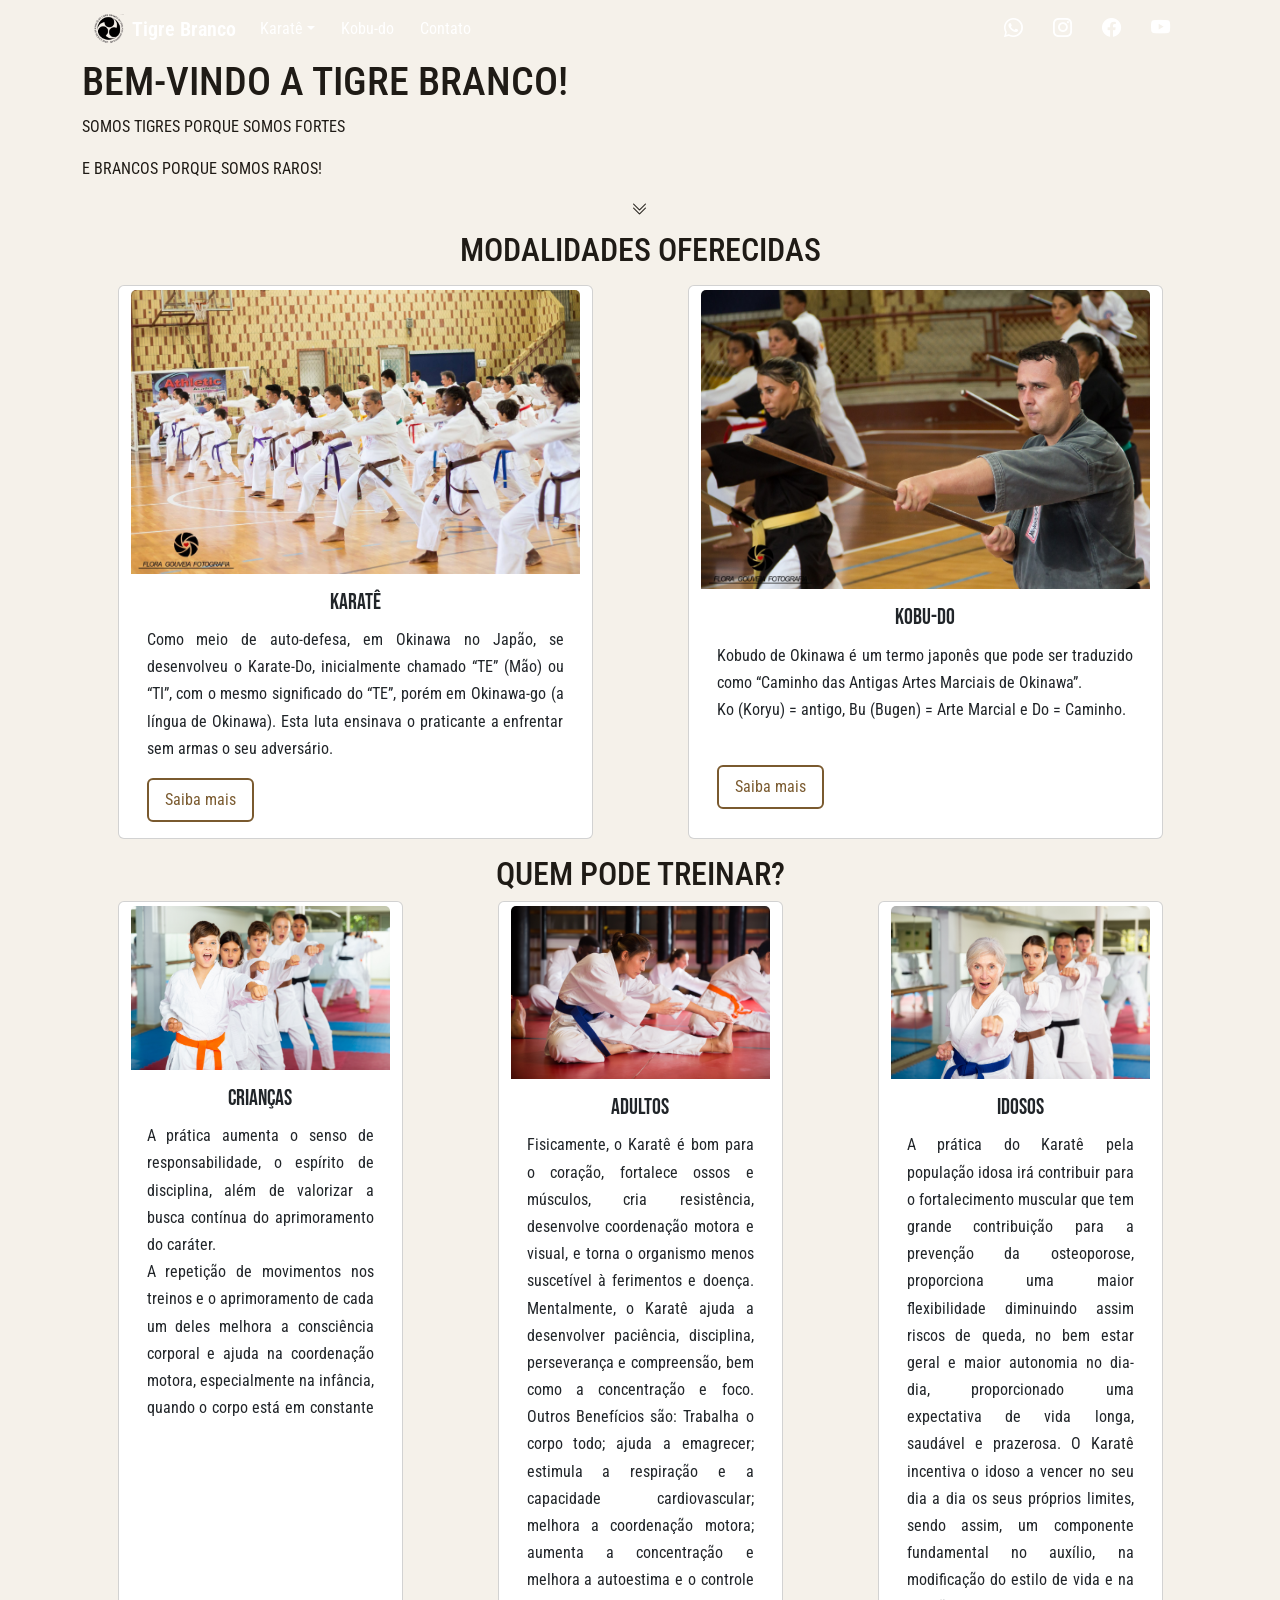
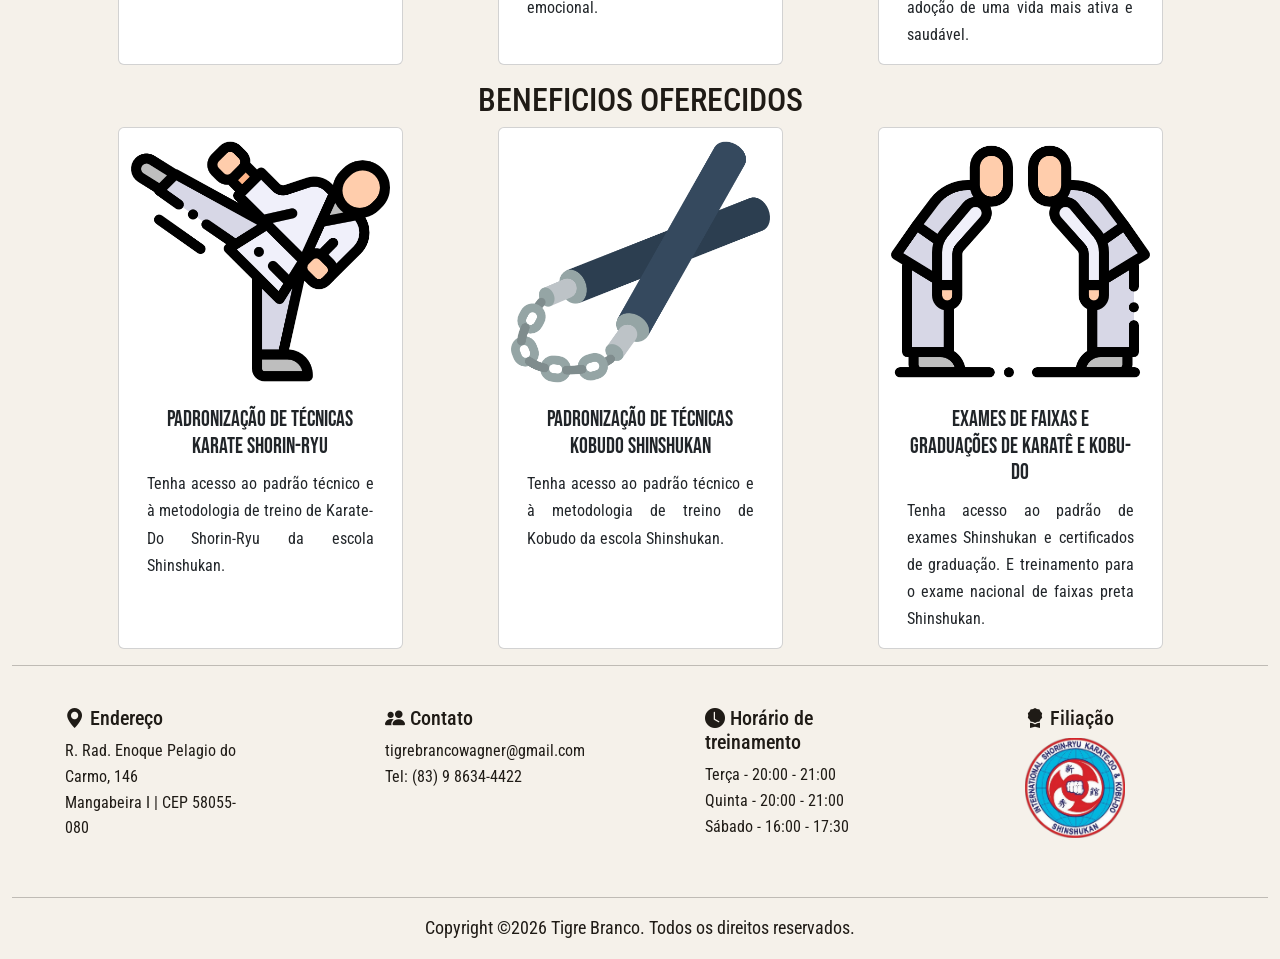
<file: index.html>
<!DOCTYPE html>
<html lang="pt-br">

<head>
    <meta charset="UTF-8">
    <meta http-equiv="X-UA-Compatible" content="IE=edge">
    <meta name="viewport" content="width=device-width, initial-scale=1.0">
    <meta name="description"
        content="Tigre Branco Paraiba: aulas de Karate e Kobudo para criancas, adultos e idosos em Joao Pessoa.">

    <!-- BOOTSTRAP CSS -->
    <link href="https://cdn.jsdelivr.net/npm/bootstrap@5.2.2/dist/css/bootstrap.min.css" rel="stylesheet"
        integrity="sha384-Zenh87qX5JnK2Jl0vWa8Ck2rdkQ2Bzep5IDxbcnCeuOxjzrPF/et3URy9Bv1WTRi" crossorigin="anonymous">

    <!-- BOOTSTRAP ICON -->
    <link rel="stylesheet" href="https://cdn.jsdelivr.net/npm/bootstrap-icons@1.9.1/font/bootstrap-icons.css">

    <!-- FAV ICON -->
    <link rel="shortcut icon" href="./img/communPages/tigre-branco-favicon.svg" type="image/x-icon">

    <!-- CSS -->
    <link rel="stylesheet" href="./css/style.css">

    <title>Tigre Branco - Home</title>
</head>

<body>
    <a class="skip-link" href="#conteudo">Pular para o conteudo principal</a>

    <div class="container-fluid container00">
        <div class="container-fluid container00 container01">
            <div class="container">
                <header class="header">
                    <nav class="navbar navbar-expand-lg bg-transparent main-navbar" aria-label="Navegacao principal">
                        <div class="container-fluid">
                            <a class="navbar-brand text-white" href="./index.html">
                                <img src="./img/communPages/tigre-branco-favicon.svg" alt="Logo" width="30" height="30"
                                    class="d-inline-block align-text-center">
                                Tigre Branco
                            </a>
                            <button class="navbar-toggler" type="button" data-bs-toggle="collapse"
                                data-bs-target="#navbarNav" aria-controls="navbarNav" aria-expanded="false"
                                aria-label="Abrir menu">
                                <span class="navbar-toggler-icon"></span>
                            </button>
                            <div class="collapse navbar-collapse divNav" id="navbarNav">
                                <ul class="navbar-nav me-auto mb-2 mb-lg-0">
                                    <li class="nav-item dropdown">
                                        <a class="nav-link dropdown-toggle text-white" href="#" role="button"
                                            data-bs-toggle="dropdown" aria-expanded="false">Karatê</a>
                                        <ul class="dropdown-menu dropMenu">
                                            <li><a class="nav-item dropMenuStyle" href="./html/karate.html">Historia</a>
                                            </li>
                                            <li><a class="nav-item dropMenuStyle"
                                                    href="./html/historia-shinshukan.html">Historia da Shinshukan</a></li>
                                            <li><a class="nav-item dropMenuStyle"
                                                    href="./html/karateGenealogia.html">Genealogia</a></li>
                                        </ul>
                                    </li>
                                    <li class="nav-item">
                                        <a class="nav-link text-white" href="./html/kobudo.html">Kobu-do</a>
                                    </li>
                                    <li class="nav-item">
                                        <a class="nav-link text-white" href="./html/contato.html">Contato</a>
                                    </li>
                                </ul>
                            </div>
                            <div class="d-flex align-items-center social-links">
                                <a class="text-reset me-3" target="_blank" rel="noopener noreferrer"
                                    aria-label="Conversar no WhatsApp"
                                    href="https://api.whatsapp.com/send?1=pt_BR&phone=5583986344422"><i
                                        class="bi bi-whatsapp"></i></a>
                                <a class="text-reset me-3" target="_blank" rel="noopener noreferrer"
                                    aria-label="Perfil no Instagram" href="https://www.instagram.com/wagnertigrebranco"><i
                                        class="bi bi-instagram"></i></a>
                                <a class="text-reset me-3" target="_blank" rel="noopener noreferrer"
                                    aria-label="Pagina no Facebook"
                                    href="https://www.facebook.com/tigrebrancoparaiba"><i
                                        class="bi bi-facebook"></i></a>
                                <a class="text-reset me-3" target="_blank" rel="noopener noreferrer"
                                    aria-label="Canal no YouTube"
                                    href="https://www.youtube.com/channel/UC96yPCGsgWlOI8CqJpohSKA"><i
                                        class="bi bi-youtube"></i></a>
                            </div>
                        </div>
                    </nav>
                </header>
            </div>
            <div class="container titlePadding">
                <h1 class="titleTigre">BEM-VINDO A TIGRE BRANCO!</h1>
                <p class="subTitleTigre">SOMOS TIGRES PORQUE SOMOS FORTES</p>
                <p class="subTitleTigre">E BRANCOS PORQUE SOMOS RAROS!</p>
            </div>
            <div class=" container text-center">
                <i class="bi bi-chevron-double-down arrowDown" aria-hidden="true"></i>
            </div>
        </div>
        <main id="conteudo">
        <div class="container spacer-40"></div>

        <div class="container">
            <h2 class="text-center mt-2 sectionTitle">MODALIDADES OFERECIDAS</h2>
            <div class="container spacer-40"></div>
            <div class="row justify-content-around">
                <div class="card cardModalidade mt-2 pt-1 col-5">
                    <img src="./img/home/karate.jpg" class="card-img-top" alt="Turma de karate em treino" loading="lazy"
                        decoding="async">
                    <div class="card-body">
                        <h5 class="card-title">Karatê</h5>
                        <p class="card-text">Como meio de auto-defesa, em Okinawa no Japão, se desenvolveu o Karate-Do,
                            inicialmente chamado “TE” (Mão) ou “TI”, com o mesmo significado do “TE”, porém em
                            Okinawa-go (a
                            língua de Okinawa). Esta luta ensinava o praticante a enfrentar sem armas o seu adversário.
                        </p>
                        <a href="./html/karate.html" class="btn btn-outline-info">Saiba mais</a>
                    </div>
                </div>
                <div class="card cardModalidade mt-2 pt-1 col-5">
                    <img src="./img/home/kobudo.jpg" class="card-img-top" alt="Turma de kobudo em treino" loading="lazy"
                        decoding="async">
                    <div class="card-body">
                        <h5 class="card-title">Kobu-do</h5>
                        <p class="card-text">Kobudo de Okinawa é um termo japonês que pode ser traduzido como “Caminho
                            das
                            Antigas
                            Artes Marciais de Okinawa”.<br> Ko (Koryu) = antigo, Bu (Bugen) = Arte Marcial e Do =
                            Caminho.
                        </p>
                        <br>
                        <a href="./html/kobudo.html" class="btn btn-outline-info">Saiba mais</a>
                    </div>
                </div>
            </div>
        </div>
        <div class="container spacer-40"></div>
        <div class="container">
            <h2 class="text-center pt-3 sectionTitle">QUEM PODE TREINAR?</h2>
            <div class="container spacer-40"></div>
            <div class="row justify-content-around">
                <div class="card cardTreinar pt-1 col-3">
                    <img src="./img/home/criancas.jpg" class="card-img-top" alt="Criancas treinando karate"
                        loading="lazy" decoding="async">
                    <div class="card-body">
                        <h5 class="card-title">Crianças</h5>
                        <div class="scrollable">
                            <p class="card-text">
                                A prática aumenta o senso de responsabilidade, o espírito de disciplina, além de
                                valorizar
                                a busca contínua do aprimoramento do caráter.<br>

                                A repetição de movimentos nos treinos e o aprimoramento de cada um deles melhora a
                                consciência corporal e ajuda na coordenação motora, especialmente na infância, quando o
                                corpo está em constante transformação.<br>

                                As aulas incluem exercícios voltados para a respiração correta e, por isso, o praticante
                                vivencia o desenvolvimento da sua capacidade respiratória.<br>

                                A atividade exige capacidade de refletir e interpretar o que está sendo ensinado e, por
                                isso, é também um ótimo exercício de foco e concentração.<br>

                                Com o treino constante, a criança também aprende mais sobre si mesmo e o seu potencial,
                                adotar uma postura confiante e assertiva para superar as dificuldades e desafios por
                                toda a vida.
                            </p>
                        </div>
                    </div>
                </div>
                <div class="card cardTreinar pt-1 col-3">
                    <img src="./img/home/adultos.jpg" class="card-img-top" alt="Adultos treinando karate" loading="lazy"
                        decoding="async">
                    <div class="card-body">
                        <h5 class="card-title">Adultos</h5>
                        <p class="card-text">Fisicamente, o Karatê é bom para o coração, fortalece ossos e músculos,
                            cria resistência, desenvolve coordenação motora e visual, e torna o organismo menos
                            suscetível à ferimentos e doença. Mentalmente, o Karatê ajuda a desenvolver paciência,
                            disciplina, perseverança e compreensão,
                            bem como a concentração e foco. Outros Benefícios são: Trabalha o corpo todo; ajuda a
                            emagrecer; estimula a respiração e a capacidade cardiovascular; melhora a coordenação
                            motora; aumenta a concentração e melhora a autoestima e o controle emocional.
                        </p>
                    </div>
                </div>
                <div class="card cardTreinar pt-1 col-3">
                    <img src="./img/home/idosos.jpg" class="card-img-top" alt="Idosos treinando karate" loading="lazy"
                        decoding="async">
                    <div class="card-body">
                        <h5 class="card-title">Idosos</h5>
                        <p class="card-text">A prática do Karatê pela população idosa irá contribuir para o
                            fortalecimento muscular que tem grande contribuição para a prevenção da osteoporose,
                            proporciona uma maior flexibilidade diminuindo assim riscos de queda, no bem estar geral e
                            maior autonomia no dia-dia, proporcionado uma expectativa de vida longa, saudável e
                            prazerosa.
                            O Karatê incentiva o idoso a vencer no seu dia a dia os seus próprios limites, sendo assim,
                            um componente fundamental no auxílio, na modificação do estilo de vida e na adoção de uma
                            vida mais ativa e saudável.</p>
                    </div>
                </div>
            </div>
        </div>
        <div class="container spacer-40"></div>
        <div class="container">
            <h2 class="text-center pt-3 sectionTitle">BENEFICIOS OFERECIDOS</h2>
            <div class="container spacer-40"></div>
            <div class="row justify-content-around">
                <div class="card cardBeneficios pt-1 col-3">
                    <img src="./img/home/karate-1.png" class="card-img-top" alt="Treino de tecnicas de karate"
                        loading="lazy" decoding="async">
                    <div class="card-body">
                        <h5 class="card-title">Padronização de técnicas Karate Shorin-Ryu</h5>
                        <p class="card-text">Tenha acesso ao padrão técnico e à metodologia de treino de Karate-Do
                            Shorin-Ryu da escola Shinshukan.</p>
                    </div>
                </div>
                <div class="card cardBeneficios pt-1 col-3">
                    <img src="./img/home/nunchaku.png" class="card-img-top" alt="Treino tecnico de kobudo"
                        loading="lazy" decoding="async">
                    <div class="card-body">
                        <h5 class="card-title">Padronização de técnicas Kobudo Shinshukan</h5>
                        <p class="card-text">Tenha acesso ao padrão técnico e à metodologia de treino de Kobudo da
                            escola Shinshukan.</p>
                    </div>
                </div>
                <div class="card cardBeneficios pt-1 col-3">
                    <img src="./img/home/karate-2.png" class="card-img-top" alt="Exame de faixa e graduacao"
                        loading="lazy" decoding="async">
                    <div class="card-body">
                        <h5 class="card-title">Exames de Faixas e Graduações de Karatê e Kobu-do</h5>
                        <p class="card-text">Tenha acesso ao padrão de exames Shinshukan e certificados de graduação. E
                            treinamento para o exame nacional de faixas preta Shinshukan.</p>
                    </div>
                </div>
            </div>
        </div>
        <div class="container spacer-40"></div>
        <hr>
        <div class="container spacer-40"></div>
        <footer>
            <div class="row footer justify-content-around">
                <div class="col-2">
                    <p class="h5"><i class="bi bi-geo-alt-fill"></i> Endereço</p>
                    <p>R. Rad. Enoque Pelagio do Carmo, 146<br>
                        Mangabeira I | CEP 58055-080</p>
                </div>
                <div class="col-2">
                    <p class="h5"><i class="bi bi-people-fill"></i> Contato</p>
                    <p>tigrebrancowagner@gmail.com<br>
                        Tel: (83) 9 8634-4422</p>
                </div>
                <div class="col-2">
                    <p class="h5"><i class="bi bi-clock-fill"></i> Horário de treinamento</p>
                    <p>Terça - 20:00 - 21:00<br>
                        Quinta - 20:00 - 21:00<br>
                        Sábado - 16:00 - 17:30
                    </p>
                </div>
                <div class="col-2">
                    <p class="h5"><i class="bi bi-award-fill"></i> Filiação</p>
                    <img src="./img/communPages/shinshukan.png" alt="Logo da filiacao Shinshukan" class="footer-logo"
                        loading="lazy" decoding="async">
                </div>
            </div>
            <hr>
            <div class="container spacer-5"></div>
            <p class="copy" style="text-align: center;">Copyright &copy;2026 Tigre Branco. Todos os direitos reservados.
            </p>
            <div class="container spacer-5"></div>
        </footer>
        </main>
    </div>

    <!-- BOOTSTRAP JAVASCRIPT -->
    <script src="https://cdn.jsdelivr.net/npm/bootstrap@5.2.2/dist/js/bootstrap.bundle.min.js"
        integrity="sha384-OERcA2EqjJCMA+/3y+gxIOqMEjwtxJY7qPCqsdltbNJuaOe923+mo//f6V8Qbsw3"
        crossorigin="anonymous"></script>

</body>

</html>
</file>
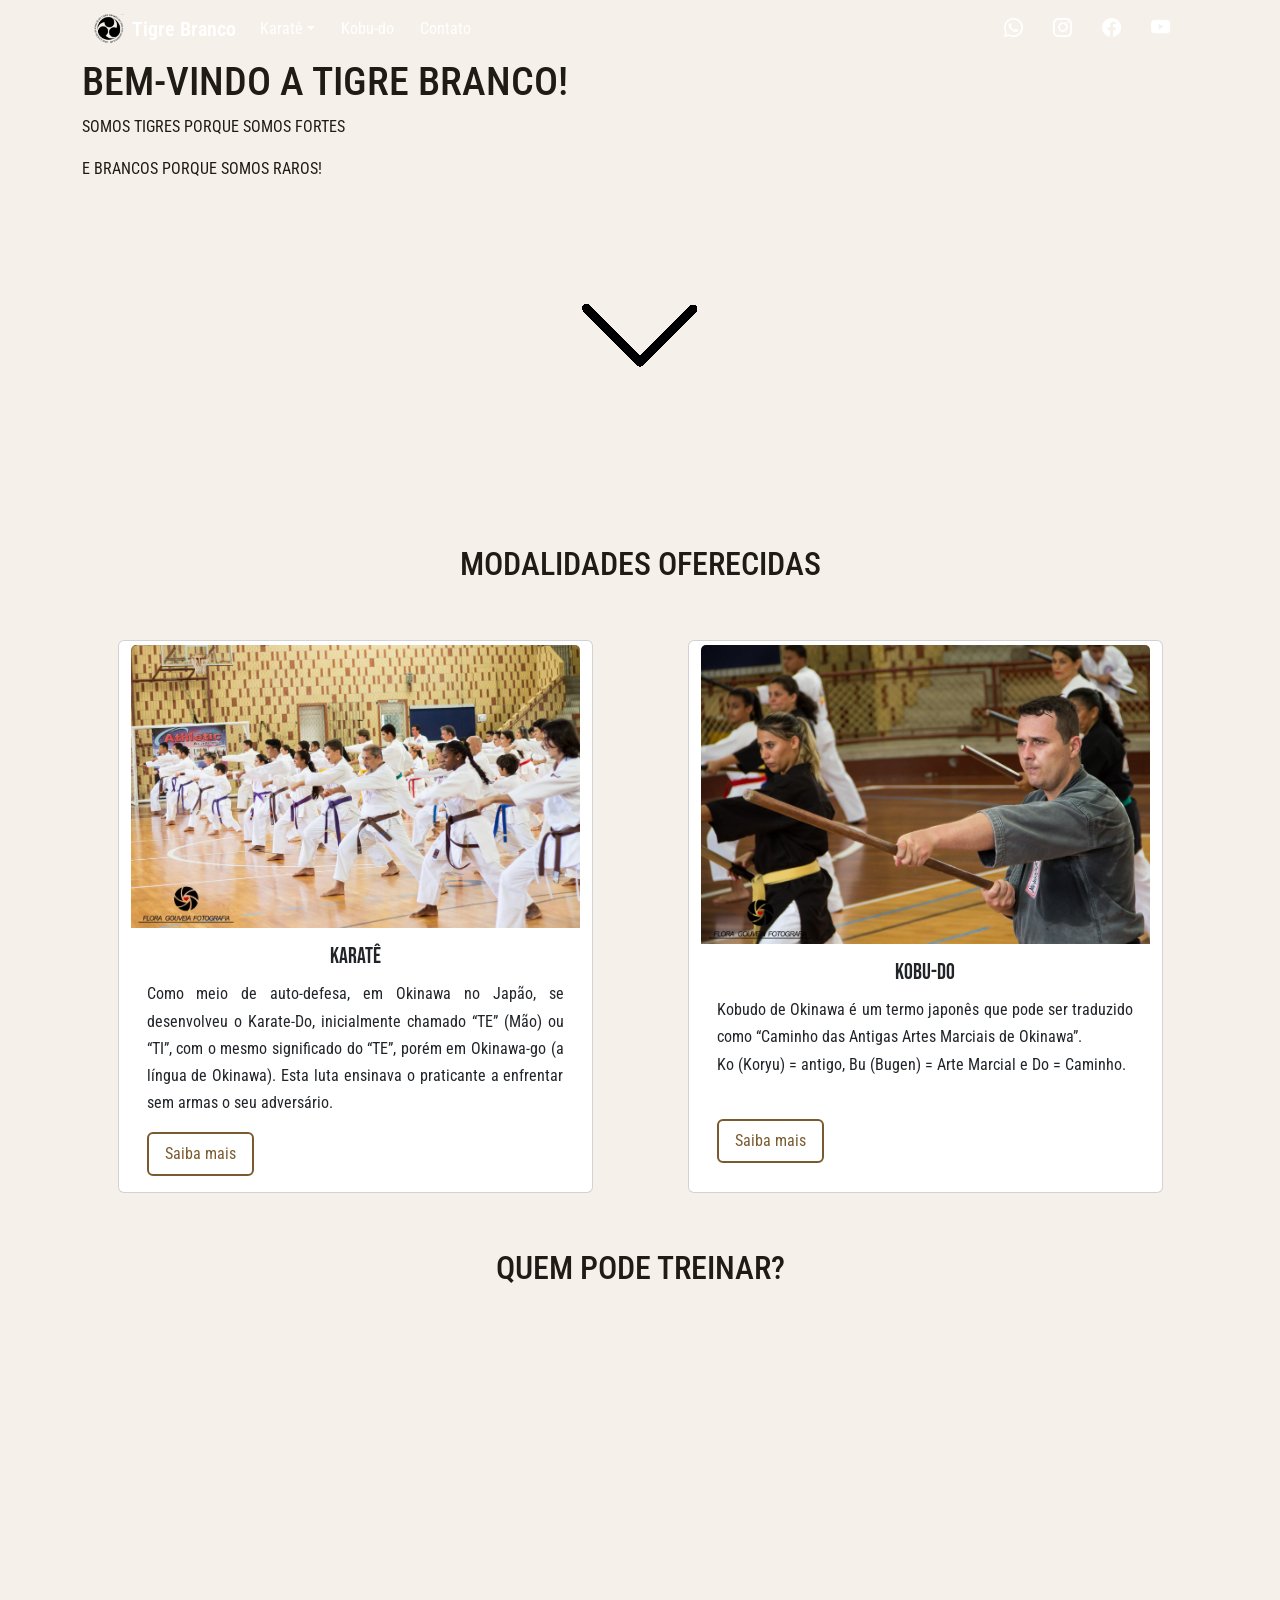
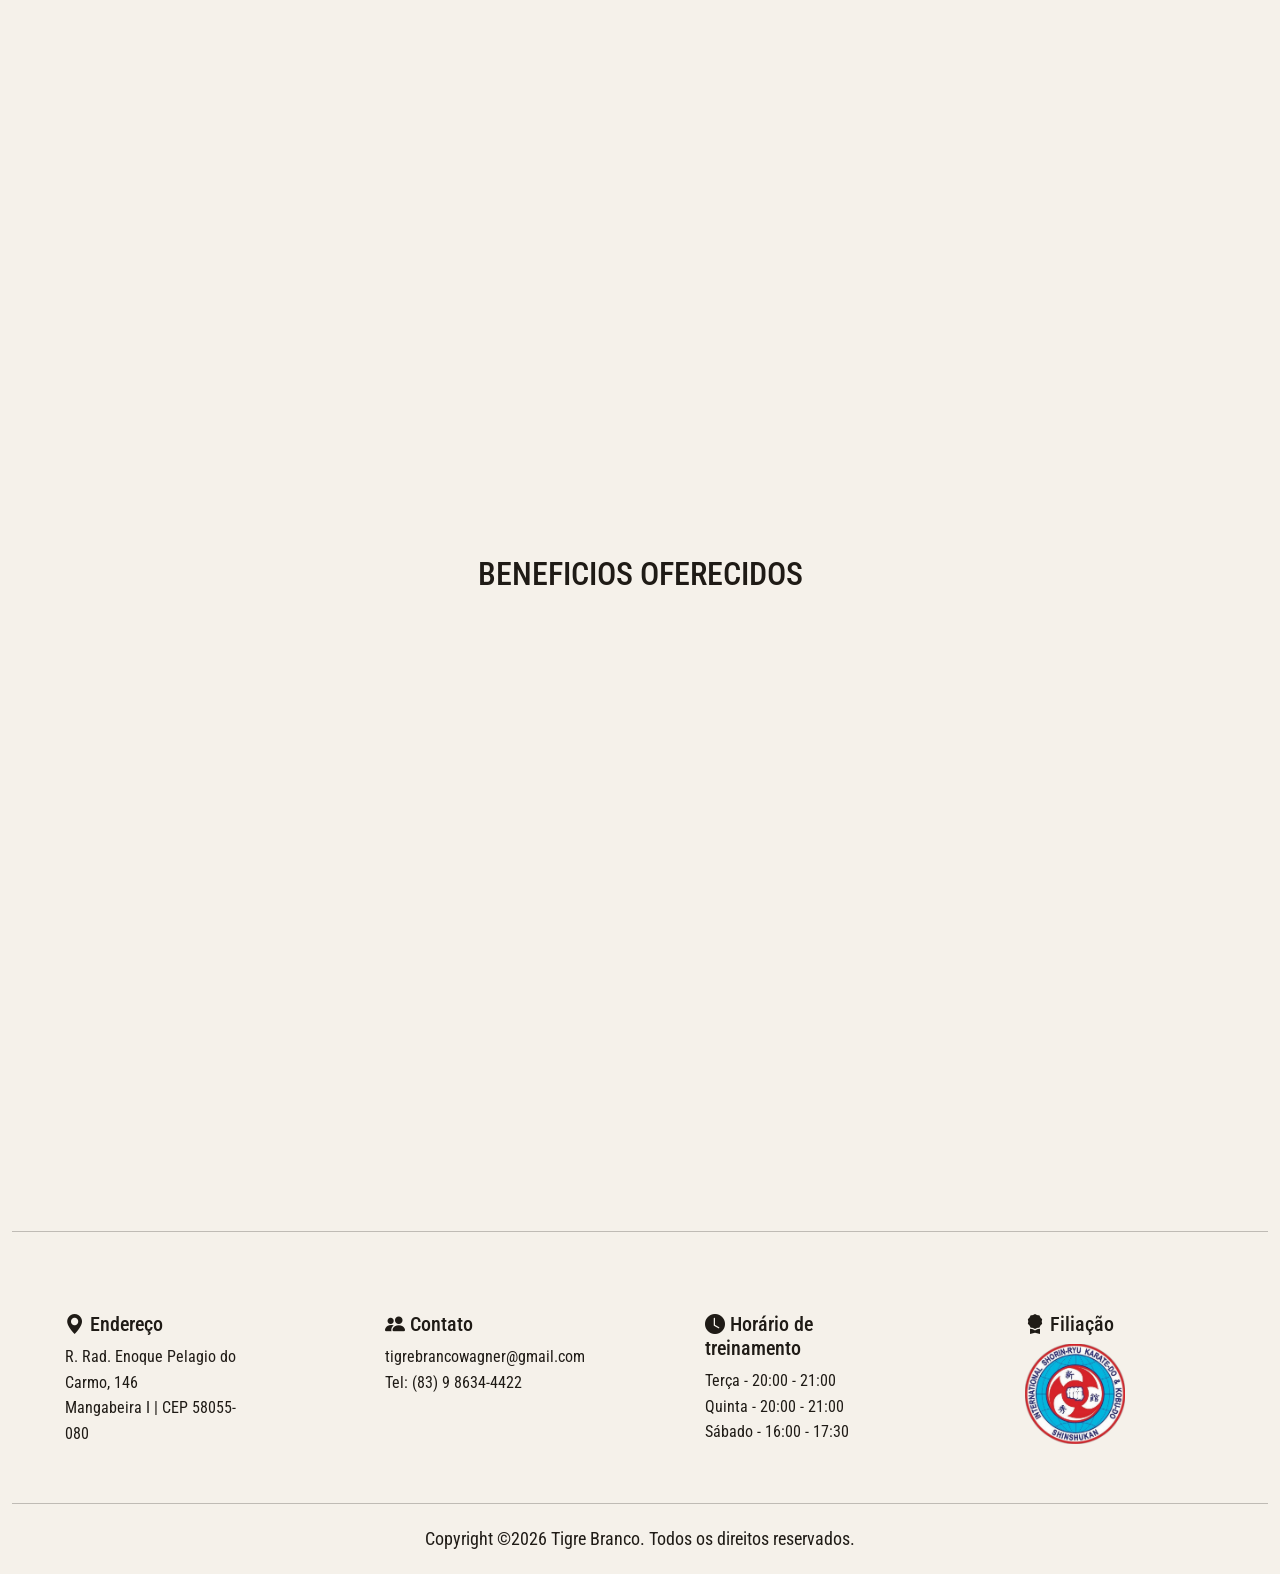
<file: home.html>
<!DOCTYPE html>
<html lang="pt-br">

<head>
    <meta charset="UTF-8">
    <meta http-equiv="X-UA-Compatible" content="IE=edge">
    <meta name="viewport" content="width=device-width, initial-scale=1.0">
    <meta name="description"
        content="Tigre Branco Paraiba: aulas de Karate e Kobudo para criancas, adultos e idosos em Joao Pessoa.">

    <!-- BOOTSTRAP CSS -->
    <link href="https://cdn.jsdelivr.net/npm/bootstrap@5.2.2/dist/css/bootstrap.min.css" rel="stylesheet"
        integrity="sha384-Zenh87qX5JnK2Jl0vWa8Ck2rdkQ2Bzep5IDxbcnCeuOxjzrPF/et3URy9Bv1WTRi" crossorigin="anonymous">

    <!-- BOOTSTRAP ICON -->
    <link rel="stylesheet" href="https://cdn.jsdelivr.net/npm/bootstrap-icons@1.9.1/font/bootstrap-icons.css">

    <!-- LIB AOS-->
    <link rel="stylesheet" href="https://unpkg.com/aos@next/dist/aos.css" />

    <!-- FAV ICON -->
    <link rel="shortcut icon" href="./img/communPages/tigre-branco-favicon.svg" type="image/x-icon">

    <!-- CSS -->
    <link rel="stylesheet" href="./css/style.css">

    <title>Tigre Branco - Home</title>
</head>

<body>
    <a class="skip-link" href="#conteudo">Pular para o conteudo principal</a>

    <div class="container-fluid container00">
        <div class="container-fluid container00 container01">
            <div class="container">
                <header class="header">
                    <nav class="navbar navbar-expand-lg bg-transparent main-navbar" aria-label="Navegacao principal">
                        <div class="container-fluid">
                            <a class="navbar-brand text-white" href="./home.html">
                                <img src="./img/communPages/tigre-branco-favicon.svg" alt="Logo" width="30" height="30"
                                    class="d-inline-block align-text-center">
                                Tigre Branco
                            </a>
                            <button class="navbar-toggler" type="button" data-bs-toggle="collapse"
                                data-bs-target="#navbarNav" aria-controls="navbarNav" aria-expanded="false"
                                aria-label="Abrir menu">
                                <span class="navbar-toggler-icon"></span>
                            </button>
                            <div class="collapse navbar-collapse divNav" id="navbarNav">
                                <ul class="navbar-nav me-auto mb-2 mb-lg-0">
                                    <li class="nav-item dropdown">
                                        <a class="nav-link dropdown-toggle text-white" href="#" role="button"
                                            data-bs-toggle="dropdown" aria-expanded="false">Karatê</a>
                                        <ul class="dropdown-menu dropMenu">
                                            <li><a class="nav-item dropMenuStyle" href="./html/karate.html">Historia</a>
                                            </li>
                                            <li><a class="nav-item dropMenuStyle"
                                                    href="./html/karateGenealogia.html">Genealogia</a></li>
                                        </ul>
                                    </li>
                                    <li class="nav-item">
                                        <a class="nav-link text-white" href="./html/kobudo.html">Kobu-do</a>
                                    </li>
                                    <li class="nav-item">
                                        <a class="nav-link text-white" href="./html/contato.html">Contato</a>
                                    </li>
                                </ul>
                            </div>
                            <div class="d-flex align-items-center social-links">
                                <a class="text-reset me-3" target="_blank" rel="noopener noreferrer"
                                    aria-label="Conversar no WhatsApp"
                                    href="https://api.whatsapp.com/send?1=pt_BR&phone=5583986344422"><i
                                        class="bi bi-whatsapp"></i></a>
                                <a class="text-reset me-3" target="_blank" rel="noopener noreferrer"
                                    aria-label="Perfil no Instagram" href="https://www.instagram.com/wagnertigrebranco"><i
                                        class="bi bi-instagram"></i></a>
                                <a class="text-reset me-3" target="_blank" rel="noopener noreferrer"
                                    aria-label="Pagina no Facebook"
                                    href="https://www.facebook.com/tigrebrancoparaiba"><i
                                        class="bi bi-facebook"></i></a>
                                <a class="text-reset me-3" target="_blank" rel="noopener noreferrer"
                                    aria-label="Canal no YouTube"
                                    href="https://www.youtube.com/channel/UC96yPCGsgWlOI8CqJpohSKA"><i
                                        class="bi bi-youtube"></i></a>
                            </div>
                        </div>
                    </nav>
                </header>
            </div>
            <div class="container titlePadding" data-aos="fade-right" data-aos-duration="3000">
                <h1 class="titleTigre">BEM-VINDO A TIGRE BRANCO!</h1>
                <p class="subTitleTigre">SOMOS TIGRES PORQUE SOMOS FORTES</p>
                <p class="subTitleTigre">E BRANCOS PORQUE SOMOS RAROS!</p>
            </div>
            <div class=" container text-center">
                <img src="./img/communPages/arrow-down.gif" alt="" class="arrowDown" loading="lazy" decoding="async">
            </div>
        </div>
        <main id="conteudo">
        <div class="container" style="height: 40px;"></div>

        <div class="container">
            <h2 class="text-center mt-2 sectionTitle">MODALIDADES OFERECIDAS</h2>
            <div class="container" style="height: 40px;"></div>
            <div class="row justify-content-around">
                <div class="card cardModalidade mt-2 pt-1 col-5" data-aos="fade-right" data-aos-duration="3000">
                    <img src="./img/home/karate.jpg" class="card-img-top" alt="Turma de karate em treino" loading="lazy"
                        decoding="async">
                    <div class="card-body">
                        <h5 class="card-title">Karatê</h5>
                        <p class="card-text">Como meio de auto-defesa, em Okinawa no Japão, se desenvolveu o Karate-Do,
                            inicialmente chamado “TE” (Mão) ou “TI”, com o mesmo significado do “TE”, porém em
                            Okinawa-go (a
                            língua de Okinawa). Esta luta ensinava o praticante a enfrentar sem armas o seu adversário.
                        </p>
                        <a href="./html/karate.html" class="btn btn-outline-info">Saiba mais</a>
                    </div>
                </div>
                <div class="card cardModalidade mt-2 pt-1 col-5" data-aos="fade-left" data-aos-duration="3000">
                    <img src="./img/home/kobudo.jpg" class="card-img-top" alt="Turma de kobudo em treino" loading="lazy"
                        decoding="async">
                    <div class="card-body">
                        <h5 class="card-title">Kobu-do</h5>
                        <p class="card-text">Kobudo de Okinawa é um termo japonês que pode ser traduzido como “Caminho
                            das
                            Antigas
                            Artes Marciais de Okinawa”.<br> Ko (Koryu) = antigo, Bu (Bugen) = Arte Marcial e Do =
                            Caminho.
                        </p>
                        <br>
                        <a href="./html/kobudo.html" class="btn btn-outline-info">Saiba mais</a>
                    </div>
                </div>
            </div>
        </div>
        <div class="container" style="height: 40px;"></div>
        <div class="container">
            <h2 class="text-center pt-3 sectionTitle">QUEM PODE TREINAR?</h2>
            <div class="container" style="height: 40px;"></div>
            <div class="row justify-content-around">
                <div class="card cardTreinar pt-1 col-3" data-aos="zoom-in" data-aos-duration="3000">
                    <img src="./img/home/criancas.jpg" class="card-img-top" alt="Criancas treinando karate"
                        loading="lazy" decoding="async">
                    <div class="card-body">
                        <h5 class="card-title">Crianças</h5>
                        <div class="scrollable">
                            <p class="card-text">
                                A prática aumenta o senso de responsabilidade, o espírito de disciplina, além de
                                valorizar
                                a busca contínua do aprimoramento do caráter.<br>

                                A repetição de movimentos nos treinos e o aprimoramento de cada um deles melhora a
                                consciência corporal e ajuda na coordenação motora, especialmente na infância, quando o
                                corpo está em constante transformação.<br>

                                As aulas incluem exercícios voltados para a respiração correta e, por isso, o praticante
                                vivencia o desenvolvimento da sua capacidade respiratória.<br>

                                A atividade exige capacidade de refletir e interpretar o que está sendo ensinado e, por
                                isso, é também um ótimo exercício de foco e concentração.<br>

                                Com o treino constante, a criança também aprende mais sobre si mesmo e o seu potencial,
                                adotar uma postura confiante e assertiva para superar as dificuldades e desafios por
                                toda a vida.
                            </p>
                        </div>
                    </div>
                </div>
                <div class="card cardTreinar pt-1 col-3" data-aos="zoom-in" data-aos-duration="3000">
                    <img src="./img/home/adultos.jpg" class="card-img-top" alt="Adultos treinando karate" loading="lazy"
                        decoding="async">
                    <div class="card-body">
                        <h5 class="card-title">Adultos</h5>
                        <p class="card-text">Fisicamente, o Karatê é bom para o coração, fortalece ossos e músculos,
                            cria resistência, desenvolve coordenação motora e visual, e torna o organismo menos
                            suscetível à ferimentos e doença. Mentalmente, o Karatê ajuda a desenvolver paciência,
                            disciplina, perseverança e compreensão,
                            bem como a concentração e foco. Outros Benefícios são: Trabalha o corpo todo; ajuda a
                            emagrecer; estimula a respiração e a capacidade cardiovascular; melhora a coordenação
                            motora; aumenta a concentração e melhora a autoestima e o controle emocional.
                        </p>
                    </div>
                </div>
                <div class="card cardTreinar pt-1 col-3" data-aos="zoom-in" data-aos-duration="3000">
                    <img src="./img/home/idosos.jpg" class="card-img-top" alt="Idosos treinando karate" loading="lazy"
                        decoding="async">
                    <div class="card-body">
                        <h5 class="card-title">Idosos</h5>
                        <p class="card-text">A prática do Karatê pela população idosa irá contribuir para o
                            fortalecimento muscular que tem grande contribuição para a prevenção da osteoporose,
                            proporciona uma maior flexibilidade diminuindo assim riscos de queda, no bem estar geral e
                            maior autonomia no dia-dia, proporcionado uma expectativa de vida longa, saudável e
                            prazerosa.
                            O Karatê incentiva o idoso a vencer no seu dia a dia os seus próprios limites, sendo assim,
                            um componente fundamental no auxílio, na modificação do estilo de vida e na adoção de uma
                            vida mais ativa e saudável.</p>
                    </div>
                </div>
            </div>
        </div>
        <div class="container" style="height: 40px;"></div>
        <div class="container">
            <h2 class="text-center pt-3 sectionTitle">BENEFICIOS OFERECIDOS</h2>
            <div class="container" style="height: 40px;"></div>
            <div class="row justify-content-around">
                <div class="card cardBeneficios pt-1 col-3" data-aos="zoom-in" data-aos-duration="3000"
                    style="width: 350px;">
                    <img src="./img/home/karate-1.png" class="card-img-top" alt="Treino de tecnicas de karate"
                        loading="lazy" decoding="async">
                    <div class="card-body">
                        <h5 class="card-title">Padronização de técnicas Karate Shorin-Ryu</h5>
                        <p class="card-text">Tenha acesso ao padrão técnico e à metodologia de treino de Karate-Do
                            Shorin-Ryu da escola Shinshukan.</p>
                    </div>
                </div>
                <div class="card cardBeneficios pt-1 col-3" data-aos="zoom-in" data-aos-duration="3000"
                    style="width: 350px;">
                    <img src="./img/home/nunchaku.png" class="card-img-top" alt="Treino tecnico de kobudo"
                        loading="lazy" decoding="async">
                    <div class="card-body">
                        <h5 class="card-title">Padronização de técnicas Kobudo Shinshukan</h5>
                        <p class="card-text">Tenha acesso ao padrão técnico e à metodologia de treino de Kobudo da
                            escola Shinshukan.</p>
                    </div>
                </div>
                <div class="card cardBeneficios pt-1 col-3" data-aos="zoom-in" data-aos-duration="3000"
                    style="width: 350px;">
                    <img src="./img/home/karate-2.png" class="card-img-top" alt="Exame de faixa e graduacao"
                        loading="lazy" decoding="async">
                    <div class="card-body">
                        <h5 class="card-title">Exames de Faixas e Graduações de Karatê e Kobu-do</h5>
                        <p class="card-text">Tenha acesso ao padrão de exames Shinshukan e certificados de graduação. E
                            treinamento para o exame nacional de faixas preta Shinshukan.</p>
                    </div>
                </div>
            </div>
        </div>
        <div class="container" style="height: 40px;"></div>
        <hr>
        <div class="container" style="height: 40px;"></div>
        <footer>
            <div class="row footer justify-content-around">
                <div class="col-2">
                    <p class="h5"><i class="bi bi-geo-alt-fill"></i> Endereço</p>
                    <p>R. Rad. Enoque Pelagio do Carmo, 146<br>
                        Mangabeira I | CEP 58055-080</p>
                </div>
                <div class="col-2">
                    <p class="h5"><i class="bi bi-people-fill"></i> Contato</p>
                    <p>tigrebrancowagner@gmail.com<br>
                        Tel: (83) 9 8634-4422</p>
                </div>
                <div class="col-2">
                    <p class="h5"><i class="bi bi-clock-fill"></i> Horário de treinamento</p>
                    <p>Terça - 20:00 - 21:00<br>
                        Quinta - 20:00 - 21:00<br>
                        Sábado - 16:00 - 17:30
                    </p>
                </div>
                <div class="col-2">
                    <p class="h5"><i class="bi bi-award-fill"></i> Filiação</p>
                    <img src="./img/communPages/shinshukan.png" alt="Logo da filiacao Shinshukan" style="width: 100px;"
                        loading="lazy" decoding="async">
                </div>
            </div>
            <hr>
            <div class="container" style="height: 5px;"></div>
            <p class="copy" style="text-align: center;">Copyright &copy;2026 Tigre Branco. Todos os direitos reservados.
            </p>
            <div class="container" style="height: 5px;"></div>
        </footer>
        </main>
    </div>

    <!-- BOOTSTRAP JAVASCRIPT -->
    <script src="https://cdn.jsdelivr.net/npm/bootstrap@5.2.2/dist/js/bootstrap.bundle.min.js"
        integrity="sha384-OERcA2EqjJCMA+/3y+gxIOqMEjwtxJY7qPCqsdltbNJuaOe923+mo//f6V8Qbsw3"
        crossorigin="anonymous"></script>

    <!-- LIB AOS SCRIPT -->
    <script src="https://unpkg.com/aos@next/dist/aos.js"></script>
    <script>
        AOS.init();
    </script>
</body>

</html>
</file>
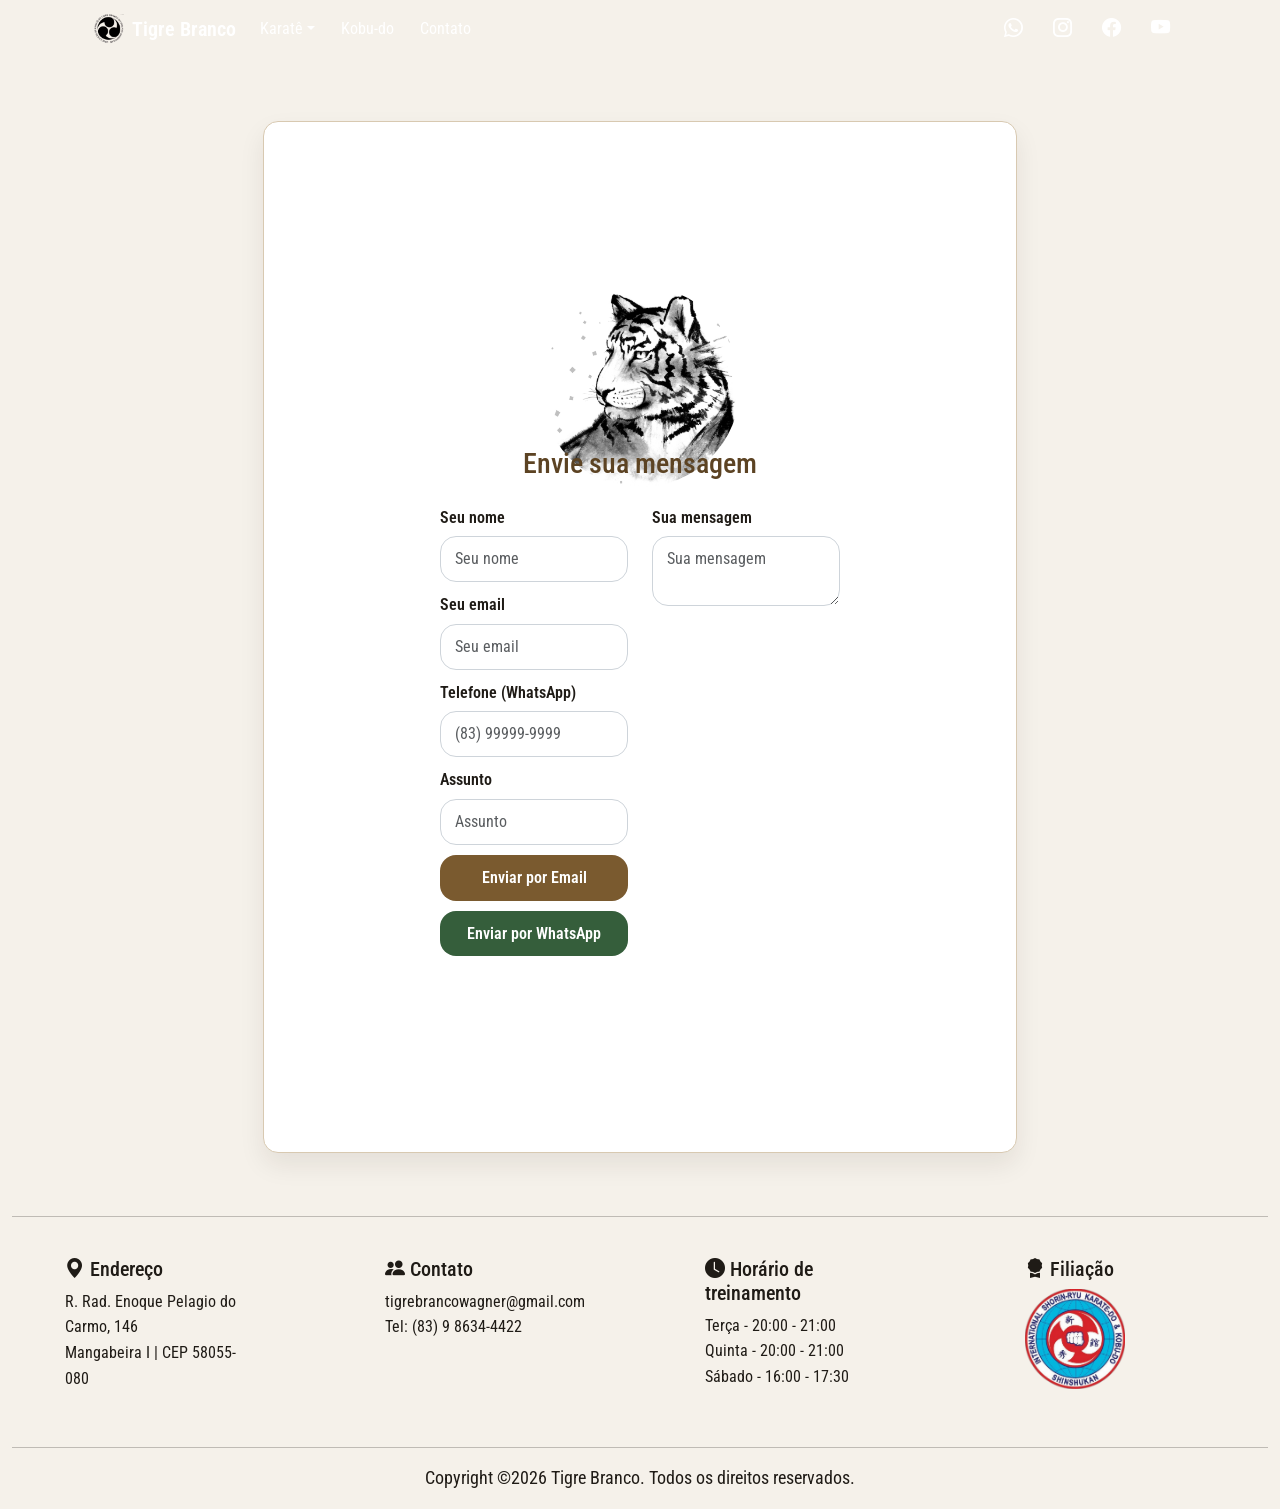
<file: html/contato.html>
<!DOCTYPE html>
<html lang="pt-br">

<head>
    <meta charset="UTF-8">
    <meta http-equiv="X-UA-Compatible" content="IE=edge">
    <meta name="viewport" content="width=device-width, initial-scale=1.0">
    <meta name="description"
        content="Entre em contato com a Tigre Branco Paraiba para horarios, turmas e informacoes sobre aulas de Karate e Kobudo.">

    <!-- BOOTSTRAP CSS -->
    <link href="https://cdn.jsdelivr.net/npm/bootstrap@5.2.2/dist/css/bootstrap.min.css" rel="stylesheet"
        integrity="sha384-Zenh87qX5JnK2Jl0vWa8Ck2rdkQ2Bzep5IDxbcnCeuOxjzrPF/et3URy9Bv1WTRi" crossorigin="anonymous">

    <!-- BOOTSTRAP ICON -->
    <link rel="stylesheet" href="https://cdn.jsdelivr.net/npm/bootstrap-icons@1.9.1/font/bootstrap-icons.css">

    <!-- FAV ICON -->
    <link rel="shortcut icon" href="../img/communPages/tigre-branco-favicon.svg" type="image/x-icon">

    <!-- CSS -->
    <link rel="stylesheet" href="../css/style.css">

    <title>Tigre Branco - Contato</title>
</head>

<body>
    <a class="skip-link" href="#conteudo">Pular para o conteudo principal</a>
    <div class="container-fluid container00">
        <div class="container00 container03">
            <div class="container">
                <header class="header">
                    <nav class="navbar navbar-expand-lg bg-transparent main-navbar" aria-label="Navegacao principal">
                        <div class="container-fluid">
                            <a class="navbar-brand text-white" href="../index.html">
                                <img src="../img/communPages/tigre-branco-favicon.svg" alt="Logo" width="30" height="30"
                                    class="d-inline-block align-text-center">
                                Tigre Branco
                            </a>
                            <button class="navbar-toggler" type="button" data-bs-toggle="collapse"
                                data-bs-target="#navbarNav" aria-controls="navbarNav" aria-expanded="false"
                                aria-label="Abrir menu">
                                <span class="navbar-toggler-icon"></span>
                            </button>
                            <div class="collapse navbar-collapse" id="navbarNav">
                                <ul class="navbar-nav me-auto mb-2 mb-lg-0">
                                    <li class="nav-item dropdown">
                                        <a class="nav-link dropdown-toggle text-white" href="#" role="button"
                                            data-bs-toggle="dropdown" aria-expanded="false">Karatê</a>
                                        <ul class="dropdown-menu dropMenu">
                                            <li><a class="nav-item dropMenuStyle" href="./karate.html">Historia</a></li>
                                            <li><a class="nav-item dropMenuStyle"
                                                    href="./historia-shinshukan.html">Historia da Shinshukan</a></li>
                                            <li><a class="nav-item dropMenuStyle"
                                                    href="./karateGenealogia.html">Genealogia</a></li>
                                        </ul>
                                    </li>
                                    <li class="nav-item">
                                        <a class="nav-link text-white" href="./kobudo.html">Kobu-do</a>
                                    </li>
                                    <li class="nav-item">
                                        <a class="nav-link text-white" href="./contato.html">Contato</a>
                                    </li>
                                </ul>
                            </div>
                            <div class="d-flex align-items-center social-links">
                                <a class="text-reset me-3" target="_blank" rel="noopener noreferrer"
                                    aria-label="Conversar no WhatsApp"
                                    href="https://api.whatsapp.com/send?1=pt_BR&phone=5583986344422"><i
                                        class="bi bi-whatsapp"></i></a>
                                <a class="text-reset me-3" target="_blank" rel="noopener noreferrer"
                                    aria-label="Perfil no Instagram" href="https://www.instagram.com/wagnertigrebranco"><i
                                        class="bi bi-instagram"></i></a>
                                <a class="text-reset me-3" target="_blank" rel="noopener noreferrer"
                                    aria-label="Pagina no Facebook"
                                    href="https://www.facebook.com/tigrebrancoparaiba"><i
                                        class="bi bi-facebook"></i></a>
                                <a class="text-reset me-3" target="_blank" rel="noopener noreferrer"
                                    aria-label="Canal no YouTube"
                                    href="https://www.youtube.com/channel/UC96yPCGsgWlOI8CqJpohSKA"><i
                                        class="bi bi-youtube"></i></a>
                            </div>
                        </div>
                    </nav>
                </header>
            </div>
            <main id="conteudo" class="container contact-form">
                <div class="contact-image">
                    <img src="../img/contato/tigre.jpg" alt="Mascote Tigre Branco" class="tigre" loading="lazy"
                        decoding="async">
                </div>
                <form id="contactForm" action="https://formsubmit.co/tigrebrancowagner@gmail.com" method="POST"
                    class="needs-validation" novalidate>
                    <input type="hidden" name="_subject" value="Novo contato pelo site Tigre Branco">
                    <input type="hidden" name="_captcha" value="false">
                    <input type="hidden" name="_template" value="table">
                    <h3>Envie sua mensagem</h3>
                    <div class="row">
                        <div class="col-md-6">
                            <div class="form-group">
                                <label for="txtName" class="form-label">Seu nome</label>
                                <input id="txtName" type="text" name="txtName" class="form-control"
                                    placeholder="Seu nome" autocomplete="name" required />
                                <div class="invalid-feedback">Informe seu nome completo.</div>
                            </div>
                            <div class="form-group">
                                <label for="txtEmail" class="form-label">Seu email</label>
                                <input id="txtEmail" type="email" name="txtEmail" class="form-control"
                                    placeholder="Seu email" autocomplete="email" required />
                                <div class="invalid-feedback">Informe um email valido.</div>
                            </div>
                            <div class="form-group">
                                <label for="txtPhone" class="form-label">Telefone (WhatsApp)</label>
                                <input id="txtPhone" type="tel" name="txtPhone" class="form-control"
                                    placeholder="(83) 99999-9999" autocomplete="tel"
                                    pattern="^\+?[0-9\s\-\(\)]{10,18}$" required />
                                <div class="invalid-feedback">Informe um numero de telefone/WhatsApp valido.</div>
                            </div>
                            <div class="form-group">
                                <label for="txtSubject" class="form-label">Assunto</label>
                                <input id="txtSubject" type="text" name="txtSubject" class="form-control"
                                    placeholder="Assunto" required />
                                <div class="invalid-feedback">Informe o assunto da mensagem.</div>
                            </div>
                            <div class="form-group contact-actions">
                                <input type="submit" name="btnSubmit" class="btnContact" value="Enviar por Email" />
                                <button type="button" id="sendWhatsappBtn" class="btnWhatsapp">Enviar por WhatsApp</button>
                            </div>
                            <p id="contactFeedback" class="contact-feedback" aria-live="polite"></p>
                        </div>
                        <div class="col-md-6">
                            <div class="form-group">
                                <label for="txtMsg" class="form-label">Sua mensagem</label>
                                <textarea id="txtMsg" name="txtMsg" class="form-control contact-message w-100"
                                    placeholder="Sua mensagem" minlength="10" required></textarea>
                                <div class="invalid-feedback">Escreva uma mensagem com pelo menos 10 caracteres.</div>
                            </div>
                        </div>
                    </div>
                </form>
            </main>
        </div>

        <div class="container spacer-10"></div>
        <hr>
        <div class="container spacer-10"></div>
        <footer>
            <div class="row footer justify-content-around">
                <div class="col-2">
                    <p class="h5"><i class="bi bi-geo-alt-fill"></i> Endereço</p>
                    <p>R. Rad. Enoque Pelagio do Carmo, 146<br>
                        Mangabeira I | CEP 58055-080</p>
                </div>
                <div class="col-2">
                    <p class="h5"><i class="bi bi-people-fill"></i> Contato</p>
                    <p>tigrebrancowagner@gmail.com<br>
                        Tel: (83) 9 8634-4422</p>
                </div>
                <div class="col-2">
                    <p class="h5"><i class="bi bi-clock-fill"></i> Horário de treinamento</p>
                    <p>Terça - 20:00 - 21:00<br>
                        Quinta - 20:00 - 21:00<br>
                        Sábado - 16:00 - 17:30
                    </p>
                </div>
                <div class="col-2">
                    <p class="h5"><i class="bi bi-award-fill"></i> Filiação</p>
                    <img src="../img/communPages/shinshukan.png" alt="Logo da filiacao Shinshukan" class="footer-logo"
                        loading="lazy" decoding="async">
                </div>
            </div>
            <hr>
            <div class="container spacer-5"></div>
            <p class="copy" style="text-align: center;">Copyright &copy;2026 Tigre Branco. Todos os direitos reservados.
            </p>
            <div class="container spacer-5"></div>
        </footer>
    </div>

    <!-- BOOTSTRAP JAVASCRIPT -->
    <script src="https://cdn.jsdelivr.net/npm/bootstrap@5.2.2/dist/js/bootstrap.bundle.min.js"
        integrity="sha384-OERcA2EqjJCMA+/3y+gxIOqMEjwtxJY7qPCqsdltbNJuaOe923+mo//f6V8Qbsw3"
        crossorigin="anonymous"></script>

    <script>
        (function () {
            'use strict';
            const forms = document.querySelectorAll('.needs-validation');
            Array.from(forms).forEach((form) => {
                form.addEventListener('submit', async (event) => {
                    event.preventDefault();
                    if (!form.checkValidity()) {
                        event.stopPropagation();
                        const feedback = document.getElementById('contactFeedback');
                        feedback.textContent = 'Preencha os campos obrigatorios para enviar.';
                        feedback.className = 'contact-feedback error';
                        form.classList.add('was-validated');
                        return;
                    }
                    form.classList.add('was-validated');

                    const feedback = document.getElementById('contactFeedback');
                    const submitBtn = form.querySelector('input[type="submit"]');
                    const whatsappBtn = document.getElementById('sendWhatsappBtn');

                    submitBtn.disabled = true;
                    whatsappBtn.disabled = true;
                    submitBtn.value = 'Enviando...';
                    feedback.textContent = 'Enviando sua mensagem...';
                    feedback.className = 'contact-feedback pending';

                    try {
                        const response = await fetch(form.action, {
                            method: 'POST',
                            body: new FormData(form),
                            headers: {
                                Accept: 'application/json'
                            }
                        });

                        if (!response.ok) {
                            throw new Error('Falha no envio');
                        }

                        form.reset();
                        form.classList.remove('was-validated');
                        feedback.textContent = 'Mensagem enviada com sucesso. Em breve entraremos em contato.';
                        feedback.className = 'contact-feedback success';
                    } catch (error) {
                        feedback.textContent = 'Nao foi possivel enviar agora. Tente novamente ou use o WhatsApp.';
                        feedback.className = 'contact-feedback error';
                    } finally {
                        submitBtn.disabled = false;
                        whatsappBtn.disabled = false;
                        submitBtn.value = 'Enviar por Email';
                    }
                }, false);
            });

            const whatsappBtn = document.getElementById('sendWhatsappBtn');
            const contactForm = document.getElementById('contactForm');

            whatsappBtn.addEventListener('click', () => {
                if (!contactForm.checkValidity()) {
                    contactForm.classList.add('was-validated');
                    return;
                }

                const name = document.getElementById('txtName').value.trim();
                const email = document.getElementById('txtEmail').value.trim();
                const phone = document.getElementById('txtPhone').value.trim();
                const subject = document.getElementById('txtSubject').value.trim();
                const message = document.getElementById('txtMsg').value.trim();

                const text = [
                    `Ola! Meu nome e ${name}.`,
                    `Email: ${email}.`,
                    `WhatsApp: ${phone}.`,
                    `Assunto: ${subject}.`,
                    '',
                    'Mensagem:',
                    message
                ].join('\n');
                const whatsappUrl = `https://wa.me/5583986344422?text=${encodeURIComponent(text)}`;

                window.open(whatsappUrl, '_blank', 'noopener,noreferrer');
            });
        })();
    </script>
</body>

</html>
</file>
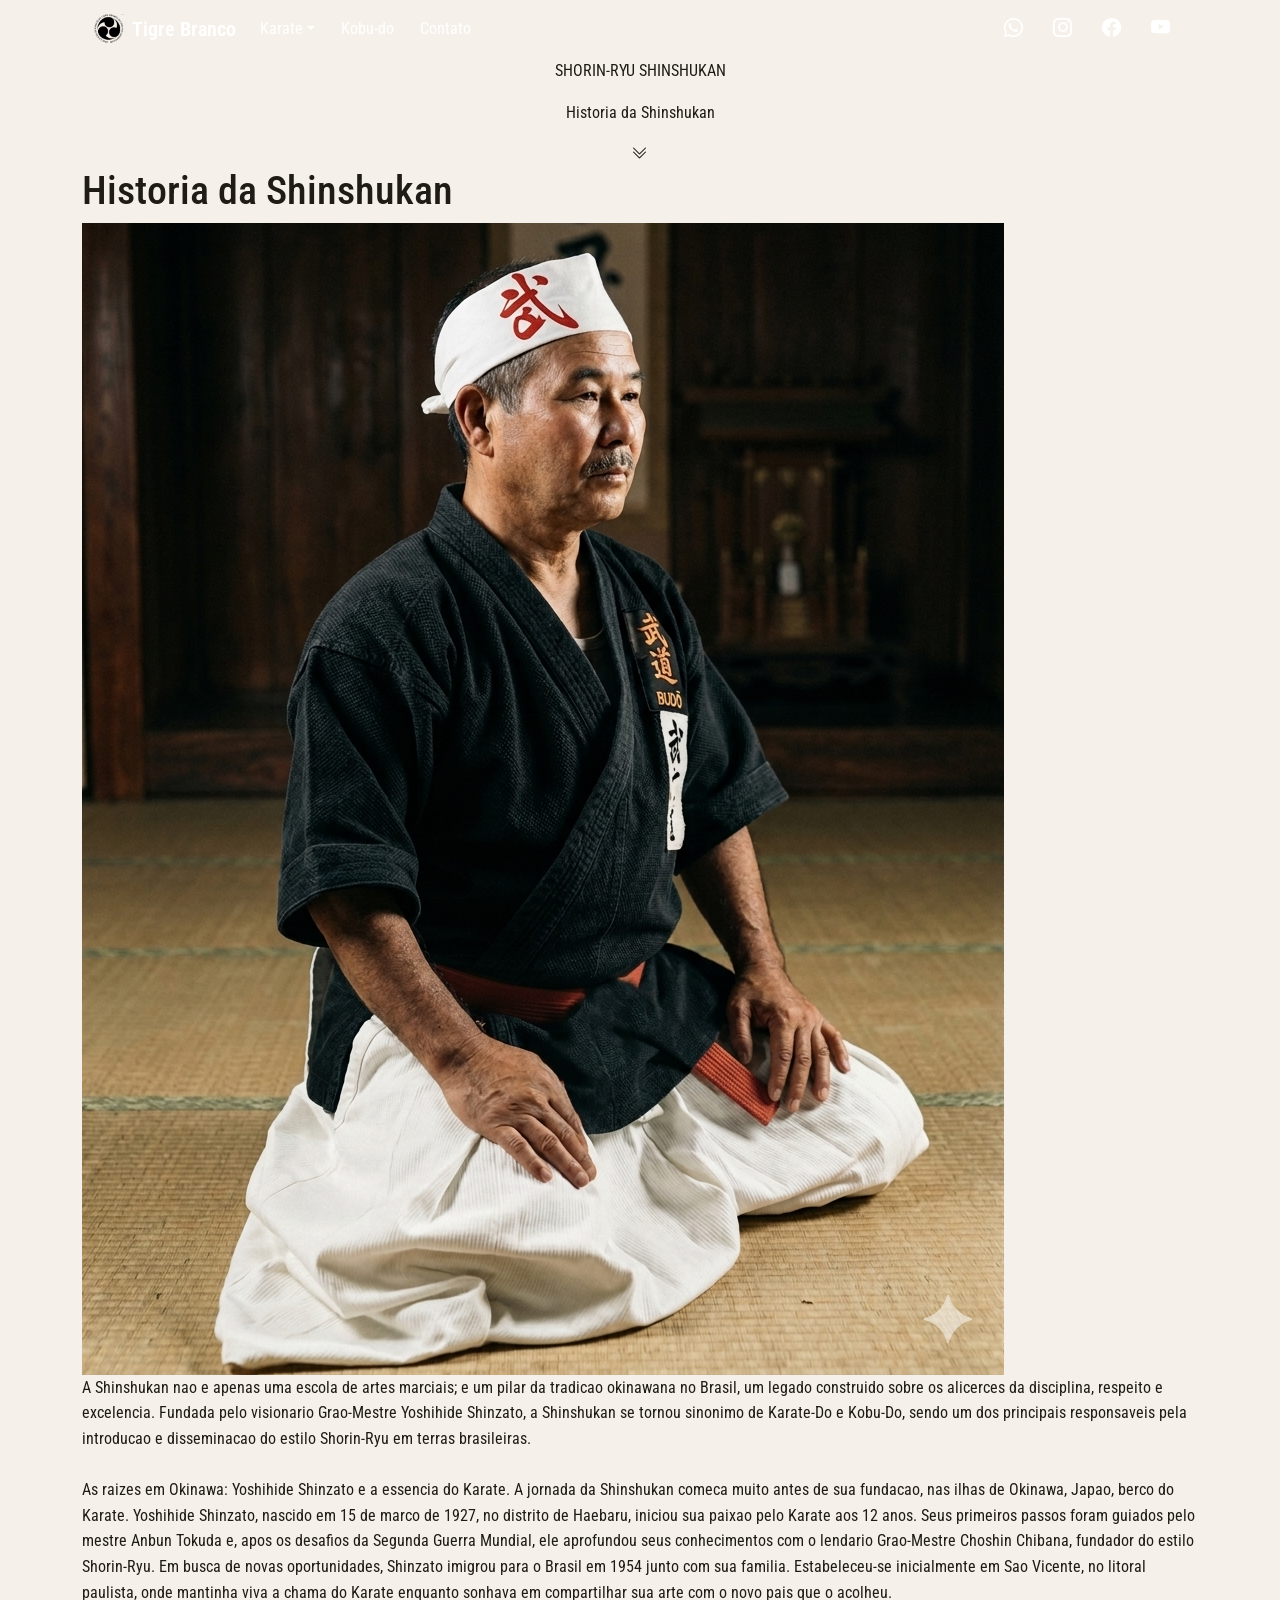
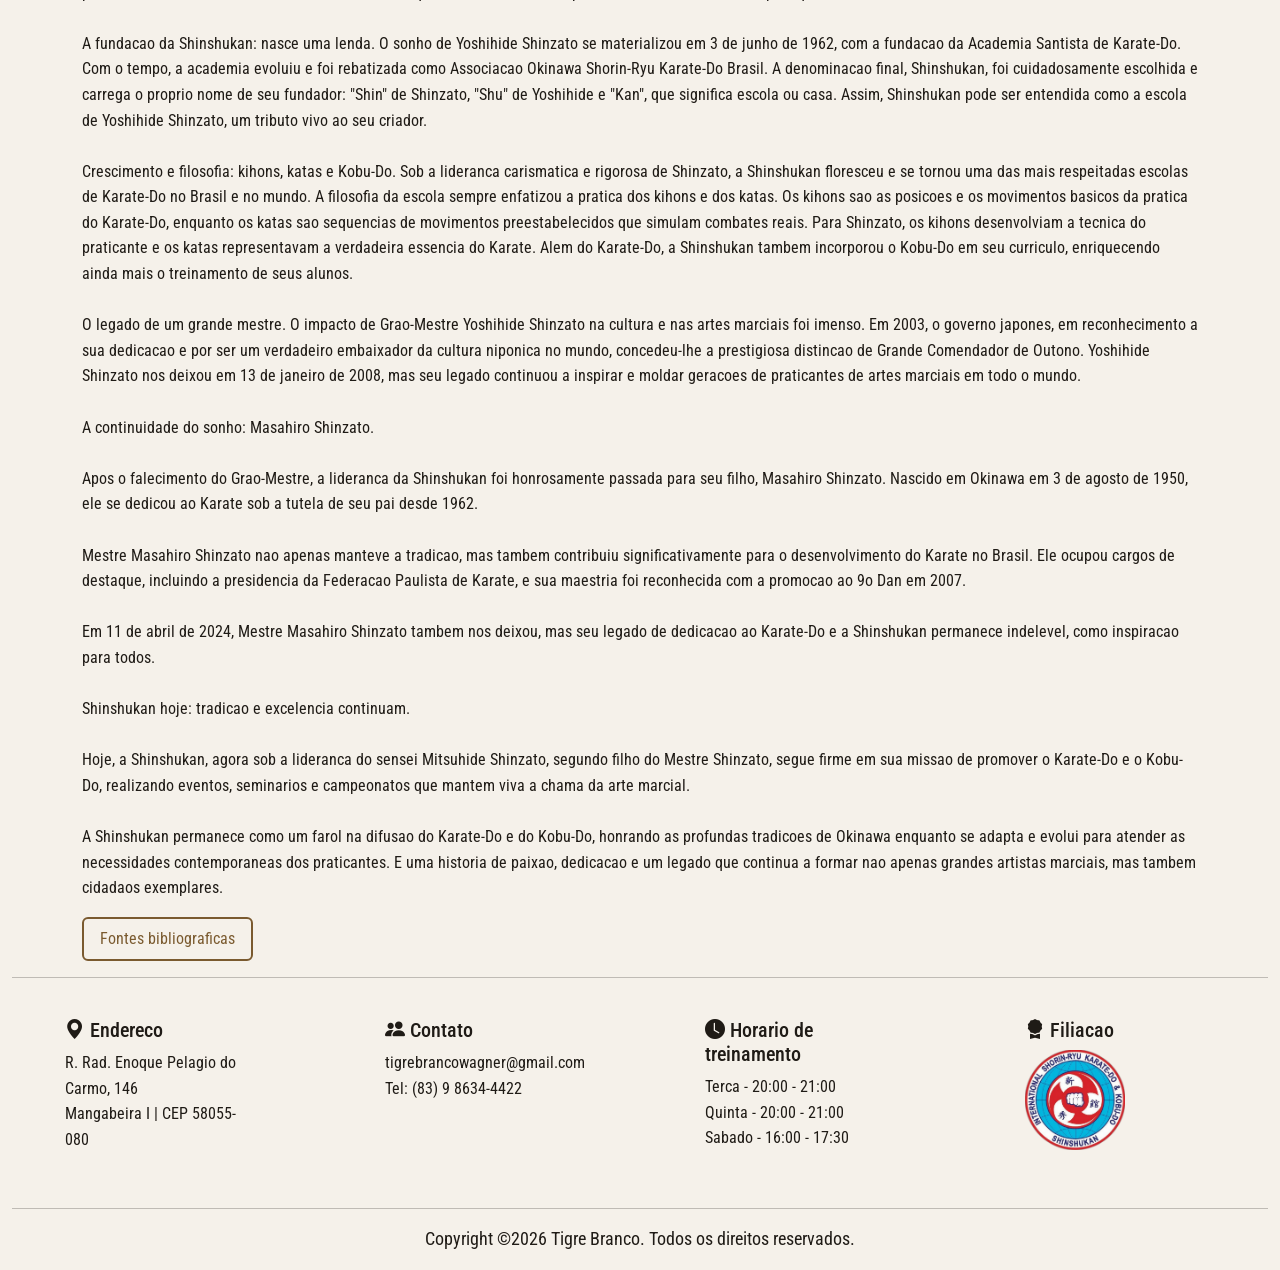
<file: html/historia-shinshukan.html>
<!DOCTYPE html>
<html lang="pt-br">

<head>
    <meta charset="UTF-8">
    <meta http-equiv="X-UA-Compatible" content="IE=edge">
    <meta name="viewport" content="width=device-width, initial-scale=1.0">
    <meta name="description"
        content="Conheca a historia da Shinshukan, seu legado no Karate-Do e no Kobu-Do e a continuidade da tradicao no Brasil.">

    <!-- BOOTSTRAP CSS -->
    <link href="https://cdn.jsdelivr.net/npm/bootstrap@5.2.2/dist/css/bootstrap.min.css" rel="stylesheet"
        integrity="sha384-Zenh87qX5JnK2Jl0vWa8Ck2rdkQ2Bzep5IDxbcnCeuOxjzrPF/et3URy9Bv1WTRi" crossorigin="anonymous">

    <!-- BOOTSTRAP ICON -->
    <link rel="stylesheet" href="https://cdn.jsdelivr.net/npm/bootstrap-icons@1.9.1/font/bootstrap-icons.css">

    <!-- FAV ICON -->
    <link rel="shortcut icon" href="../img/communPages/tigre-branco-favicon.svg" type="image/x-icon">

    <!-- CSS -->
    <link rel="stylesheet" href="../css/style.css">

    <title>Tigre Branco - Historia da Shinshukan</title>
</head>

<body>
    <a class="skip-link" href="#conteudo">Pular para o conteudo principal</a>
    <div class="container-fluid container00">
        <div class="container00 container02">
            <div class="container">
                <header class="header">
                    <nav class="navbar navbar-expand-lg bg-transparent main-navbar" aria-label="Navegacao principal">
                        <div class="container-fluid">
                            <a class="navbar-brand text-white" href="../index.html">
                                <img src="../img/communPages/tigre-branco-favicon.svg" alt="Logo" width="30" height="30"
                                    class="d-inline-block align-text-center">
                                Tigre Branco
                            </a>
                            <button class="navbar-toggler" type="button" data-bs-toggle="collapse"
                                data-bs-target="#navbarNav" aria-controls="navbarNav" aria-expanded="false"
                                aria-label="Abrir menu">
                                <span class="navbar-toggler-icon"></span>
                            </button>
                            <div class="collapse navbar-collapse" id="navbarNav">
                                <ul class="navbar-nav me-auto mb-2 mb-lg-0">
                                    <li class="nav-item dropdown">
                                        <a class="nav-link dropdown-toggle text-white" href="#" role="button"
                                            data-bs-toggle="dropdown" aria-expanded="false">Karate</a>
                                        <ul class="dropdown-menu dropMenu">
                                            <li><a class="nav-item dropMenuStyle" href="./karate.html">Historia</a></li>
                                            <li><a class="nav-item dropMenuStyle"
                                                    href="./historia-shinshukan.html">Historia da Shinshukan</a></li>
                                            <li><a class="nav-item dropMenuStyle"
                                                    href="./karateGenealogia.html">Genealogia</a></li>
                                        </ul>
                                    </li>
                                    <li class="nav-item">
                                        <a class="nav-link text-white" href="./kobudo.html">Kobu-do</a>
                                    </li>
                                    <li class="nav-item">
                                        <a class="nav-link text-white" href="./contato.html">Contato</a>
                                    </li>
                                </ul>
                            </div>
                            <div class="d-flex align-items-center social-links">
                                <a class="text-reset me-3" target="_blank" rel="noopener noreferrer"
                                    aria-label="Conversar no WhatsApp"
                                    href="https://api.whatsapp.com/send?1=pt_BR&phone=5583986344422"><i
                                        class="bi bi-whatsapp"></i></a>
                                <a class="text-reset me-3" target="_blank" rel="noopener noreferrer"
                                    aria-label="Perfil no Instagram" href="https://www.instagram.com/wagnertigrebranco"><i
                                        class="bi bi-instagram"></i></a>
                                <a class="text-reset me-3" target="_blank" rel="noopener noreferrer"
                                    aria-label="Pagina no Facebook"
                                    href="https://www.facebook.com/tigrebrancoparaiba"><i
                                        class="bi bi-facebook"></i></a>
                                <a class="text-reset me-3" target="_blank" rel="noopener noreferrer"
                                    aria-label="Canal no YouTube"
                                    href="https://www.youtube.com/channel/UC96yPCGsgWlOI8CqJpohSKA"><i
                                        class="bi bi-youtube"></i></a>
                            </div>
                        </div>
                    </nav>
                </header>
            </div>
            <div class="container titlePaddingKarate">
                <p class="titleTigre text-center">SHORIN-RYU SHINSHUKAN</p>
                <p class="subTitleTigre text-center">Historia da Shinshukan</p>
            </div>
            <div class="container text-center">
                <i class="bi bi-chevron-double-down arrowDown" aria-hidden="true"></i>
            </div>
        </div>
        <main id="conteudo">
            <div class="container spacer-20"></div>

            <section class="container historia-shinshukan-section">
                <h1 class="sectionTitle">Historia da Shinshukan</h1>
                <div class="container spacer-20"></div>
                <div class="historia-shinshukan-card">
                    <img src="../img/karate/Shinzato.png" alt="Yoshihide Shinzato em registro historico da Shinshukan"
                        class="old-karate">
                    <p class="text-justify historia-shinshukan-text">
                        A Shinshukan nao e apenas uma escola de artes marciais; e um pilar da tradicao okinawana no
                        Brasil, um legado construido sobre os alicerces da disciplina, respeito e excelencia. Fundada
                        pelo visionario Grao-Mestre Yoshihide Shinzato, a Shinshukan se tornou sinonimo de Karate-Do e
                        Kobu-Do, sendo um dos principais responsaveis pela introducao e disseminacao do estilo
                        Shorin-Ryu em terras brasileiras.<br><br>

                        As raizes em Okinawa: Yoshihide Shinzato e a essencia do Karate. A jornada da Shinshukan comeca
                        muito antes de sua fundacao, nas ilhas de Okinawa, Japao, berco do Karate. Yoshihide
                        Shinzato, nascido em 15 de marco de 1927, no distrito de Haebaru, iniciou sua paixao pelo
                        Karate aos 12 anos. Seus primeiros passos foram guiados pelo mestre Anbun Tokuda e, apos os
                        desafios da Segunda Guerra Mundial, ele aprofundou seus conhecimentos com o lendario
                        Grao-Mestre Choshin Chibana, fundador do estilo Shorin-Ryu. Em busca de novas oportunidades,
                        Shinzato imigrou para o Brasil em 1954 junto com sua familia. Estabeleceu-se inicialmente em
                        Sao Vicente, no litoral paulista, onde mantinha viva a chama do Karate enquanto sonhava em
                        compartilhar sua arte com o novo pais que o acolheu.<br><br>

                        A fundacao da Shinshukan: nasce uma lenda. O sonho de Yoshihide Shinzato se materializou em 3
                        de junho de 1962, com a fundacao da Academia Santista de Karate-Do. Com o tempo, a academia
                        evoluiu e foi rebatizada como Associacao Okinawa Shorin-Ryu Karate-Do Brasil. A denominacao
                        final, Shinshukan, foi cuidadosamente escolhida e carrega o proprio nome de seu fundador:
                        "Shin" de Shinzato, "Shu" de Yoshihide e "Kan", que significa escola ou casa. Assim,
                        Shinshukan pode ser entendida como a escola de Yoshihide Shinzato, um tributo vivo ao seu
                        criador.<br><br>

                        Crescimento e filosofia: kihons, katas e Kobu-Do. Sob a lideranca carismatica e rigorosa de
                        Shinzato, a Shinshukan floresceu e se tornou uma das mais respeitadas escolas de Karate-Do no
                        Brasil e no mundo. A filosofia da escola sempre enfatizou a pratica dos kihons e dos katas.
                        Os kihons sao as posicoes e os movimentos basicos da pratica do Karate-Do, enquanto os katas
                        sao sequencias de movimentos preestabelecidos que simulam combates reais. Para Shinzato, os
                        kihons desenvolviam a tecnica do praticante e os katas representavam a verdadeira essencia do
                        Karate. Alem do Karate-Do, a Shinshukan tambem incorporou o Kobu-Do em seu curriculo,
                        enriquecendo ainda mais o treinamento de seus alunos.<br><br>

                        O legado de um grande mestre. O impacto de Grao-Mestre Yoshihide Shinzato na cultura e nas
                        artes marciais foi imenso. Em 2003, o governo japones, em reconhecimento a sua dedicacao e por
                        ser um verdadeiro embaixador da cultura niponica no mundo, concedeu-lhe a prestigiosa
                        distincao de Grande Comendador de Outono. Yoshihide Shinzato nos deixou em 13 de janeiro de
                        2008, mas seu legado continuou a inspirar e moldar geracoes de praticantes de artes marciais
                        em todo o mundo.<br><br>

                        A continuidade do sonho: Masahiro Shinzato.<br><br>

                        Apos o falecimento do Grao-Mestre, a lideranca da Shinshukan foi honrosamente passada para seu
                        filho, Masahiro Shinzato. Nascido em Okinawa em 3 de agosto de 1950, ele se dedicou ao Karate
                        sob a tutela de seu pai desde 1962.<br><br>

                        Mestre Masahiro Shinzato nao apenas manteve a tradicao, mas tambem contribuiu
                        significativamente para o desenvolvimento do Karate no Brasil. Ele ocupou cargos de destaque,
                        incluindo a presidencia da Federacao Paulista de Karate, e sua maestria foi reconhecida com a
                        promocao ao 9o Dan em 2007.<br><br>

                        Em 11 de abril de 2024, Mestre Masahiro Shinzato tambem nos deixou, mas seu legado de
                        dedicacao ao Karate-Do e a Shinshukan permanece indelevel, como inspiracao para todos.<br><br>

                        Shinshukan hoje: tradicao e excelencia continuam.<br><br>

                        Hoje, a Shinshukan, agora sob a lideranca do sensei Mitsuhide Shinzato, segundo filho do
                        Mestre Shinzato, segue firme em sua missao de promover o Karate-Do e o Kobu-Do, realizando
                        eventos, seminarios e campeonatos que mantem viva a chama da arte marcial.<br><br>

                        A Shinshukan permanece como um farol na difusao do Karate-Do e do Kobu-Do, honrando as
                        profundas tradicoes de Okinawa enquanto se adapta e evolui para atender as necessidades
                        contemporaneas dos praticantes. E uma historia de paixao, dedicacao e um legado que continua a
                        formar nao apenas grandes artistas marciais, mas tambem cidadaos exemplares.
                    </p>
                </div>

                <div class="container spacer-20"></div>

                <div class="historia-shinshukan-sources">
                    <p>
                        <a class="btn btn-outline-info" data-bs-toggle="collapse" href="#collapseExample" role="button"
                            aria-expanded="false" aria-controls="collapseExample">
                            Fontes bibliograficas
                        </a>
                    </p>
                    <div class="collapse" id="collapseExample">
                        <div class="card card-body">
                            <a href="https://pt.wikipedia.org/wiki/Yoshihide_Shinzato" target="_blank"
                                rel="noopener noreferrer">https://pt.wikipedia.org/wiki/Yoshihide_Shinzato</a>
                        </div>
                    </div>
                </div>
            </section>

            <div class="container spacer-10"></div>
            <hr>
            <div class="container spacer-10"></div>
            <footer>
                <div class="row footer justify-content-around">
                    <div class="col-2">
                        <p class="h5"><i class="bi bi-geo-alt-fill"></i> Endereco</p>
                        <p>R. Rad. Enoque Pelagio do Carmo, 146<br>
                            Mangabeira I | CEP 58055-080</p>
                    </div>
                    <div class="col-2">
                        <p class="h5"><i class="bi bi-people-fill"></i> Contato</p>
                        <p>tigrebrancowagner@gmail.com<br>
                            Tel: (83) 9 8634-4422</p>
                    </div>
                    <div class="col-2">
                        <p class="h5"><i class="bi bi-clock-fill"></i> Horario de treinamento</p>
                        <p>Terca - 20:00 - 21:00<br>
                            Quinta - 20:00 - 21:00<br>
                            Sabado - 16:00 - 17:30
                        </p>
                    </div>
                    <div class="col-2">
                        <p class="h5"><i class="bi bi-award-fill"></i> Filiacao</p>
                        <img src="../img/communPages/shinshukan.png" alt="Logo da filiacao Shinshukan" class="footer-logo"
                            loading="lazy" decoding="async">
                    </div>
                </div>
                <hr>
                <div class="container spacer-5"></div>
                <p class="copy" style="text-align: center;">Copyright &copy;2026 Tigre Branco. Todos os direitos reservados.
                </p>
                <div class="container spacer-5"></div>
            </footer>
        </main>
    </div>

    <!-- BOOTSTRAP JAVASCRIPT -->
    <script src="https://cdn.jsdelivr.net/npm/bootstrap@5.2.2/dist/js/bootstrap.bundle.min.js"
        integrity="sha384-OERcA2EqjJCMA+/3y+gxIOqMEjwtxJY7qPCqsdltbNJuaOe923+mo//f6V8Qbsw3"
        crossorigin="anonymous"></script>
</body>

</html>
</file>
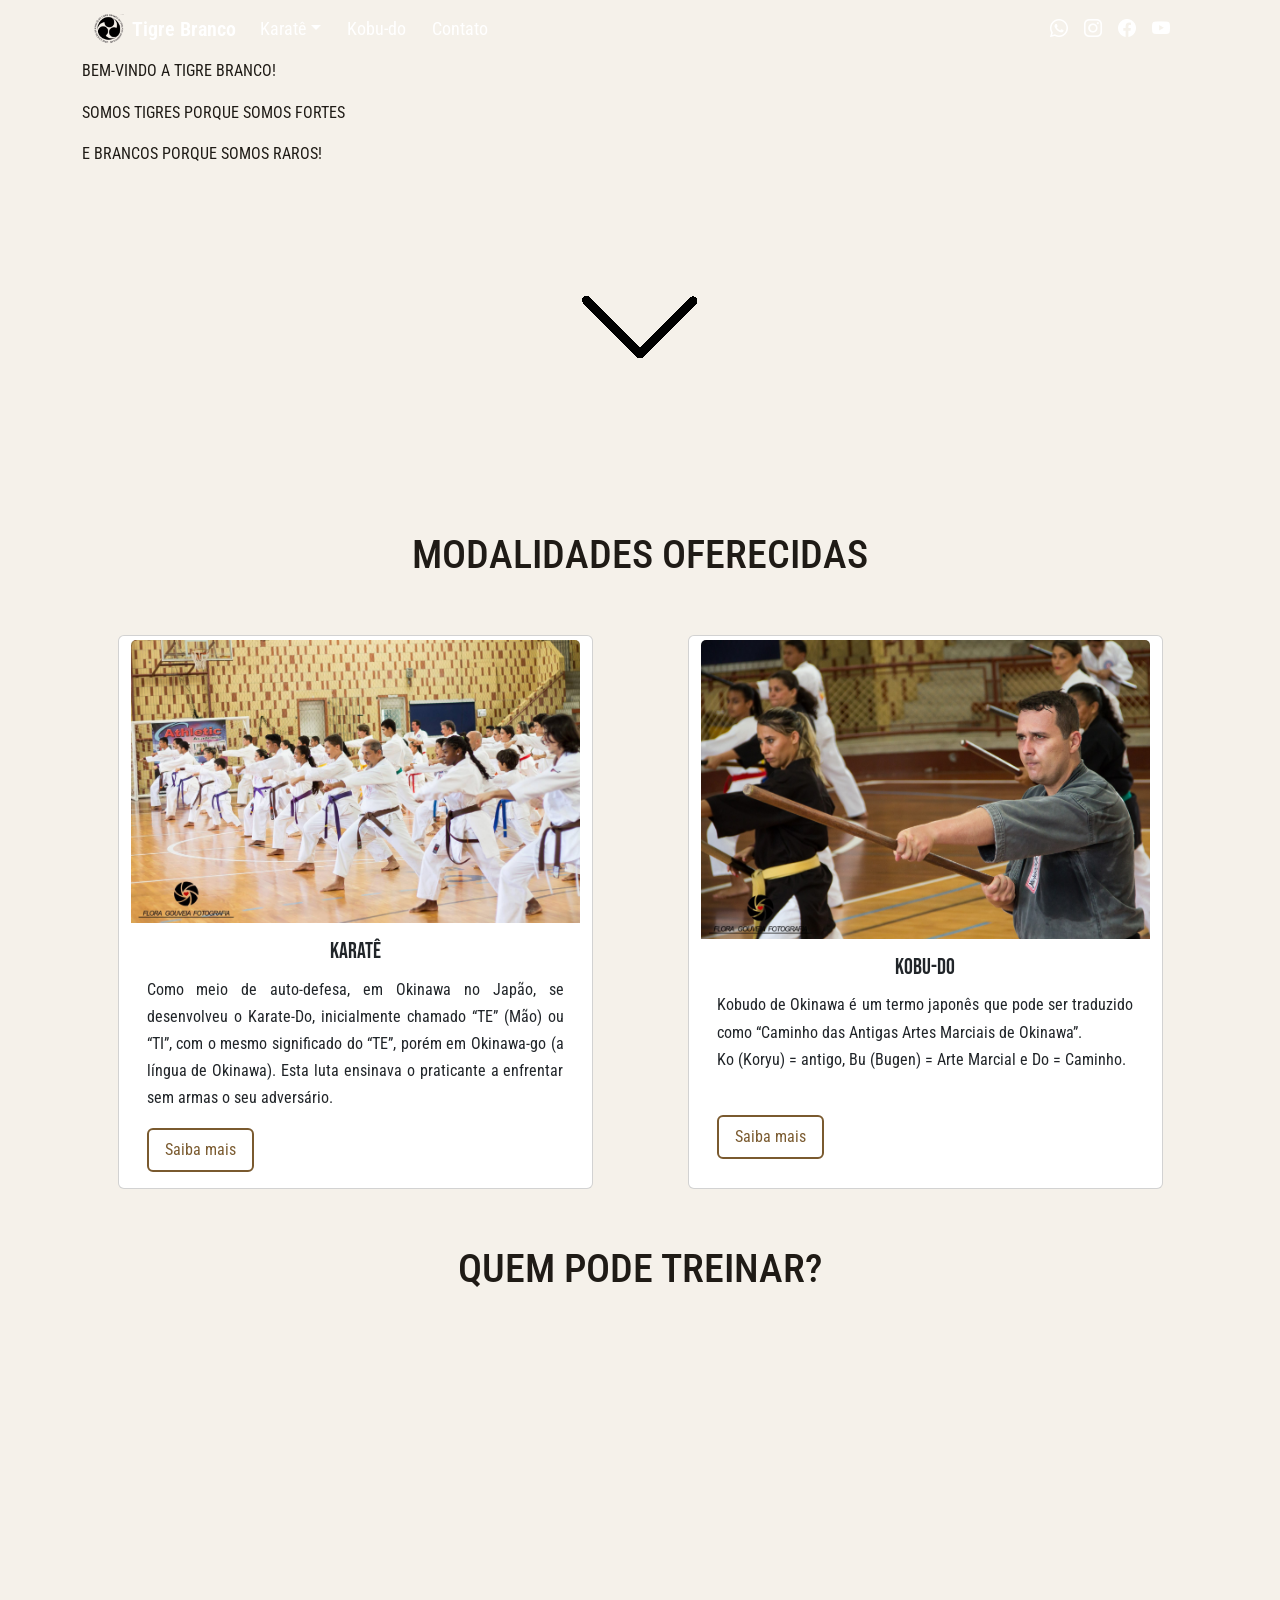
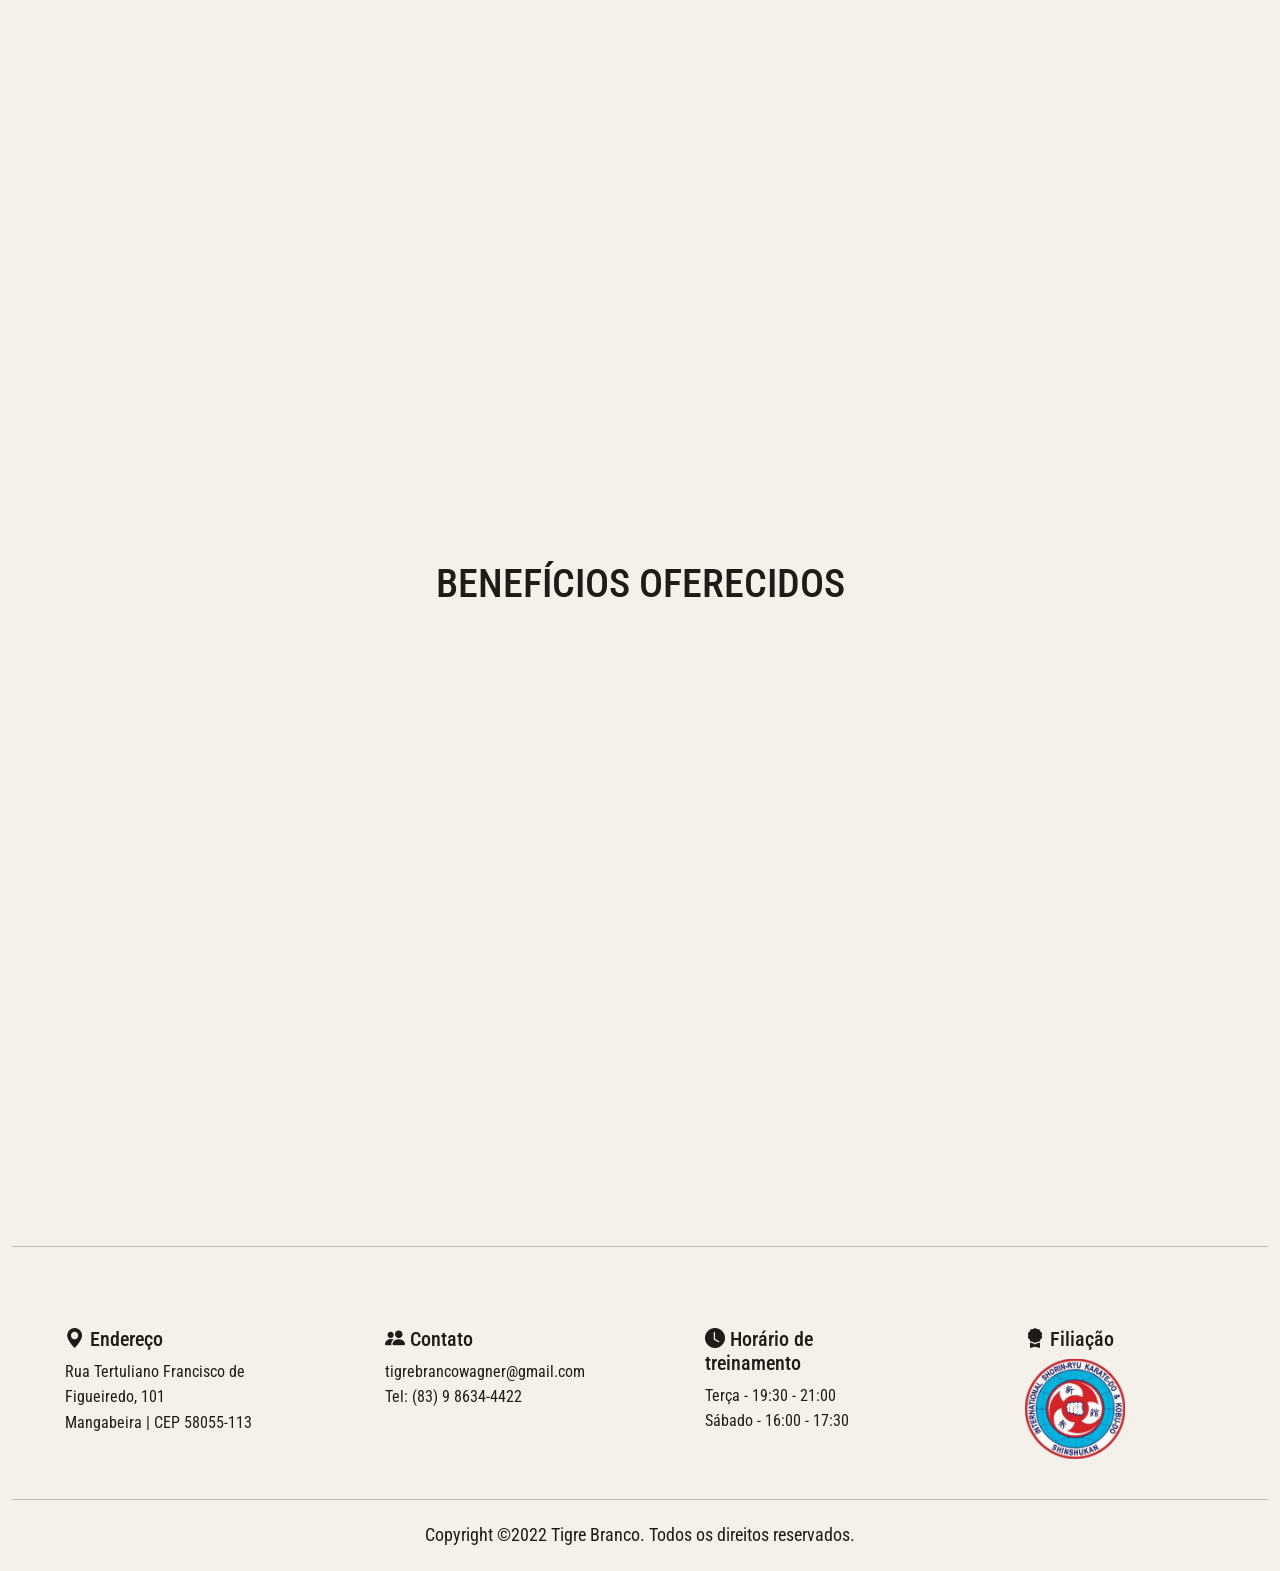
<file: html/home.html>
<!DOCTYPE html>
<html lang="pt-br">

<head>
    <meta charset="UTF-8">
    <meta http-equiv="X-UA-Compatible" content="IE=edge">
    <meta name="viewport" content="width=device-width, initial-scale=1.0">

    <!-- BOOTSTRAP CSS -->
    <link href="https://cdn.jsdelivr.net/npm/bootstrap@5.2.2/dist/css/bootstrap.min.css" rel="stylesheet"
        integrity="sha384-Zenh87qX5JnK2Jl0vWa8Ck2rdkQ2Bzep5IDxbcnCeuOxjzrPF/et3URy9Bv1WTRi" crossorigin="anonymous">

    <!-- BOOTSTRAP ICON -->
    <link rel="stylesheet" href="https://cdn.jsdelivr.net/npm/bootstrap-icons@1.9.1/font/bootstrap-icons.css">

    <!-- LIB AOS-->
    <link rel="stylesheet" href="https://unpkg.com/aos@next/dist/aos.css" />

    <!-- FAV ICON -->
    <link rel="shortcut icon" href="../img/communPages/tigre-branco-favicon.svg" type="image/x-icon">

    <!-- CSS -->
    <link rel="stylesheet" href="../css/style.css">

    <title>Tigre Branco - Home</title>
</head>

<body>

    <div class="container-fluid container00">
        <div class="container-fluid container00 container01">
            <div class="container">
                <header class="header">
                    <nav class="navbar navbar-expand-lg bg-transparent" style="font-size: 18px; color: white;">
                        <div class="container-fluid">
                            <a class="navbar-brand" style="color: white;" href="/Tigre-Branco/html/home.html">
                                <img src="../img/communPages/tigre-branco-favicon.svg" alt="Logo" width="30" height="30"
                                    class="d-inline-block align-text-center">
                                Tigre Branco
                            </a>
                            <div class="collapse navbar-collapse" id="navbarNav">
                                <ul class="navbar-nav me-auto mb-2 mb-lg-0">
                                    <li class="nav-item dropdown">
                                        <a class="nav-link dropdown-toggle" style="color: white;" href="#" role="button"
                                            data-bs-toggle="dropdown" aria-expanded="false">Karatê</a>
                                        <ul class="dropdown-menu dropMenu">
                                            <li><a class="nav-item dropMenuStyle" href="./karate.html">Historia</a></li>
                                            <li><a class="nav-item dropMenuStyle"
                                                    href="./karateGenealogia.html">Genealogia</a></li>
                                    </li>
                                </ul>
                                <li class="nav-item">
                                    <a class="nav-link" href="./kobudo.html" style="color: white;">Kobu-do</a>
                                </li>
                                <li class="nav-item">
                                    <a class="nav-link" href="/Tigre-Branco/html/contato.html"
                                        style="color: white;">Contato</a>
                                </li>
                            </div>
                            <div class="d-flex align-items-center">
                                <a class="text-reset me-3" target="_blank"
                                    href="https://api.whatsapp.com/send?1=pt_BR&phone=5583986344422"><i
                                        class="bi bi-whatsapp"></i></a>
                                <a class="text-reset me-3" target="_blank"
                                    href="https://www.instagram.com/wagnertigrebranco"><i
                                        class="bi bi-instagram"></i></i></a>
                                <a class="text-reset me-3" target="_blank"
                                    href="https://www.facebook.com/tigrebrancoparaiba"><i
                                        class="bi bi-facebook"></i></a>
                                <a class="text-reset me-3" target="_blank"
                                    href="https://www.youtube.com/channel/UC96yPCGsgWlOI8CqJpohSKA"><i
                                        class="bi bi-youtube"></i></a>
                            </div>
                        </div>
                    </nav>
                </header>
            </div>
            <div class="container titlePadding" data-aos="fade-right" data-aos-duration="3000">
                <p class="titleTigre">BEM-VINDO A TIGRE BRANCO!</p>
                <p class="subTitleTigre">SOMOS TIGRES PORQUE SOMOS FORTES</p>
                <p class="subTitleTigre">E BRANCOS PORQUE SOMOS RAROS!</p>
            </div>
            <div class=" container text-center">
                <img src="../img/communPages/arrow-down.gif" alt="arrowDown" class="arrowDown">
            </div>
        </div>
        <div class="container" style="height: 40px;"></div>

        <div class="container">
            <p class="h1 text-center mt-2 sectionTitle">MODALIDADES OFERECIDAS</p>
            <div class="container" style="height: 40px;"></div>
            <div class="row justify-content-around">
                <div class="card cardModalidade mt-2 pt-1 col-5" data-aos="fade-right" data-aos-duration="3000">
                    <img src="../img/home/karate.jpg" class="card-img-top" alt="grupo-karate">
                    <div class="card-body">
                        <h5 class="card-title">Karatê</h5>
                        <p class="card-text">Como meio de auto-defesa, em Okinawa no Japão, se desenvolveu o Karate-Do,
                            inicialmente chamado “TE” (Mão) ou “TI”, com o mesmo significado do “TE”, porém em
                            Okinawa-go (a
                            língua de Okinawa). Esta luta ensinava o praticante a enfrentar sem armas o seu adversário.
                        </p>
                        <a href="#" class="btn btn-outline-info">Saiba mais</a>
                    </div>
                </div>
                <div class="card cardModalidade mt-2 pt-1 col-5" data-aos="fade-left" data-aos-duration="3000">
                    <img src="../img/home/kobudo.jpg" class="card-img-top" alt="grupo-kobudo">
                    <div class="card-body">
                        <h5 class="card-title">Kobu-do</h5>
                        <p class="card-text">Kobudo de Okinawa é um termo japonês que pode ser traduzido como “Caminho
                            das
                            Antigas
                            Artes Marciais de Okinawa”.<br> Ko (Koryu) = antigo, Bu (Bugen) = Arte Marcial e Do =
                            Caminho.
                        </p>
                        <br>
                        <a href="#" class="btn btn-outline-info">Saiba mais</a>
                    </div>
                </div>
            </div>
        </div>
        <div class="container" style="height: 40px;"></div>
        <div class="container">
            <p class="h1 text-center pt-3 sectionTitle">QUEM PODE TREINAR?</p>
            <div class="container" style="height: 40px;"></div>
            <div class="row justify-content-around">
                <div class="card cardTreinar pt-1 col-3" data-aos="zoom-in" data-aos-duration="3000">
                    <img src="../img/home/criancas.jpg" class="card-img-top" alt="criança-karate">
                    <div class="card-body">
                        <h5 class="card-title">Crianças</h5>
                        <div class="scrollable">
                            <p class="card-text">
                                A prática aumenta o senso de responsabilidade, o espírito de disciplina, além de
                                valorizar
                                a busca contínua do aprimoramento do caráter.<br>

                                A repetição de movimentos nos treinos e o aprimoramento de cada um deles melhora a
                                consciência corporal e ajuda na coordenação motora, especialmente na infância, quando o
                                corpo está em constante transformação.<br>

                                As aulas incluem exercícios voltados para a respiração correta e, por isso, o praticante
                                vivencia o desenvolvimento da sua capacidade respiratória.<br>

                                A atividade exige capacidade de refletir e interpretar o que está sendo ensinado e, por
                                isso, é também um ótimo exercício de foco e concentração.<br>

                                Com o treino constante, a criança também aprende mais sobre si mesmo e o seu potencial,
                                adotar uma postura confiante e assertiva para superar as dificuldades e desafios por
                                toda a vida.
                            </p>
                        </div>
                    </div>
                </div>
                <div class="card cardTreinar pt-1 col-3" data-aos="zoom-in" data-aos-duration="3000">
                    <img src="../img/home/adultos.jpg" class="card-img-top" alt="adultos-karate">
                    <div class="card-body">
                        <h5 class="card-title">Adultos</h5>
                        <p class="card-text">Fisicamente, o Karatê é bom para o coração, fortalece ossos e músculos,
                            cria resistência, desenvolve coordenação motora e visual, e torna o organismo menos
                            suscetível à ferimentos e doença. Mentalmente, o Karatê ajuda a desenvolver paciência,
                            disciplina, perseverança e compreensão,
                            bem como a concentração e foco. Outros Benefícios são: Trabalha o corpo todo; ajuda a
                            emagrecer; estimula a respiração e a capacidade cardiovascular; melhora a coordenação
                            motora; aumenta a concentração e melhora a autoestima e o controle emocional.
                        </p>
                    </div>
                </div>
                <div class="card cardTreinar pt-1 col-3" data-aos="zoom-in" data-aos-duration="3000">
                    <img src="../img/home/idosos.jpg" class="card-img-top" alt="idosos-karate">
                    <div class="card-body">
                        <h5 class="card-title">Idosos</h5>
                        <p class="card-text">A prática do Karatê pela população idosa irá contribuir para o
                            fortalecimento muscular que tem grande contribuição para a prevenção da osteoporose,
                            proporciona uma maior flexibilidade diminuindo assim riscos de queda, no bem estar geral e
                            maior autonomia no dia-dia, proporcionado uma expectativa de vida longa, saudável e
                            prazerosa.
                            O Karatê incentiva o idoso a vencer no seu dia a dia os seus próprios limites, sendo assim,
                            um componente fundamental no auxílio, na modificação do estilo de vida e na adoção de uma
                            vida mais ativa e saudável.</p>
                    </div>
                </div>
            </div>
        </div>
        <div class="container" style="height: 40px;"></div>
        <div class="container">
            <p class="h1 text-center pt-3 sectionTitle">BENEFÍCIOS OFERECIDOS</p>
            <div class="container" style="height: 40px;"></div>
            <div class="row justify-content-around">
                <div class="card cardBeneficios pt-1 col-3" data-aos="zoom-in" data-aos-duration="3000"
                    style="width: 350px;">
                    <img src="../img/home/karate-1.png" class="card-img-top" alt="criança-karate">
                    <div class="card-body">
                        <h5 class="card-title">Padronização de técnicas Karate Shorin-Ryu</h5>
                        <p class="card-text">Tenha acesso ao padrão técnico e à metodologia de treino de Karate-Do
                            Shorin-Ryu da escola Shinshukan.</p>
                    </div>
                </div>
                <div class="card cardBeneficios pt-1 col-3" data-aos="zoom-in" data-aos-duration="3000"
                    style="width: 350px;">
                    <img src="../img/home/nunchaku.png" class="card-img-top" alt="adultos-karate">
                    <div class="card-body">
                        <h5 class="card-title">Padronização de técnicas Kobudo Shinshukan</h5>
                        <p class="card-text">Tenha acesso ao padrão técnico e à metodologia de treino de Kobudo da
                            escola Shinshukan.</p>
                    </div>
                </div>
                <div class="card cardBeneficios pt-1 col-3" data-aos="zoom-in" data-aos-duration="3000"
                    style="width: 350px;">
                    <img src="../img/home/karate-2.png" class="card-img-top" alt="idosos-karate">
                    <div class="card-body">
                        <h5 class="card-title">Exames de Faixas e Graduações de Karatê e Kobu-do</h5>
                        <p class="card-text">Tenha acesso ao padrão de exames Shinshukan e certificados de graduação. E
                            treinamento para o exame nacional de faixas preta Shinshukan.</p>
                    </div>
                </div>
            </div>
        </div>
        <div class="container" style="height: 40px;"></div>
        <hr>
        <div class="container" style="height: 40px;"></div>
        <footer>
            <div class="row footer justify-content-around">
                <div class="col-2">
                    <p class="h5"><i class="bi bi-geo-alt-fill"></i> Endereço</p>
                    <p>Rua Tertuliano Francisco de Figueiredo, 101<br>
                        Mangabeira | CEP 58055-113</p>
                </div>
                <div class="col-2">
                    <p class="h5"><i class="bi bi-people-fill"></i> Contato</p>
                    <p>tigrebrancowagner@gmail.com<br>
                        Tel: (83) 9 8634-4422</p>
                </div>
                <div class="col-2">
                    <p class="h5"><i class="bi bi-clock-fill"></i> Horário de treinamento</p>
                    <p>Terça - 19:30 - 21:00<br>
                        Sábado - 16:00 - 17:30
                    </p>
                </div>
                <div class="col-2">
                    <p class="h5"><i class="bi bi-award-fill"></i> Filiação</p>
                    <img src="../img/communPages/shinshukan.png" alt="logo-shinshukan" style="width: 100px;">
                </div>
            </div>
            <hr>
            <div class="container" style="height: 5px;"></div>
            <p class="copy" style="text-align: center;">Copyright &copy;2022 Tigre Branco. Todos os direitos reservados.
            </p>
            <div class="container" style="height: 5px;"></div>
        </footer>
    </div>

    <!-- BOOTSTRAP JAVASCRIPT -->
    <script src="https://cdn.jsdelivr.net/npm/bootstrap@5.2.2/dist/js/bootstrap.bundle.min.js"
        integrity="sha384-OERcA2EqjJCMA+/3y+gxIOqMEjwtxJY7qPCqsdltbNJuaOe923+mo//f6V8Qbsw3"
        crossorigin="anonymous"></script>

    <!-- LIB AOS SCRIPT -->
    <script src="https://unpkg.com/aos@next/dist/aos.js"></script>
    <script>
        AOS.init();
    </script>
</body>

</html>
</file>
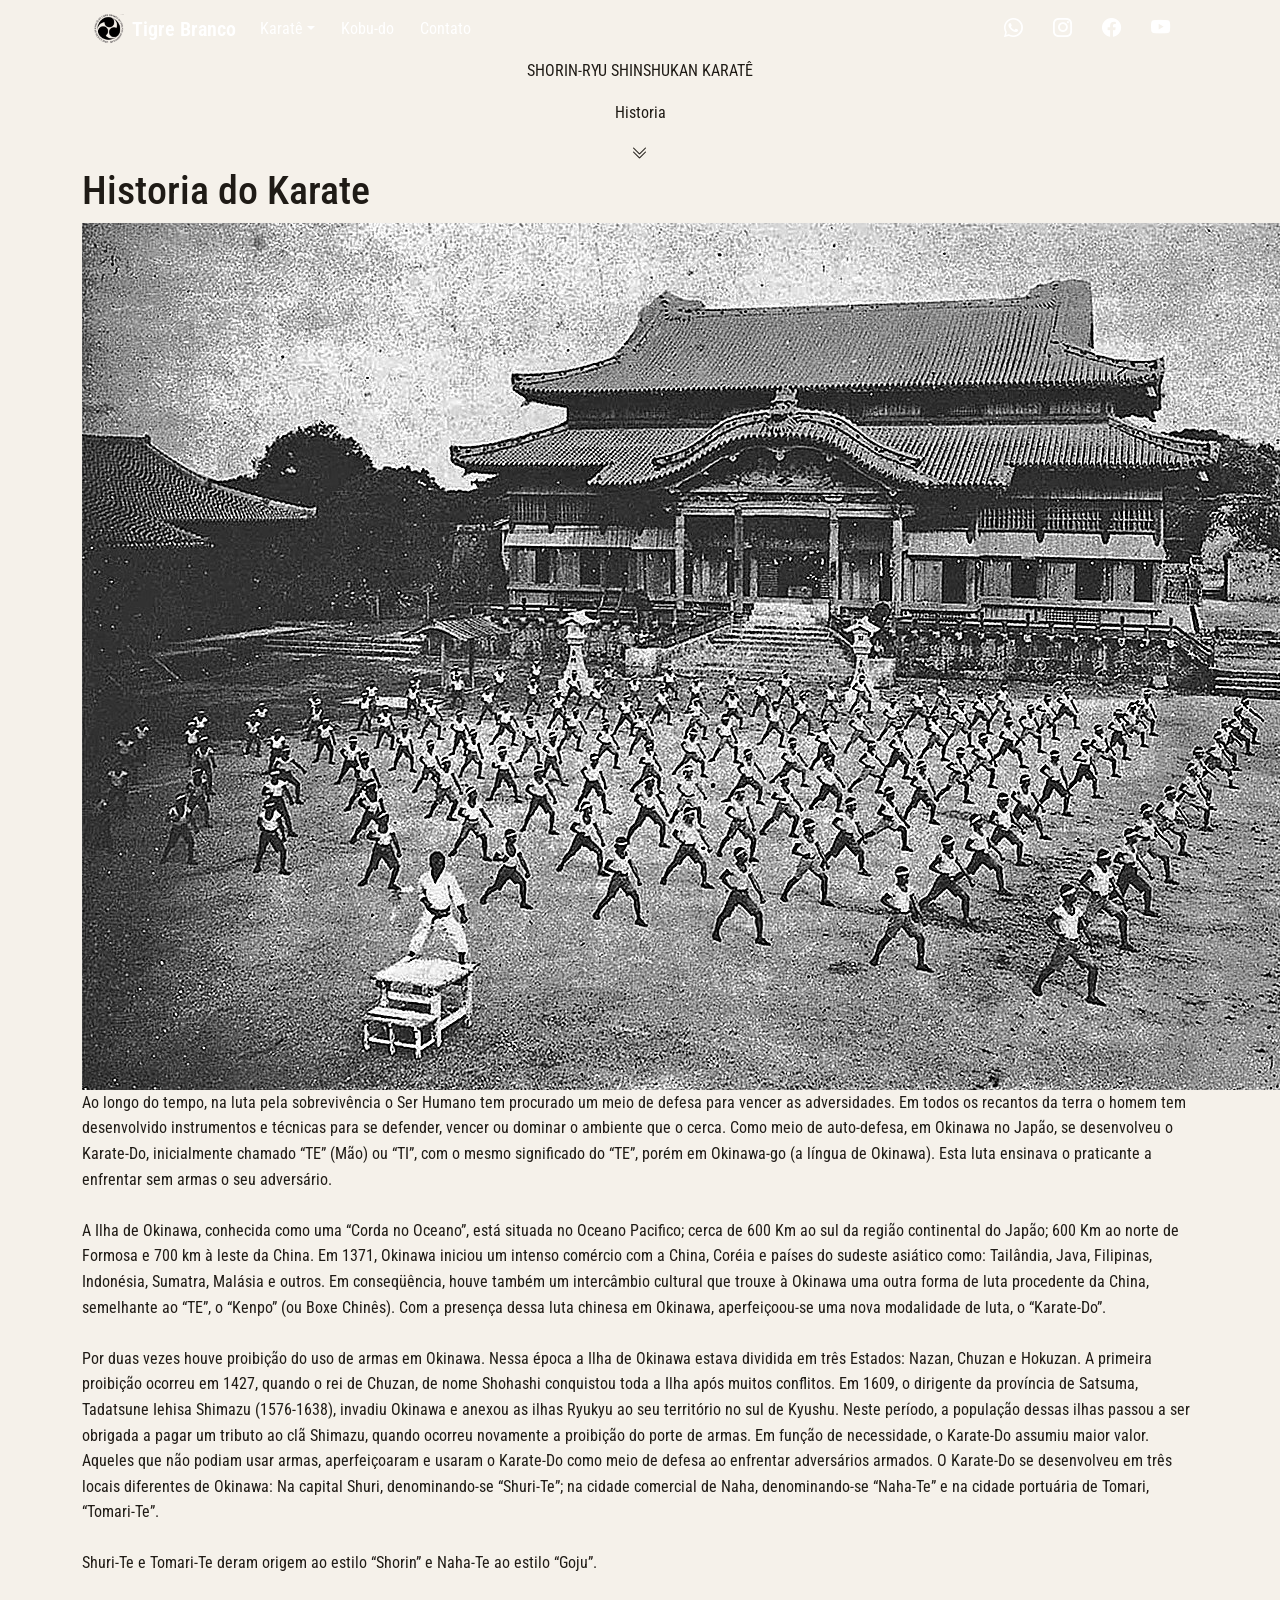
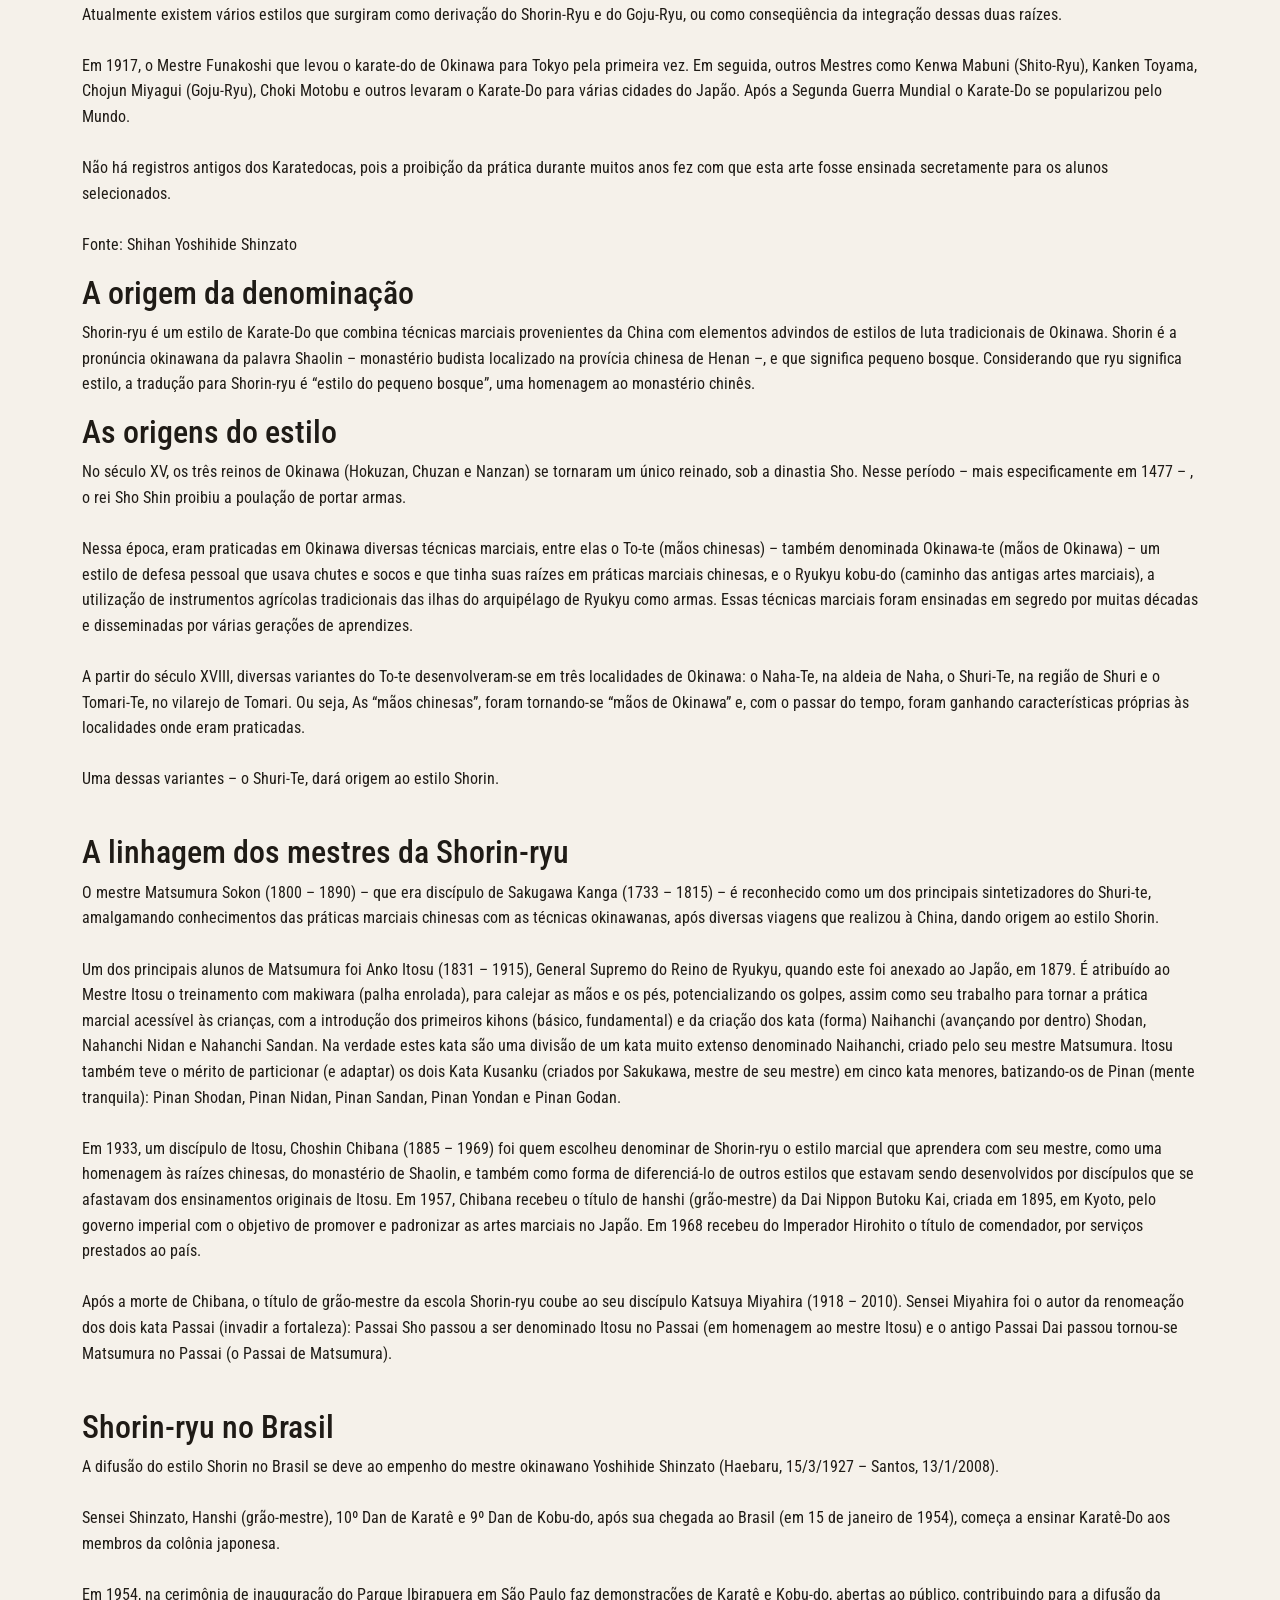
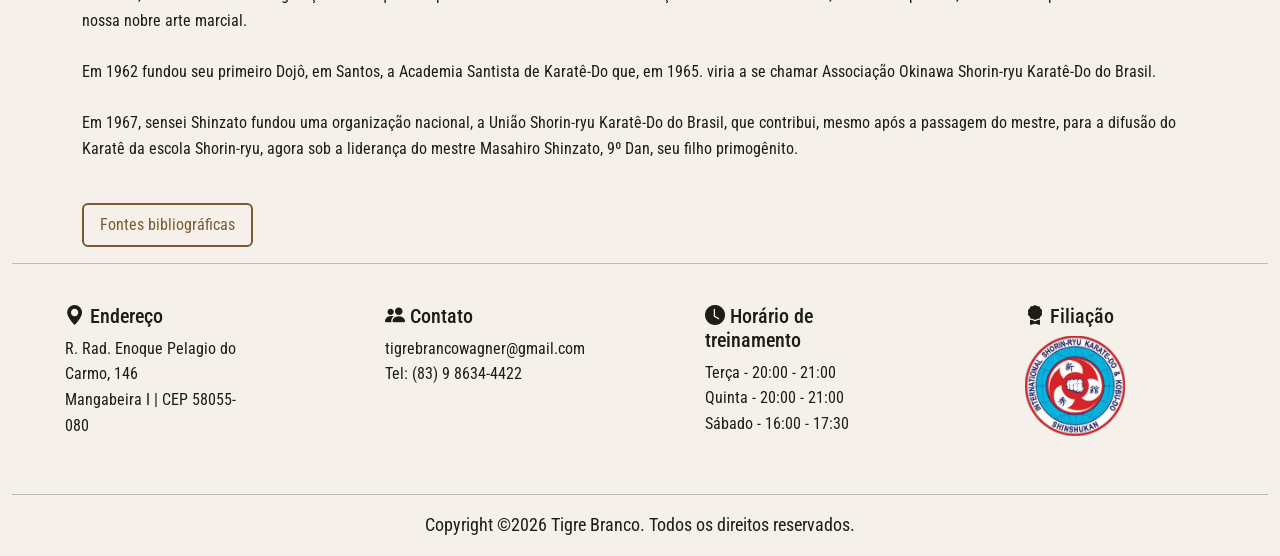
<file: html/karate.html>
<!DOCTYPE html>
<html lang="pt-br">

<head>
    <meta charset="UTF-8">
    <meta http-equiv="X-UA-Compatible" content="IE=edge">
    <meta name="viewport" content="width=device-width, initial-scale=1.0">
    <meta name="description"
        content="Conheca a historia do Karate Shorin-Ryu Shinshukan e sua tradicao no Brasil com a Tigre Branco Paraiba.">

    <!-- BOOTSTRAP CSS -->
    <link href="https://cdn.jsdelivr.net/npm/bootstrap@5.2.2/dist/css/bootstrap.min.css" rel="stylesheet"
        integrity="sha384-Zenh87qX5JnK2Jl0vWa8Ck2rdkQ2Bzep5IDxbcnCeuOxjzrPF/et3URy9Bv1WTRi" crossorigin="anonymous">

    <!-- BOOTSTRAP ICON -->
    <link rel="stylesheet" href="https://cdn.jsdelivr.net/npm/bootstrap-icons@1.9.1/font/bootstrap-icons.css">

    <!-- FAV ICON -->
    <link rel="shortcut icon" href="../img/communPages/tigre-branco-favicon.svg" type="image/x-icon">

    <!-- CSS -->
    <link rel="stylesheet" href="../css/style.css">

    <title>Tigre Branco - Karatê</title>
</head>

<body>
    <a class="skip-link" href="#conteudo">Pular para o conteudo principal</a>
    <div class="container-fluid container00">
        <div class="container00 container02">
            <div class="container">
                <header class="header">
                    <nav class="navbar navbar-expand-lg bg-transparent main-navbar" aria-label="Navegacao principal">
                        <div class="container-fluid">
                            <a class="navbar-brand text-white" href="../index.html">
                                <img src="../img/communPages/tigre-branco-favicon.svg" alt="Logo" width="30" height="30"
                                    class="d-inline-block align-text-center">
                                Tigre Branco
                            </a>
                            <button class="navbar-toggler" type="button" data-bs-toggle="collapse"
                                data-bs-target="#navbarNav" aria-controls="navbarNav" aria-expanded="false"
                                aria-label="Abrir menu">
                                <span class="navbar-toggler-icon"></span>
                            </button>
                            <div class="collapse navbar-collapse" id="navbarNav">
                                <ul class="navbar-nav me-auto mb-2 mb-lg-0">
                                    <li class="nav-item dropdown">
                                        <a class="nav-link dropdown-toggle text-white" href="#" role="button"
                                            data-bs-toggle="dropdown" aria-expanded="false">Karatê</a>
                                        <ul class="dropdown-menu dropMenu">
                                            <li><a class="nav-item dropMenuStyle" href="./karate.html">Historia</a></li>
                                            <li><a class="nav-item dropMenuStyle"
                                                    href="./historia-shinshukan.html">Historia da Shinshukan</a></li>
                                            <li><a class="nav-item dropMenuStyle"
                                                    href="./karateGenealogia.html">Genealogia</a></li>
                                        </ul>
                                    </li>
                                    <li class="nav-item">
                                        <a class="nav-link text-white" href="./kobudo.html">Kobu-do</a>
                                    </li>
                                    <li class="nav-item">
                                        <a class="nav-link text-white" href="./contato.html">Contato</a>
                                    </li>
                                </ul>
                            </div>
                            <div class="d-flex align-items-center social-links">
                                <a class="text-reset me-3" target="_blank" rel="noopener noreferrer"
                                    aria-label="Conversar no WhatsApp"
                                    href="https://api.whatsapp.com/send?1=pt_BR&phone=5583986344422"><i
                                        class="bi bi-whatsapp"></i></a>
                                <a class="text-reset me-3" target="_blank" rel="noopener noreferrer"
                                    aria-label="Perfil no Instagram" href="https://www.instagram.com/wagnertigrebranco"><i
                                        class="bi bi-instagram"></i></a>
                                <a class="text-reset me-3" target="_blank" rel="noopener noreferrer"
                                    aria-label="Pagina no Facebook"
                                    href="https://www.facebook.com/tigrebrancoparaiba"><i
                                        class="bi bi-facebook"></i></a>
                                <a class="text-reset me-3" target="_blank" rel="noopener noreferrer"
                                    aria-label="Canal no YouTube"
                                    href="https://www.youtube.com/channel/UC96yPCGsgWlOI8CqJpohSKA"><i
                                        class="bi bi-youtube"></i></a>
                            </div>
                        </div>
                    </nav>
                </header>
            </div>
            <div class="container titlePaddingKarate">
                <p class="titleTigre text-center">SHORIN-RYU SHINSHUKAN KARATÊ</p>
                <p class="subTitleTigre text-center">Historia</p>
            </div>
            <div class=" container text-center">
                <i class="bi bi-chevron-double-down arrowDown" aria-hidden="true"></i>
            </div>
        </div>
        <main id="conteudo">

        <div class="container spacer-20"></div>

        <div class="container">
            <h1 class="sectionTitle">Historia do Karate</h1>
            <div class="container spacer-20"></div>
            <div>
                <img src="../img/karate/old-karate.jpg" alt="Registro historico de praticantes de karate" class="old-karate">
                <p class="text-justify">
                    Ao longo do tempo, na luta pela sobrevivência o Ser Humano tem procurado um meio de defesa para
                    vencer
                    as adversidades. Em todos os recantos da terra o homem tem desenvolvido instrumentos e técnicas
                    para
                    se
                    defender, vencer ou dominar o ambiente que o cerca. Como meio de auto-defesa, em Okinawa no
                    Japão,
                    se
                    desenvolveu o Karate-Do, inicialmente chamado “TE” (Mão) ou “TI”, com o mesmo significado do
                    “TE”,
                    porém
                    em Okinawa-go (a língua de Okinawa). Esta luta ensinava o praticante a enfrentar sem armas o seu
                    adversário.<br><br>

                    A Ilha de Okinawa, conhecida como uma “Corda no Oceano”, está situada no Oceano Pacifico; cerca
                    de
                    600
                    Km ao sul da região continental do Japão; 600 Km ao norte de Formosa e 700 km à leste da China.
                    Em 1371, Okinawa iniciou um intenso comércio com a China, Coréia e países do sudeste asiático
                    como:
                    Tailândia, Java, Filipinas, Indonésia, Sumatra, Malásia e outros. Em conseqüência, houve também
                    um
                    intercâmbio cultural que trouxe à Okinawa uma outra forma de luta procedente da China,
                    semelhante ao
                    “TE”, o “Kenpo” (ou Boxe Chinês). Com a presença dessa luta chinesa em Okinawa, aperfeiçoou-se
                    uma
                    nova
                    modalidade de luta, o “Karate-Do”.<br><br>

                    Por duas vezes houve proibição do uso de armas em Okinawa. Nessa época a Ilha de Okinawa estava
                    dividida
                    em três Estados: Nazan, Chuzan e Hokuzan. A primeira proibição ocorreu em 1427, quando o rei de
                    Chuzan,
                    de nome Shohashi conquistou toda a Ilha após muitos conflitos.
                    Em 1609, o dirigente da província de Satsuma, Tadatsune Iehisa Shimazu (1576-1638), invadiu
                    Okinawa
                    e
                    anexou as ilhas Ryukyu ao seu território no sul de Kyushu. Neste período, a população dessas
                    ilhas
                    passou a ser obrigada a pagar um tributo ao clã Shimazu, quando ocorreu novamente a proibição do
                    porte
                    de armas.
                    Em função de necessidade, o Karate-Do assumiu maior valor. Aqueles que não podiam usar armas,
                    aperfeiçoaram e usaram o Karate-Do como meio de defesa ao enfrentar adversários armados.
                    O Karate-Do se desenvolveu em três locais diferentes de Okinawa: Na capital Shuri,
                    denominando-se
                    “Shuri-Te”; na cidade comercial de Naha, denominando-se “Naha-Te” e na cidade portuária de
                    Tomari,
                    “Tomari-Te”.<br><br>

                    Shuri-Te e Tomari-Te deram origem ao estilo “Shorin” e Naha-Te ao estilo “Goju”.<br><br>

                    Atualmente existem vários estilos que surgiram como derivação do Shorin-Ryu e do Goju-Ryu, ou
                    como
                    conseqüência da integração dessas duas raízes.<br><br>

                    Em 1917, o Mestre Funakoshi que levou o karate-do de Okinawa para Tokyo pela primeira vez. Em
                    seguida,
                    outros Mestres como Kenwa Mabuni (Shito-Ryu), Kanken Toyama, Chojun Miyagui (Goju-Ryu), Choki
                    Motobu
                    e
                    outros levaram o Karate-Do para várias cidades do Japão. Após a Segunda Guerra Mundial o
                    Karate-Do
                    se
                    popularizou pelo Mundo.<br><br>

                    Não há registros antigos dos Karatedocas, pois a proibição da prática durante muitos anos fez
                    com
                    que
                    esta arte fosse ensinada secretamente para os alunos selecionados.<br><br>

                    Fonte: Shihan Yoshihide Shinzato
                </p>
            </div>
        </div>

        <div class="container spacer-20"></div>

        <div class="container">
            <h2 class="sectionTitle">A origem da denominação</h2>
            <div class="container spacer-20"></div>
            <div class="text-justify">
                <p>
                    Shorin-ryu é um estilo de Karate-Do que combina técnicas marciais provenientes da China com
                    elementos advindos de estilos de luta tradicionais de Okinawa. Shorin é a pronúncia okinawana da
                    palavra Shaolin – monastério budista localizado na provícia chinesa de Henan –, e que significa
                    pequeno bosque. Considerando que ryu significa estilo, a tradução para Shorin-ryu é “estilo do
                    pequeno bosque”, uma homenagem ao monastério chinês.<br>

                </p>
                <h2 class="sectionTitle">As origens do estilo</h2>
                <p>

                No século XV, os três reinos de Okinawa (Hokuzan, Chuzan e Nanzan) se tornaram um único reinado, sob a
                dinastia Sho. Nesse período – mais especificamente em 1477 – , o rei Sho Shin proibiu a poulação de
                portar armas.<br><br>

                Nessa época, eram praticadas em Okinawa diversas técnicas marciais, entre elas o To-te (mãos chinesas) –
                também denominada Okinawa-te (mãos de Okinawa) – um estilo de defesa pessoal que usava chutes e socos e
                que tinha suas raízes em práticas marciais chinesas, e o Ryukyu kobu-do (caminho das antigas artes
                marciais), a utilização de instrumentos agrícolas tradicionais das ilhas do arquipélago de Ryukyu como
                armas. Essas técnicas marciais foram ensinadas em segredo por muitas décadas e disseminadas por várias
                gerações de aprendizes.<br><br>

                A partir do século XVIII, diversas variantes do To-te desenvolveram-se em três localidades de Okinawa: o
                Naha-Te, na aldeia de Naha, o Shuri-Te, na região de Shuri e o Tomari-Te, no vilarejo de Tomari. Ou
                seja, As “mãos chinesas”, foram tornando-se “mãos de Okinawa” e, com o passar do tempo, foram ganhando
                características próprias às localidades onde eram praticadas.<br><br>

                Uma dessas variantes – o Shuri-Te, dará origem ao estilo Shorin.<br><br>

                </p>
                <h2 class="sectionTitle">A linhagem dos mestres da Shorin-ryu</h2>
                <p>

                O mestre Matsumura Sokon (1800 – 1890) – que era discípulo de Sakugawa Kanga (1733 – 1815) – é
                reconhecido como um dos principais sintetizadores do Shuri-te, amalgamando conhecimentos das práticas
                marciais chinesas com as técnicas okinawanas, após diversas viagens que realizou à China, dando origem
                ao estilo Shorin.<br><br>

                Um dos principais alunos de Matsumura foi Anko Itosu (1831 – 1915), General Supremo do Reino de Ryukyu,
                quando este foi anexado ao Japão, em 1879. É atribuído ao Mestre Itosu o treinamento com makiwara (palha
                enrolada), para calejar as mãos e os pés, potencializando os golpes, assim como seu trabalho para tornar
                a prática marcial acessível às crianças, com a introdução dos primeiros kihons (básico, fundamental) e
                da criação dos kata (forma) Naihanchi (avançando por dentro) Shodan, Nahanchi Nidan e Nahanchi Sandan.
                Na verdade estes kata são uma divisão de um kata muito extenso denominado Naihanchi, criado pelo seu
                mestre Matsumura. Itosu também teve o mérito de particionar (e adaptar) os dois Kata Kusanku (criados
                por Sakukawa, mestre de seu mestre) em cinco kata menores, batizando-os de Pinan (mente tranquila):
                Pinan Shodan, Pinan Nidan, Pinan Sandan, Pinan Yondan e Pinan Godan.<br><br>

                Em 1933, um discípulo de Itosu, Choshin Chibana (1885 – 1969) foi quem escolheu denominar de Shorin-ryu
                o estilo marcial que aprendera com seu mestre, como uma homenagem às raízes chinesas, do monastério de
                Shaolin, e também como forma de diferenciá-lo de outros estilos que estavam sendo desenvolvidos por
                discípulos que se afastavam dos ensinamentos originais de Itosu. Em 1957, Chibana recebeu o título de
                hanshi (grão-mestre) da Dai Nippon Butoku Kai, criada em 1895, em Kyoto, pelo governo imperial com o
                objetivo de promover e padronizar as artes marciais no Japão. Em 1968 recebeu do Imperador Hirohito o
                título de comendador, por serviços prestados ao país.<br><br>

                Após a morte de Chibana, o título de grão-mestre da escola Shorin-ryu coube ao seu discípulo Katsuya
                Miyahira (1918 – 2010). Sensei Miyahira foi o autor da renomeação dos dois kata Passai (invadir a
                fortaleza): Passai Sho passou a ser denominado Itosu no Passai (em homenagem ao mestre Itosu) e o antigo
                Passai Dai passou tornou-se Matsumura no Passai (o Passai de Matsumura).<br><br>

                </p>
                <h2 class="sectionTitle">Shorin-ryu no Brasil</h2>
                <p>

                A difusão do estilo Shorin no Brasil se deve ao empenho do mestre okinawano Yoshihide Shinzato (Haebaru,
                15/3/1927 – Santos, 13/1/2008).<br><br>

                Sensei Shinzato, Hanshi (grão-mestre), 10º Dan de Karatê e 9º Dan de Kobu-do, após sua chegada ao Brasil
                (em 15 de janeiro de 1954), começa a ensinar Karatê-Do aos membros da colônia japonesa.<br><br>

                Em 1954, na cerimônia de inauguração do Parque Ibirapuera em São Paulo faz demonstrações de Karatê e
                Kobu-do, abertas ao público, contribuindo para a difusão da nossa nobre arte marcial.<br><br>

                Em 1962 fundou seu primeiro Dojô, em Santos, a Academia Santista de Karatê-Do que, em 1965. viria a se
                chamar Associação Okinawa Shorin-ryu Karatê-Do do Brasil.<br><br>

                Em 1967, sensei Shinzato fundou uma organização nacional, a União Shorin-ryu Karatê-Do do Brasil, que
                contribui, mesmo após a passagem do mestre, para a difusão do Karatê da escola Shorin-ryu, agora sob a
                liderança do mestre Masahiro Shinzato, 9º Dan, seu filho primogênito.<br><br>

                </p>
                <p><a class="btn btn-outline-info" data-bs-toggle="collapse" href="#collapseExample" role="button"
                        aria-expanded="false" aria-controls="collapseExample">
                        Fontes bibliográficas
                    </a></p>
                <div class="collapse" id="collapseExample">
                    <div class="card card-body">
                        Anderson, Dan (2012). Itosu´s Legacy: The Mysteries of the Pinan & Naihanchi Katas Revealed.
                        Volume 1.
                        Gresham: Dama Publications.<br>

                        Bishop, Mark (2009). Okinawan Karate: Teachers, Styles and Secret Techniques. Boston: Tuttle<br>

                        Clark, Christopher (2012). Okinawan Karate: a History of Styles and Masters: Volume 1: Shuri-te
                        and
                        Shorin-ryu. Huntingtown: Clarke´s Canyon Press.<br>

                        Clark, Christopher (2013). Okinawan Kobudo: a History of Weaponry Styles and Masters.
                        Huntingtown:
                        Clarke´s Canyon Press.<br>

                        Cummins, William; Scaglione, Robert (1985). Shorin-Ryu: Okinawan Karate Question and Answer
                        Book. North
                        Clarendon: Tuttle<br>

                        Karaté-Bushido (1988). Le livre d´or du Karate. Paris: Européene de Magazines.<br>

                        Mahamud, Nassim e Tavares, Maurici (2010). O Samurai que não matava. São Vicente: Bortolomasi
                        Comunicação.<br>

                        Nagamine, Shoshin (2007). Tales of Okinawa’s Great Masters. Cingapura: Tuttle<br>

                        Okinawa Prefectural Government (2003). History of Okinawan Karate. Naha: s.e.<br>

                        Okinawa Prefectural Government (2003). Kata of Shuri-te Karate. Naha: s.e.<br>

                        Revista Shorin-Ryu (1997). União Shorin-Ryu Karatê-Do Brasil: 25 anos. Santos: A Tribuna<br><br>



                        Texto preparado por: Ernesto Luiz Marques Nunes, Faixa Preta 2º Dan (estilo Shorin-Ryu, FPK e
                        CBK),
                        bacharel em Ciências Sociais (USP), MBA Executivo em Marketing (ESPM), especialista em Marketing
                        Político e Campanhas Eleitorais (FESP), mestre em Ciências Sociais: Antropologia (PUCSP) e
                        doutorando em
                        Ciências Sociais: Sociologia (PUCSP).
                    </div>
                </div>
            </div>
        </div>

        <div class="container spacer-10"></div>
        <hr>
        <div class="container spacer-10"></div>
        <footer>
            <div class="row footer justify-content-around">
                <div class="col-2">
                    <p class="h5"><i class="bi bi-geo-alt-fill"></i> Endereço</p>
                    <p>R. Rad. Enoque Pelagio do Carmo, 146<br>
                        Mangabeira I | CEP 58055-080</p>
                </div>
                <div class="col-2">
                    <p class="h5"><i class="bi bi-people-fill"></i> Contato</p>
                    <p>tigrebrancowagner@gmail.com<br>
                        Tel: (83) 9 8634-4422</p>
                </div>
                <div class="col-2">
                    <p class="h5"><i class="bi bi-clock-fill"></i> Horário de treinamento</p>
                    <p>Terça - 20:00 - 21:00<br>
                        Quinta - 20:00 - 21:00<br>
                        Sábado - 16:00 - 17:30
                    </p>
                </div>
                <div class="col-2">
                    <p class="h5"><i class="bi bi-award-fill"></i> Filiação</p>
                    <img src="../img/communPages/shinshukan.png" alt="Logo da filiacao Shinshukan" class="footer-logo"
                        loading="lazy" decoding="async">
                </div>
            </div>
            <hr>
            <div class="container spacer-5"></div>
            <p class="copy" style="text-align: center;">Copyright &copy;2026 Tigre Branco. Todos os direitos reservados.
            </p>
            <div class="container spacer-5"></div>
        </footer>
        </main>
    </div>

    <!-- BOOTSTRAP JAVASCRIPT -->
    <script src="https://cdn.jsdelivr.net/npm/bootstrap@5.2.2/dist/js/bootstrap.bundle.min.js"
        integrity="sha384-OERcA2EqjJCMA+/3y+gxIOqMEjwtxJY7qPCqsdltbNJuaOe923+mo//f6V8Qbsw3"
        crossorigin="anonymous"></script>

</body>

</html>
</file>
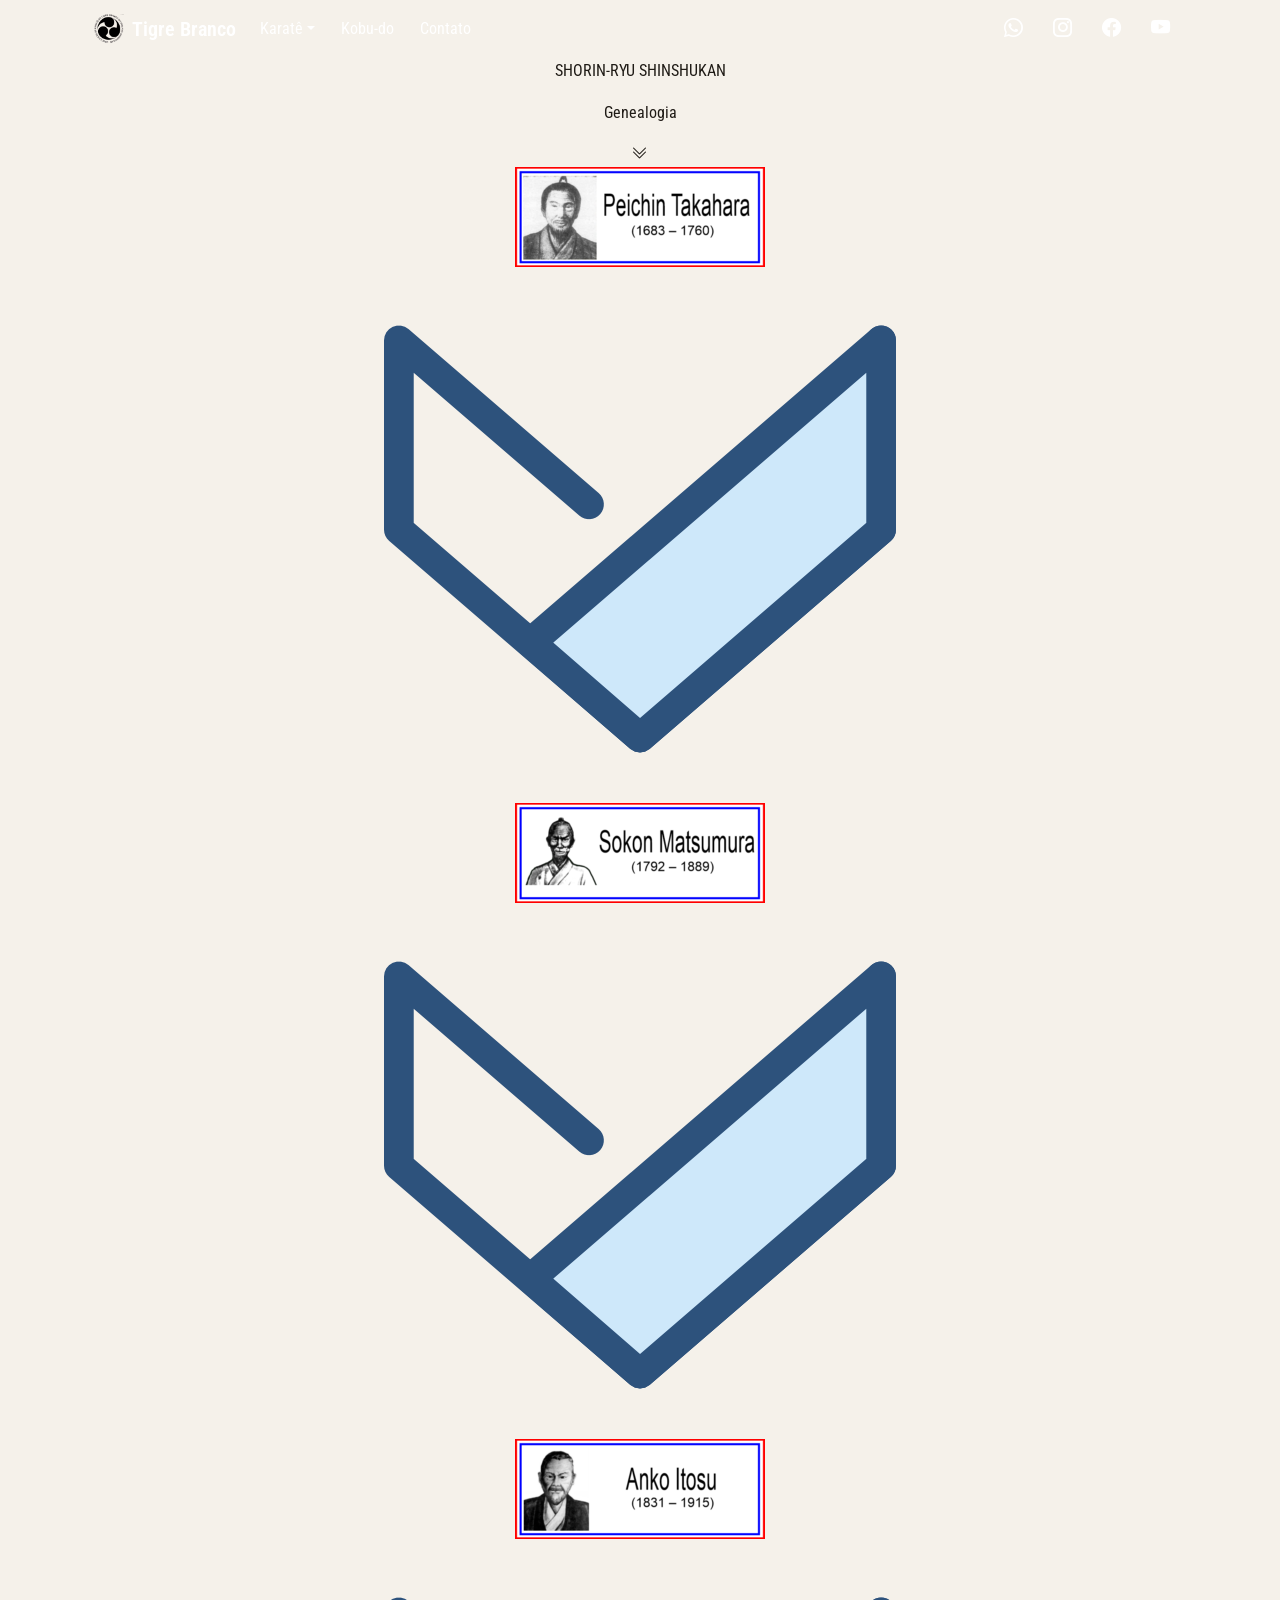
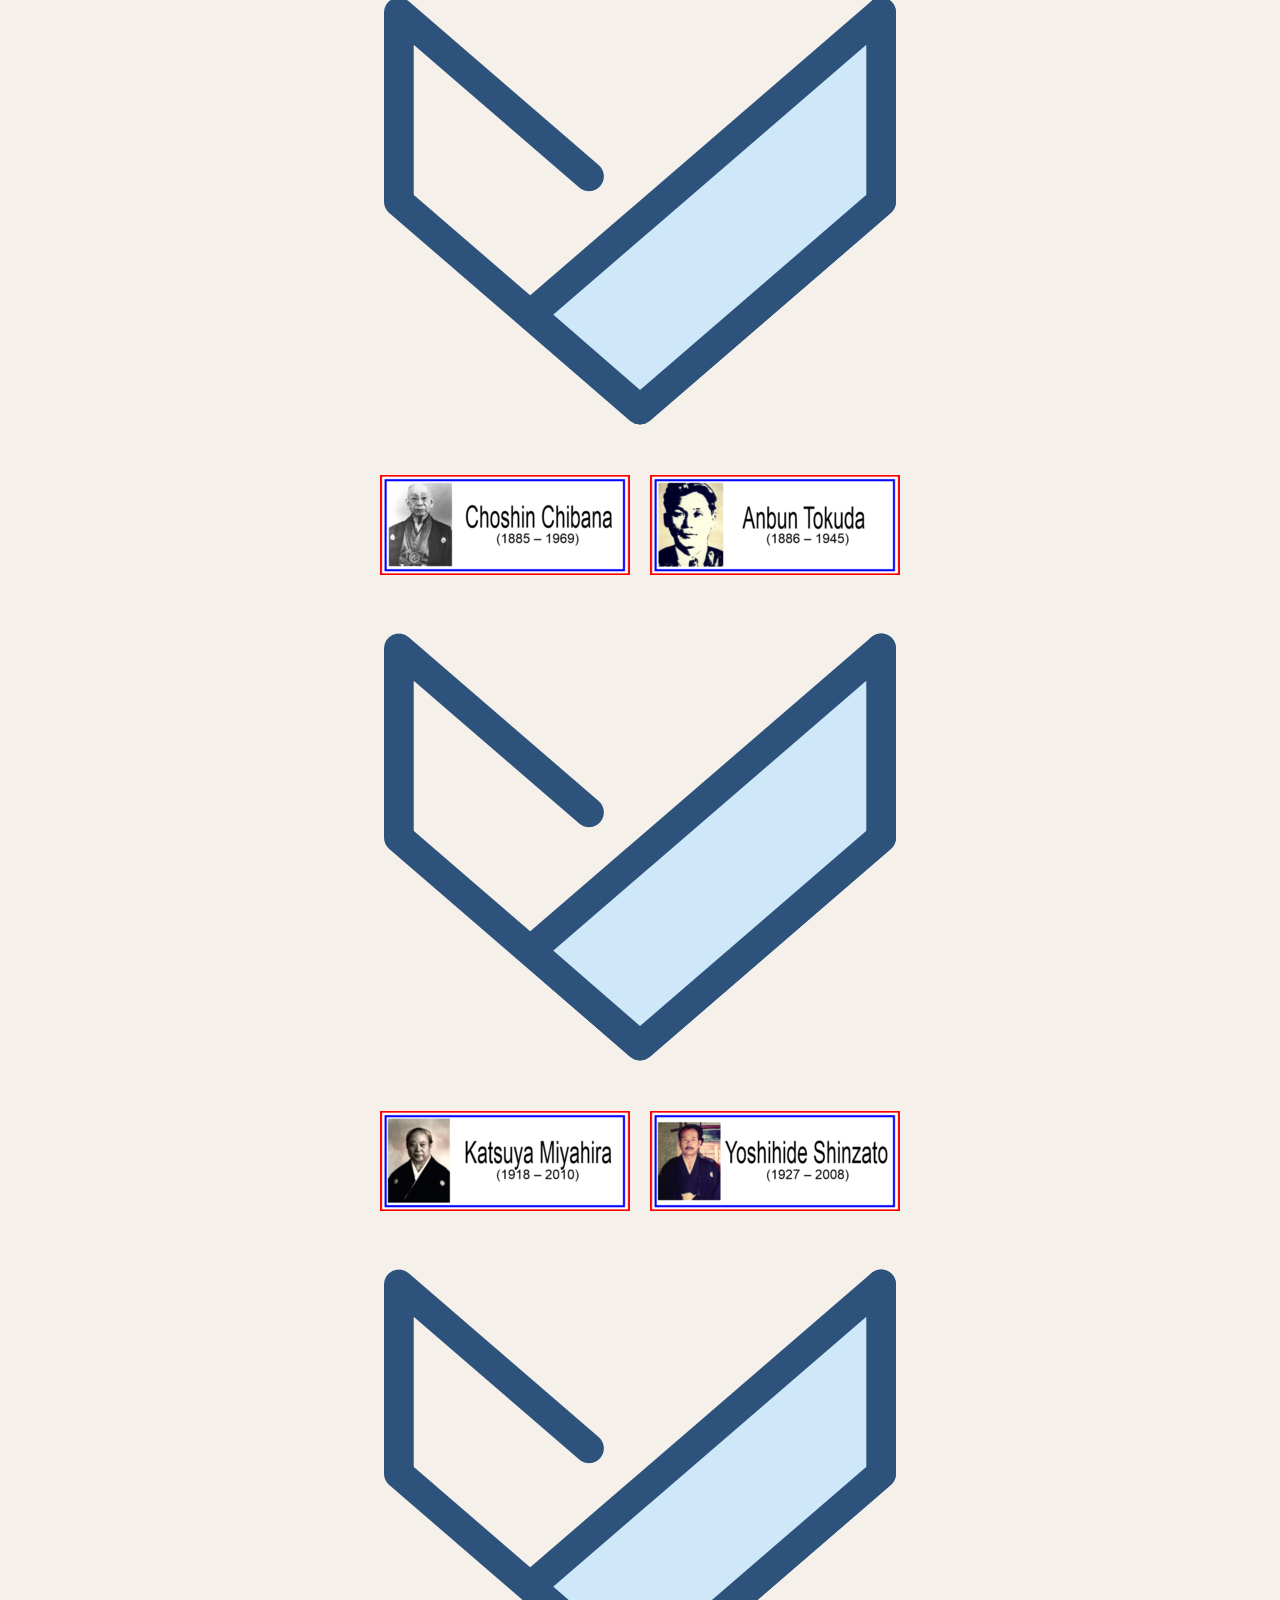
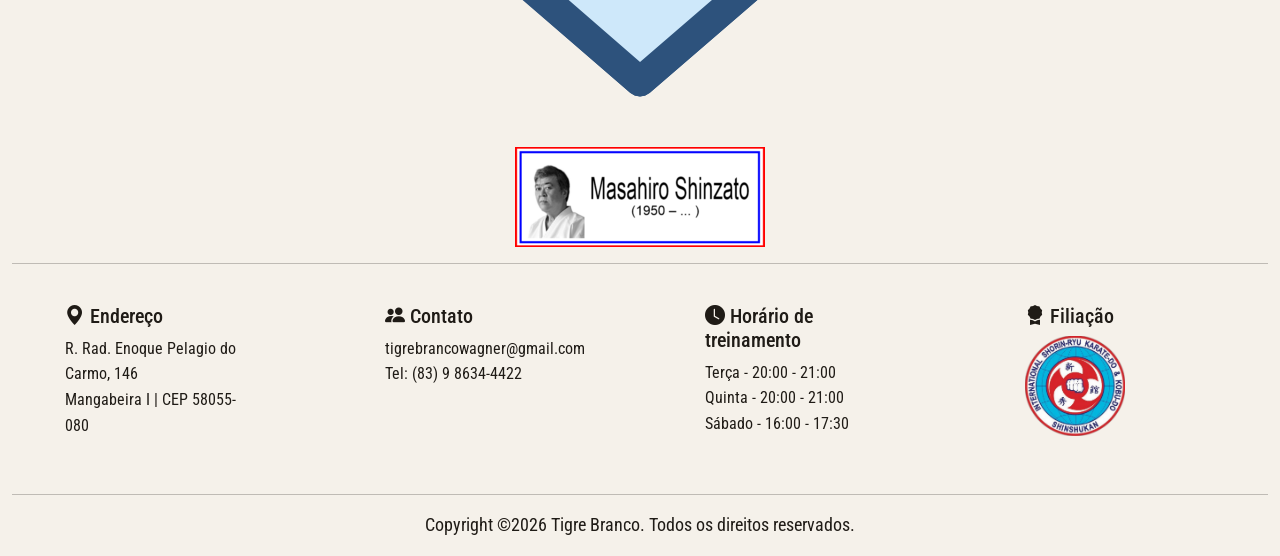
<file: html/karateGenealogia.html>
<!DOCTYPE html>
<html lang="pt-br">

<head>
    <meta charset="UTF-8">
    <meta http-equiv="X-UA-Compatible" content="IE=edge">
    <meta name="viewport" content="width=device-width, initial-scale=1.0">
    <meta name="description"
        content="Genealogia do Karate Shorin-Ryu Shinshukan: linhagem dos mestres e tradicao preservada na Tigre Branco Paraiba.">

    <!-- BOOTSTRAP CSS -->
    <link href="https://cdn.jsdelivr.net/npm/bootstrap@5.2.2/dist/css/bootstrap.min.css" rel="stylesheet"
        integrity="sha384-Zenh87qX5JnK2Jl0vWa8Ck2rdkQ2Bzep5IDxbcnCeuOxjzrPF/et3URy9Bv1WTRi" crossorigin="anonymous">

    <!-- BOOTSTRAP ICON -->
    <link rel="stylesheet" href="https://cdn.jsdelivr.net/npm/bootstrap-icons@1.9.1/font/bootstrap-icons.css">

    <!-- FAV ICON -->
    <link rel="shortcut icon" href="../img/communPages/tigre-branco-favicon.svg" type="image/x-icon">

    <!-- CSS -->
    <link rel="stylesheet" href="../css/style.css">

    <title>Tigre Branco - Genealogia</title>
</head>

<body>
    <a class="skip-link" href="#conteudo">Pular para o conteudo principal</a>
    <div class="container-fluid container00">
        <div class="container00 container02">
            <div class="container">
                <header class="header">
                    <nav class="navbar navbar-expand-lg bg-transparent main-navbar" aria-label="Navegacao principal">
                        <div class="container-fluid">
                            <a class="navbar-brand text-white" href="../index.html">
                                <img src="../img/communPages/tigre-branco-favicon.svg" alt="Logo" width="30" height="30"
                                    class="d-inline-block align-text-center">
                                Tigre Branco
                            </a>
                            <button class="navbar-toggler" type="button" data-bs-toggle="collapse"
                                data-bs-target="#navbarNav" aria-controls="navbarNav" aria-expanded="false"
                                aria-label="Abrir menu">
                                <span class="navbar-toggler-icon"></span>
                            </button>
                            <div class="collapse navbar-collapse" id="navbarNav">
                                <ul class="navbar-nav me-auto mb-2 mb-lg-0">
                                    <li class="nav-item dropdown">
                                        <a class="nav-link dropdown-toggle text-white" href="#" role="button"
                                            data-bs-toggle="dropdown" aria-expanded="false">Karatê</a>
                                        <ul class="dropdown-menu dropMenu">
                                            <li><a class="nav-item dropMenuStyle" href="./karate.html">Historia</a></li>
                                            <li><a class="nav-item dropMenuStyle"
                                                    href="./historia-shinshukan.html">Historia da Shinshukan</a></li>
                                            <li><a class="nav-item dropMenuStyle"
                                                    href="./karateGenealogia.html">Genealogia</a></li>
                                        </ul>
                                    </li>
                                    <li class="nav-item">
                                        <a class="nav-link text-white" href="./kobudo.html">Kobu-do</a>
                                    </li>
                                    <li class="nav-item">
                                        <a class="nav-link text-white" href="./contato.html">Contato</a>
                                    </li>
                                </ul>
                            </div>
                            <div class="d-flex align-items-center social-links">
                                <a class="text-reset me-3" target="_blank" rel="noopener noreferrer"
                                    aria-label="Conversar no WhatsApp"
                                    href="https://api.whatsapp.com/send?1=pt_BR&phone=5583986344422"><i
                                        class="bi bi-whatsapp"></i></a>
                                <a class="text-reset me-3" target="_blank" rel="noopener noreferrer"
                                    aria-label="Perfil no Instagram" href="https://www.instagram.com/wagnertigrebranco"><i
                                        class="bi bi-instagram"></i></a>
                                <a class="text-reset me-3" target="_blank" rel="noopener noreferrer"
                                    aria-label="Pagina no Facebook"
                                    href="https://www.facebook.com/tigrebrancoparaiba"><i
                                        class="bi bi-facebook"></i></a>
                                <a class="text-reset me-3" target="_blank" rel="noopener noreferrer"
                                    aria-label="Canal no YouTube"
                                    href="https://www.youtube.com/channel/UC96yPCGsgWlOI8CqJpohSKA"><i
                                        class="bi bi-youtube"></i></a>
                            </div>
                        </div>
                    </nav>
                </header>
            </div>
            <div class="container titlePaddingKarate">
                <p class="titleTigre text-center">SHORIN-RYU SHINSHUKAN</p>
                <p class="subTitleTigre text-center">Genealogia</p>
            </div>
            <div class=" container text-center">
                <i class="bi bi-chevron-double-down arrowDown" aria-hidden="true"></i>
            </div>
        </div>
        <main id="conteudo">

        <div class="container spacer-20"></div>

        <div class="container text-center">
            <img src="../img/karate/genealogia/Pechin-Takahara-1.png" alt="Pechin-Takahara">
        </div>
        <div class="mt-3">
            <img src="../img/karate/genealogia/arrow.png" alt="" aria-hidden="true" class="rounded mx-auto d-block arrow">
        </div>
        <div class="container text-center mt-2">
            <img src="../img/karate/genealogia/Sokon-Matsumura-2.png" alt="Sokon-Matsumura">
        </div>
        <div class="mt-3">
            <img src="../img/karate/genealogia/arrow.png" alt="" aria-hidden="true" class="rounded mx-auto d-block arrow">
        </div>
        <div class="container text-center mt-2">
            <img src="../img/karate/genealogia/Anko-Itosu-3.png" alt="Anko-Itosu">
        </div>
        <div class="mt-3">
            <img src="../img/karate/genealogia/arrow.png" alt="" aria-hidden="true" class="rounded mx-auto d-block arrow">
        </div>
        <div class="container text-center mt-2">
            <img src="../img/karate/genealogia/Choshin-Chibana-4.png" alt="Choshin-Chibana"
                class="pe-3">

            <img src="../img/karate/genealogia/Anbun-Tokuda-5.png" alt="Anbun-Tokuda">
        </div>
        <div class="mt-3">
            <img src="../img/karate/genealogia/arrow.png" alt="" aria-hidden="true" class="rounded mx-auto d-block arrow">
        </div>
        <div class="container text-center mt-2">
            <img src="../img/karate/genealogia/Katsuya-Miyahira-6.png" alt="Katsuya-Miyahira"
                class="pe-3">

            <img src="../img/karate/genealogia/Yoshihide-Shinzato-7.png" alt="Yoshihide-Shinzato-7">
        </div>
        <div class="mt-3">
            <img src="../img/karate/genealogia/arrow.png" alt="" aria-hidden="true" class="rounded mx-auto d-block arrow">
        </div>
        <div class="container text-center mt-2">
            <img src="../img/karate/genealogia/Masahiro-Shinzato-8.png" alt="Masahiro-Shinzato">
        </div>

        <div class="container spacer-10"></div>
        <hr>
        <div class="container spacer-10"></div>
        <footer>
            <div class="row footer justify-content-around">
                <div class="col-2">
                    <p class="h5"><i class="bi bi-geo-alt-fill"></i> Endereço</p>
                    <p>R. Rad. Enoque Pelagio do Carmo, 146<br>
                        Mangabeira I | CEP 58055-080</p>
                </div>
                <div class="col-2">
                    <p class="h5"><i class="bi bi-people-fill"></i> Contato</p>
                    <p>tigrebrancowagner@gmail.com<br>
                        Tel: (83) 9 8634-4422</p>
                </div>
                <div class="col-2">
                    <p class="h5"><i class="bi bi-clock-fill"></i> Horário de treinamento</p>
                    <p>Terça - 20:00 - 21:00<br>
                        Quinta - 20:00 - 21:00<br>
                        Sábado - 16:00 - 17:30
                    </p>
                </div>
                <div class="col-2">
                    <p class="h5"><i class="bi bi-award-fill"></i> Filiação</p>
                    <img src="../img/communPages/shinshukan.png" alt="Logo da filiacao Shinshukan" class="footer-logo"
                        loading="lazy" decoding="async">
                </div>
            </div>
            <hr>
            <div class="container spacer-5"></div>
            <p class="copy" style="text-align: center;">Copyright &copy;2026 Tigre Branco. Todos os direitos reservados.
            </p>
            <div class="container spacer-5"></div>
        </footer>
        </main>
    </div>

    <!-- BOOTSTRAP JAVASCRIPT -->
    <script src="https://cdn.jsdelivr.net/npm/bootstrap@5.2.2/dist/js/bootstrap.bundle.min.js"
        integrity="sha384-OERcA2EqjJCMA+/3y+gxIOqMEjwtxJY7qPCqsdltbNJuaOe923+mo//f6V8Qbsw3"
        crossorigin="anonymous"></script>

</body>

</html>
</file>
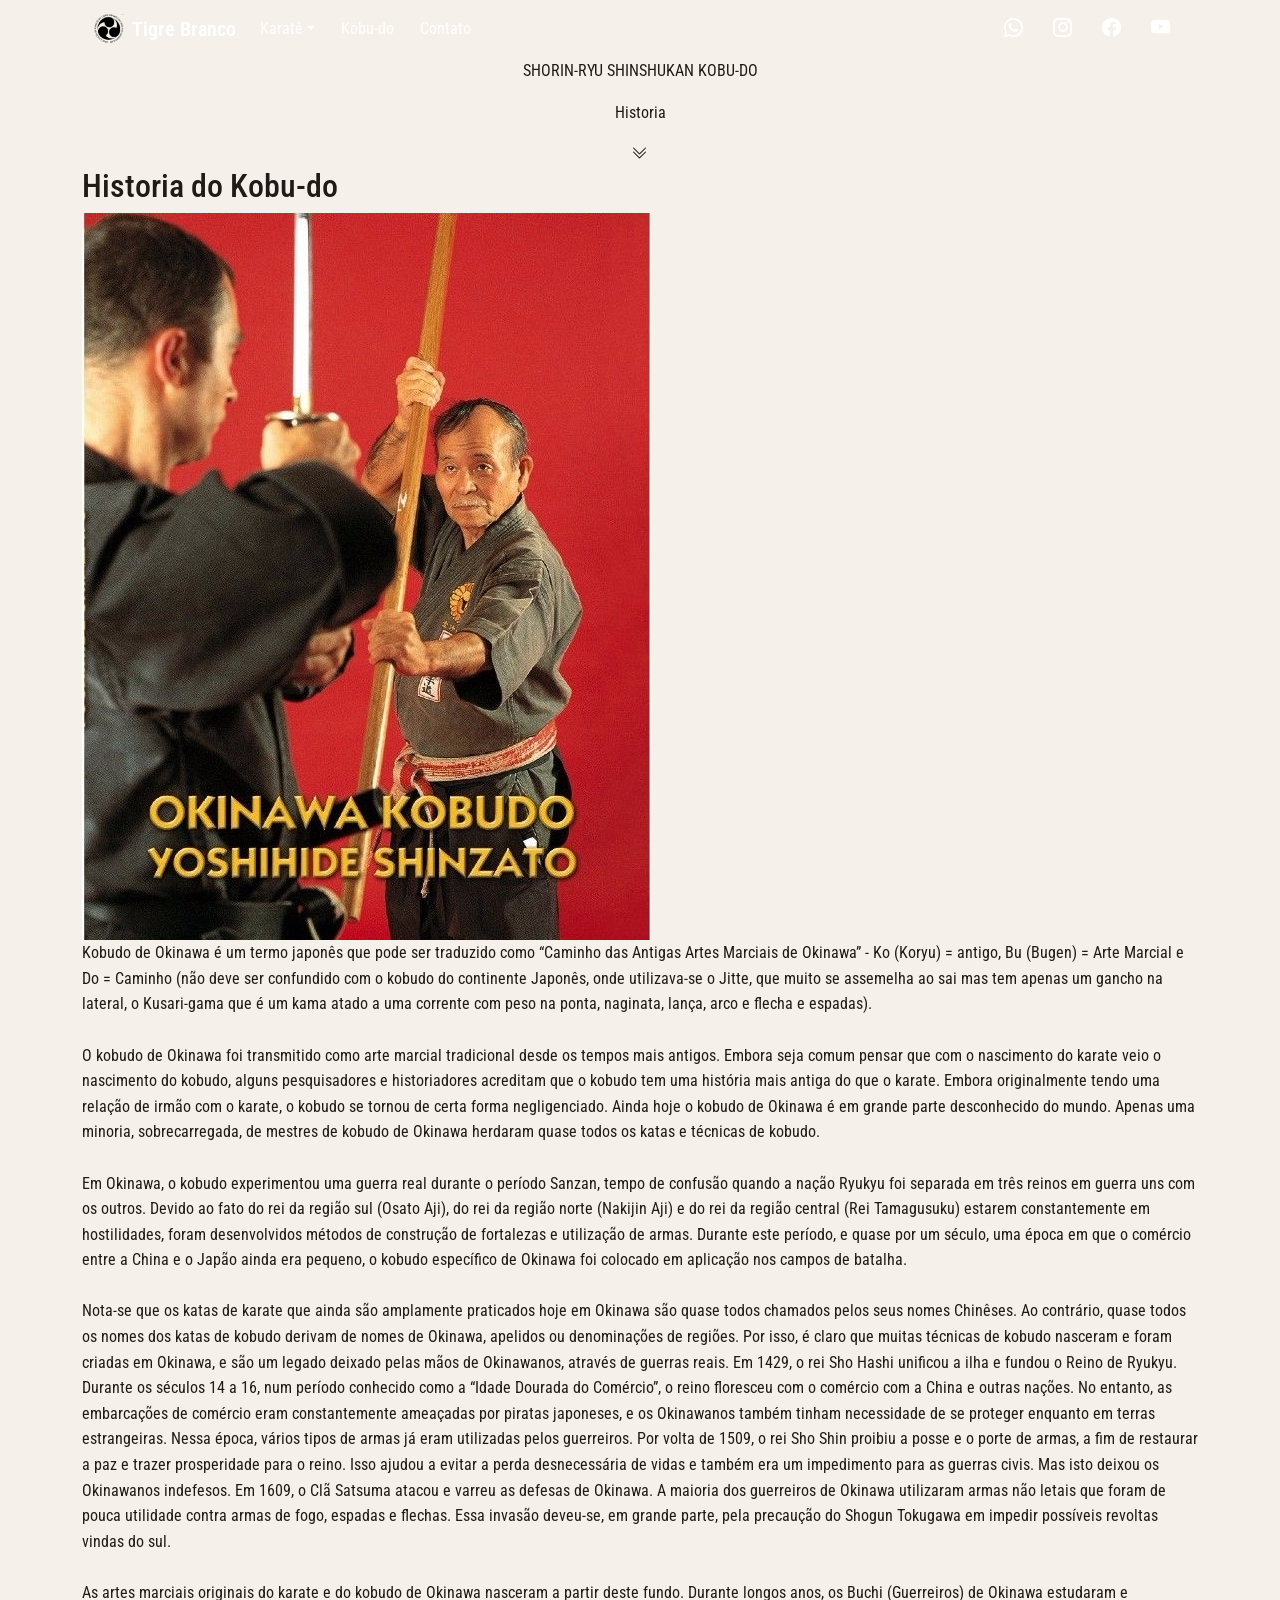
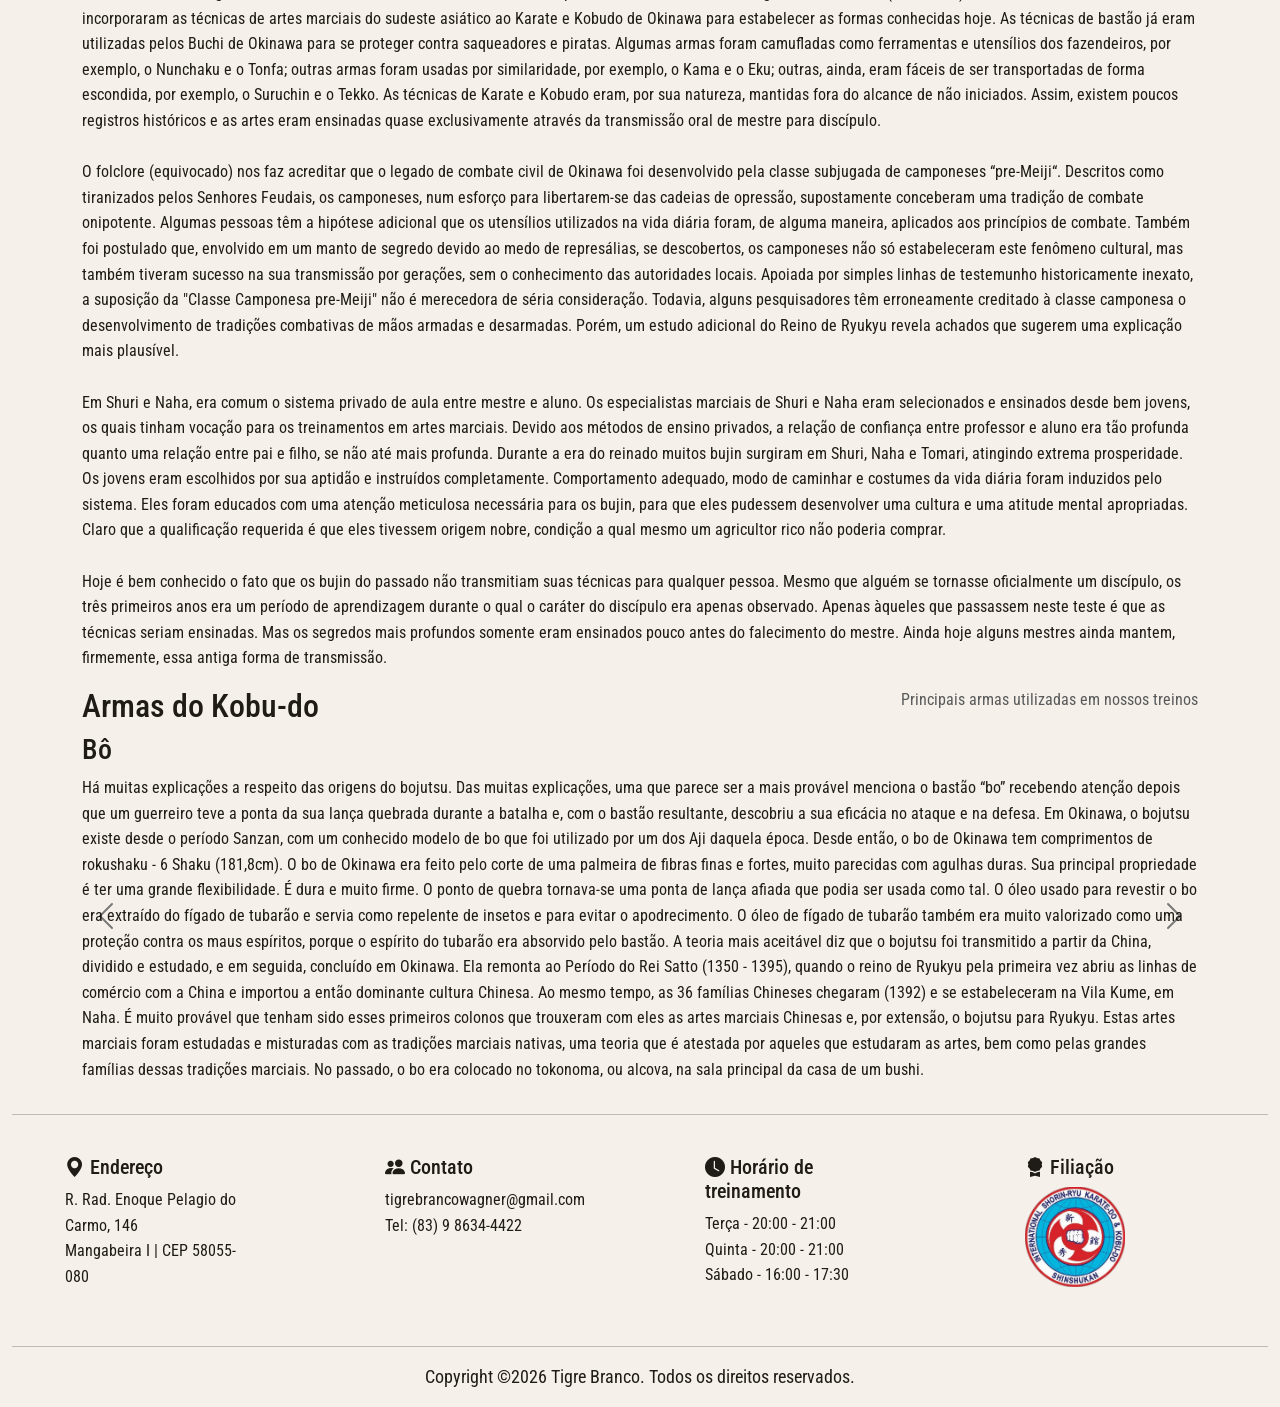
<file: html/kobudo.html>
<!DOCTYPE html>
<html lang="pt-br">

<head>
    <meta charset="UTF-8">
    <meta http-equiv="X-UA-Compatible" content="IE=edge">
    <meta name="viewport" content="width=device-width, initial-scale=1.0">
    <meta name="description"
        content="Conheca a historia e as armas do Kobudo na escola Tigre Branco Paraiba, com tradicao Shinshukan.">

    <!-- BOOTSTRAP CSS -->
    <link href="https://cdn.jsdelivr.net/npm/bootstrap@5.2.2/dist/css/bootstrap.min.css" rel="stylesheet"
        integrity="sha384-Zenh87qX5JnK2Jl0vWa8Ck2rdkQ2Bzep5IDxbcnCeuOxjzrPF/et3URy9Bv1WTRi" crossorigin="anonymous">

    <!-- BOOTSTRAP ICON -->
    <link rel="stylesheet" href="https://cdn.jsdelivr.net/npm/bootstrap-icons@1.9.1/font/bootstrap-icons.css">

    <!-- FAV ICON -->
    <link rel="shortcut icon" href="../img/communPages/tigre-branco-favicon.svg" type="image/x-icon">

    <!-- CSS -->
    <link rel="stylesheet" href="../css/style.css">

    <title>Tigre Branco - Kobu-do</title>
</head>

<body>
    <a class="skip-link" href="#conteudo">Pular para o conteudo principal</a>
    <div class="container-fluid container00">
        <div class="container00 container02">
            <div class="container">
                <header class="header">
                    <nav class="navbar navbar-expand-lg bg-transparent main-navbar" aria-label="Navegacao principal">
                        <div class="container-fluid">
                            <a class="navbar-brand text-white" href="../index.html">
                                <img src="../img/communPages/tigre-branco-favicon.svg" alt="Logo" width="30" height="30"
                                    class="d-inline-block align-text-center">
                                Tigre Branco
                            </a>
                            <button class="navbar-toggler" type="button" data-bs-toggle="collapse"
                                data-bs-target="#navbarNav" aria-controls="navbarNav" aria-expanded="false"
                                aria-label="Abrir menu">
                                <span class="navbar-toggler-icon"></span>
                            </button>
                            <div class="collapse navbar-collapse" id="navbarNav">
                                <ul class="navbar-nav me-auto mb-2 mb-lg-0">
                                    <li class="nav-item dropdown">
                                        <a class="nav-link dropdown-toggle text-white" href="#" role="button"
                                            data-bs-toggle="dropdown" aria-expanded="false">Karatê</a>
                                        <ul class="dropdown-menu dropMenu">
                                            <li><a class="nav-item dropMenuStyle" href="./karate.html">Historia</a></li>
                                            <li><a class="nav-item dropMenuStyle"
                                                    href="./historia-shinshukan.html">Historia da Shinshukan</a></li>
                                            <li><a class="nav-item dropMenuStyle"
                                                    href="./karateGenealogia.html">Genealogia</a></li>
                                        </ul>
                                    </li>
                                    <li class="nav-item">
                                        <a class="nav-link text-white" href="./kobudo.html">Kobu-do</a>
                                    </li>
                                    <li class="nav-item">
                                        <a class="nav-link text-white" href="./contato.html">Contato</a>
                                    </li>
                                </ul>
                            </div>
                            <div class="d-flex align-items-center social-links">
                                <a class="text-reset me-3" target="_blank" rel="noopener noreferrer"
                                    aria-label="Conversar no WhatsApp"
                                    href="https://api.whatsapp.com/send?1=pt_BR&phone=5583986344422"><i
                                        class="bi bi-whatsapp"></i></a>
                                <a class="text-reset me-3" target="_blank" rel="noopener noreferrer"
                                    aria-label="Perfil no Instagram" href="https://www.instagram.com/wagnertigrebranco"><i
                                        class="bi bi-instagram"></i></a>
                                <a class="text-reset me-3" target="_blank" rel="noopener noreferrer"
                                    aria-label="Pagina no Facebook"
                                    href="https://www.facebook.com/tigrebrancoparaiba"><i
                                        class="bi bi-facebook"></i></a>
                                <a class="text-reset me-3" target="_blank" rel="noopener noreferrer"
                                    aria-label="Canal no YouTube"
                                    href="https://www.youtube.com/channel/UC96yPCGsgWlOI8CqJpohSKA"><i
                                        class="bi bi-youtube"></i></a>
                            </div>
                        </div>
                    </nav>
                </header>
            </div>
            <div class="container titlePaddingKarate">
                <p class="titleTigre text-center">SHORIN-RYU SHINSHUKAN KOBU-DO</p>
                <p class="subTitleTigre text-center">Historia</p>
            </div>
            <div class=" container text-center">
                <i class="bi bi-chevron-double-down arrowDown" aria-hidden="true"></i>
            </div>
        </div>
        <main id="conteudo">

        <div class="container spacer-20"></div>

        <section class="kobudoHistorySection">
            <h2 class="container sectionTitle">Historia do Kobu-do</h2>
            <div class="container kobudoHistoryCard">
                <div>
                    <img src="../img/kobudo/kobudo.jpg" alt="Praticante em demonstracao de kobudo" class="old-kobudo">
                    <p class="kobudoHistoryText">
                        Kobudo de Okinawa é um termo japonês que pode ser traduzido como “Caminho das Antigas
                        Artes Marciais de Okinawa” - Ko (Koryu) = antigo, Bu (Bugen) = Arte Marcial e Do = Caminho
                        (não deve ser confundido com o kobudo do continente Japonês, onde utilizava-se o Jitte, que
                        muito se assemelha ao sai mas tem apenas um gancho na lateral, o Kusari-gama que é um kama
                        atado a uma corrente com peso na ponta, naginata, lança, arco e flecha e espadas).<br><br>
                        O kobudo de Okinawa foi transmitido como arte marcial tradicional desde os tempos mais
                        antigos. Embora seja comum pensar que com o nascimento do karate veio o nascimento do
                        kobudo, alguns pesquisadores e historiadores acreditam que o kobudo tem uma história mais
                        antiga do que o karate. Embora originalmente tendo uma relação de irmão com o karate, o
                        kobudo
                        se tornou de certa forma negligenciado. Ainda hoje o kobudo de Okinawa é em grande parte
                        desconhecido do mundo. Apenas uma minoria, sobrecarregada, de mestres de kobudo de
                        Okinawa herdaram quase todos os katas e técnicas de kobudo.<br><br>
                        Em Okinawa, o kobudo experimentou uma guerra real durante o período Sanzan, tempo de
                        confusão quando a nação Ryukyu foi separada em três reinos em guerra uns com os outros.
                        Devido ao fato do rei da região sul (Osato Aji), do rei da região norte (Nakijin Aji) e do
                        rei
                        da
                        região central (Rei Tamagusuku) estarem constantemente em hostilidades, foram desenvolvidos
                        métodos de construção de fortalezas e utilização de armas. Durante este período, e quase por
                        um
                        século, uma época em que o comércio entre a China e o Japão ainda era pequeno, o kobudo
                        específico de Okinawa foi colocado em aplicação nos campos de batalha.<br><br>
                        Nota-se que os katas de karate que ainda são amplamente praticados hoje em Okinawa são quase
                        todos chamados pelos seus nomes Chinêses. Ao contrário, quase todos os nomes dos katas de
                        kobudo derivam de nomes de Okinawa, apelidos ou denominações de regiões. Por isso, é claro
                        que muitas técnicas de kobudo nasceram e foram criadas em Okinawa, e são um legado deixado
                        pelas mãos de Okinawanos, através de guerras reais.
                        Em 1429, o rei Sho Hashi unificou a ilha e fundou o Reino de Ryukyu. Durante os séculos 14 a
                        16, num período conhecido como a “Idade Dourada do Comércio”, o reino floresceu com o
                        comércio com a China e outras nações. No entanto, as embarcações de comércio eram
                        constantemente ameaçadas por piratas japoneses, e os Okinawanos também tinham necessidade
                        de se proteger enquanto em terras estrangeiras. Nessa época, vários tipos de armas já eram
                        utilizadas pelos guerreiros.
                        Por volta de 1509, o rei Sho Shin proibiu a posse e o porte de armas, a fim de restaurar a
                        paz e
                        trazer prosperidade para o reino. Isso ajudou a evitar a perda desnecessária de vidas e
                        também
                        era um impedimento para as guerras civis. Mas isto deixou os Okinawanos indefesos.
                        Em 1609, o Clã Satsuma atacou e varreu as defesas de Okinawa. A maioria dos guerreiros de
                        Okinawa utilizaram armas não letais que foram de pouca utilidade contra armas de fogo,
                        espadas
                        e flechas. Essa invasão deveu-se, em grande parte, pela precaução do Shogun Tokugawa em
                        impedir possíveis revoltas vindas do sul.<br><br>
                        As artes marciais originais do karate e do kobudo de Okinawa nasceram a partir deste fundo.
                        Durante longos anos, os Buchi (Guerreiros) de Okinawa estudaram e incorporaram as técnicas
                        de
                        artes marciais do sudeste asiático ao Karate e Kobudo de Okinawa para estabelecer as formas
                        conhecidas hoje. As técnicas de bastão já eram utilizadas pelos Buchi de Okinawa para se
                        proteger contra saqueadores e piratas. Algumas armas foram camufladas como ferramentas e
                        utensílios dos fazendeiros, por exemplo, o Nunchaku e o Tonfa; outras armas foram usadas por
                        similaridade, por exemplo, o Kama e o Eku; outras, ainda, eram fáceis de ser transportadas
                        de
                        forma escondida, por exemplo, o Suruchin e o Tekko.
                        As técnicas de Karate e Kobudo eram, por sua natureza, mantidas fora do alcance de não
                        iniciados.
                        Assim,
                        existem poucos registros históricos e as artes eram ensinadas quase
                        exclusivamente através da transmissão oral de mestre para discípulo.<br><br>
                        O folclore (equivocado) nos faz acreditar que o legado de combate civil de Okinawa foi
                        desenvolvido pela classe subjugada de camponeses “pre-Meiji“. Descritos como tiranizados
                        pelos Senhores Feudais, os camponeses, num esforço para libertarem-se das cadeias de
                        opressão,
                        supostamente conceberam uma tradição de combate onipotente. Algumas pessoas têm a hipótese
                        adicional que os utensílios utilizados na vida diária foram, de alguma maneira, aplicados
                        aos
                        princípios de combate. Também foi postulado que, envolvido em um manto de segredo devido
                        ao medo de represálias, se descobertos, os camponeses não só estabeleceram este fenômeno
                        cultural, mas também tiveram sucesso na sua transmissão por gerações, sem o conhecimento das
                        autoridades locais. Apoiada por simples linhas de testemunho historicamente inexato, a
                        suposição da "Classe Camponesa pre-Meiji" não é merecedora de séria consideração. Todavia,
                        alguns pesquisadores têm erroneamente creditado à classe camponesa o desenvolvimento de
                        tradições combativas de mãos armadas e desarmadas. Porém, um estudo adicional do Reino de
                        Ryukyu revela achados que sugerem uma explicação mais plausível.<br><br>
                        Em Shuri e Naha, era comum o sistema privado de aula entre mestre e aluno. Os especialistas
                        marciais de Shuri e Naha eram selecionados e ensinados desde bem jovens, os quais tinham
                        vocação para os treinamentos em artes marciais. Devido aos métodos de ensino privados, a
                        relação de confiança entre professor e aluno era tão profunda quanto uma relação entre pai e
                        filho,
                        se não até mais profunda. Durante a era do reinado muitos bujin surgiram em Shuri, Naha e
                        Tomari, atingindo extrema prosperidade. Os jovens eram escolhidos por sua aptidão e
                        instruídos
                        completamente. Comportamento adequado, modo de caminhar e costumes da vida diária foram
                        induzidos pelo sistema. Eles foram educados com uma atenção meticulosa necessária para os
                        bujin, para que eles pudessem desenvolver uma cultura e uma atitude mental apropriadas.
                        Claro
                        que a qualificação requerida é que eles tivessem origem nobre, condição a qual mesmo um
                        agricultor rico não poderia comprar.<br><br>
                        Hoje é bem conhecido o fato que os bujin do passado não transmitiam suas técnicas para
                        qualquer
                        pessoa. Mesmo que alguém se tornasse oficialmente um discípulo, os três primeiros anos era
                        um
                        período de aprendizagem durante o qual o caráter do discípulo era apenas observado. Apenas
                        àqueles que passassem neste teste é que as técnicas seriam ensinadas. Mas os segredos mais
                        profundos somente eram ensinados pouco antes do falecimento do mestre. Ainda hoje alguns
                        mestres ainda mantem, firmemente, essa antiga forma de transmissão.
                    </p>
                </div>
            </div>
        </section>

        <div class="container d-flex justify-content-between kobudoWeaponsHeader">
            <h2 class="sectionTitle">Armas do Kobu-do</h2>
            <p class="text-muted kobudoWeaponsSub">Principais armas utilizadas em nossos
                treinos</p>
        </div>
        <div id="carouselExampleDark" class="carousel carousel-dark slide">
            <div class="carousel-inner">
                <div class="carousel-item active container00 carrossel01">
                    <div class="container boxKobudo" id="overViewPosition">
                        <h3 class="h3 sectionTitle">Bô</h3>
                        <p class="text-justify">Há muitas explicações a respeito das origens do bojutsu. Das
                            muitas explicações, uma
                            que parece ser a mais provável menciona o bastão “bo” recebendo atenção depois que um
                            guerreiro teve a ponta da sua lança quebrada durante a batalha e, com o bastão resultante,
                            descobriu a sua eficácia no ataque e na defesa. Em Okinawa, o bojutsu existe desde o período
                            Sanzan, com um conhecido modelo de bo que foi utilizado por um dos Aji daquela época. Desde
                            então, o bo de Okinawa tem comprimentos de rokushaku - 6 Shaku (181,8cm). O bo de Okinawa
                            era feito pelo corte de uma palmeira de fibras finas e fortes, muito parecidas com agulhas
                            duras.
                            Sua principal propriedade é ter uma grande flexibilidade. É dura e muito firme. O ponto de
                            quebra tornava-se uma ponta de lança afiada que podia ser usada como tal. O óleo usado para
                            revestir o bo era extraído do fígado de tubarão e servia como repelente de insetos e para
                            evitar o
                            apodrecimento. O óleo de fígado de tubarão também era muito valorizado como uma proteção
                            contra os maus espíritos, porque o espírito do tubarão era absorvido pelo bastão.
                            A teoria mais aceitável diz que o bojutsu foi transmitido a partir da China, dividido e
                            estudado, e em seguida, concluído em Okinawa. Ela remonta ao Período do Rei Satto (1350 -
                            1395), quando o reino de Ryukyu pela primeira vez abriu as linhas de comércio com a China e
                            importou a então dominante cultura Chinesa. Ao mesmo tempo, as 36 famílias Chineses
                            chegaram (1392) e se estabeleceram na Vila Kume, em Naha. É muito provável que tenham sido
                            esses primeiros colonos que trouxeram com eles as artes marciais Chinesas e, por extensão, o
                            bojutsu para Ryukyu. Estas artes marciais foram estudadas e misturadas com as tradições
                            marciais nativas, uma teoria que é atestada por aqueles que estudaram as artes, bem como
                            pelas
                            grandes famílias dessas tradições marciais.
                            No passado, o bo era colocado no tokonoma, ou alcova, na sala principal da casa de um
                            bushi.</p>
                    </div>
                </div>
                <div class="carousel-item container00 carrossel02">
                    <div class="container boxKobudo" id="overViewPosition">
                        <h3 class="h3 sectionTitle">Nunchaku</h3>
                        <p class="text-justify">O propósito original de usar o nunchaku era de se defender
                            contra bandidos e vários
                            inimigos, a fim de enfraquecê-los ou contê-los. Sendo uma esplêndida arma de defesa pessoal,
                            muitos artistas que desconhecem o seu verdadeiro significado cometem o erro de usá-lo apenas
                            como uma arma giratória, confundindo, assim, o verdadeiro significado do nunchaku. Sua
                            rotação gera grande força centrífuga, e o verdadeiro aprendizado se dá através do estudo das
                            regras existentes. Estas regras foram desenvolvidas por especialistas marciais que
                            pesquisaram e
                            praticaram o uso dessas armas, formulando muitos katas que são como enciclopédias de
                            técnicas.
                            Ele foi camuflado de uma maneira que ninguém iria perceber o seu potencial uso como
                            arma. Foi de fato uma arma oculta. Embora seu formato variasse, o nunchaku de hoje tem quase
                            sempre uma forma octogonal e seu tamanho aumentou a partir do tamanho do antebraço, para
                            atingir de 30 a 40 centímetros.
                            No tempo do reino de Ryukyu até o início dos anos 1870, os cavalos eram criados em
                            ambientes nobres e a equitação era uma habilidade muito estimada. O freio de cavalo tinha um
                            formato semelhante e foi praticamente utilizado como um nunchaku. Na vida cotidiana, o freio
                            do cavalo era uma ferramenta utilizada por pessoas pacíficas. No entanto, em momentos de
                            dificuldade pode se transformar em uma arma poderosa para ser usada para proteger a família
                            ou
                            os bens.
                            No passado, os Ryukyuanos preferiam cordas feitas de pelo de rabo de cavalo, por causa
                            de sua durabilidade e também porque os pelos da cauda do cavalo são redondos e grossos,
                            permitindo girar facilmente a arma. Devido hoje em dia ser difícil obter pelos da cauda para
                            fazer um nunchaku, a corda é feita de cordões tecidos de couro, corda de algodão e até mesmo
                            as
                            cordas de seda usadas em pára-quedas. Nos últimos anos, o nylon tornou-se a fibra sintética
                            mais conveniente para se produzir a corda do nunchaku.
                            Na China, armas semelhantes ao nunchaku tiveram vários nomes e já eram utilizadas
                            desde os tempos mais antigos.</p>
                    </div>
                </div>
                <div class="carousel-item container00 carrossel03">
                    <div class="container" id="overViewPosition">
                        <h3 class="h3 sectionTitle">Tunqua</h3>
                        <p class="text-justify">Essa arma é formada por um bastão com um cabo, e mede
                            aproximadamente 50cm de
                            comprimento. Tonfa é uma arma antiga que não existe no continente Japonês. Foi trazida da
                            China e desenvolvida exclusivamente em Okinawa, sendo normalmente usada aos pares. Devido
                            à dificuldade de manuseamento correto, é uma arma que requer uma grande quantidade de
                            perícia.
                            Em Ryukyu seu uso difundiu-se entre os shizoku após a abolição dos clãs e o
                            estabelecimento da Província de Okinawa, e é dito que foi camuflada como um utensílio comum,
                            como quase todas as armas do kobudo de Ryukyu, neste caso o cabo de um moedor do tipo
                            Chinês, ou toushi no dialeto local. Tal como outras armas de Ryukyu, o fato de ser um
                            utensílio
                            que pode ser transformado em uma arma é a sua característica, bem como a sua facilidade de
                            utilização.
                            Há muitas maneiras de se pronunciar tonfa em Okinawa: na área de Shuri, é conhecido
                            como tounfa ou tuifa, enquanto em outras regiões de Okinawa chama-se tonkwa.
                            O tonfa é praticado em kumite contra espadas e lanças, mas também pode ser praticado
                            contra bo.</p>
                    </div>
                </div>
                <div class="carousel-item container00 carrossel04">
                    <div class="container" id="overViewPosition">
                        <h3 class="h3 sectionTitle">Kama</h3>
                        <p class="text-justify">O kama ou gama ou kama-no-te é uma foice com um cabo longo. A
                            lâmina vai ficando
                            mais fina em direção à ponta e termina em forma de gancho. Bloqueios, estocadas, cortes e
                            até
                            mesmo arremessos são as técnicas mais comuns. Em Okinawa, nenhuma corda é conectada a ele,
                            originalmente, o que o torna diferente do Kusari-gama do continente Japonês.
                            Visto que o Kusari-gama é considerado uma arma, e os cidadãos e bushi de Ryukyu eram
                            proibidos de usar armas, poderia passar como uma ferramenta agrícola se uma corda não
                            estivesse ligada a ele. O Kama dos bushi de Ryukyu, diferentemente da ferramenta agrícola,
                            tinha a lâmina mais grossa e a parte de trás da lâmina poderia ser utilizada como um
                            martelo.
                            O kama de Okinawa foi definitivamente influenciado pela China. Na literatura Chinesa, o
                            kama é mencionado desde o período da Primavera e do Outono, onde ficou claro que a técnica
                            Chinesa era a utilização de uma foice em cada mão.
                            Embora em uso diário seja comum a utilização de apenas uma foice, numa situação de
                            combate a utilização de dois kama é preferida, o que explica porque os katas de hoje são
                            realizados com pares de kama.</p>
                    </div>
                </div>
                <div class="carousel-item container00 carrossel05">
                    <div class="container" id="overViewPosition">
                        <h3 class="h3 sectionTitle">Sai</h3>
                        <p class="text-justify">As armas usadas pelos guerreiros Chineses foram transmitidas da
                            China para o Sudeste
                            Asiático. Nesta linha, o sai chegou a Okinawa para ser profundamente pesquisado pelos
                            guerreiros do Reino de Ryukyu e ser forjado em uma arte com muitos katas baseados em guerras
                            reais. Essa arte é conhecida hoje como saijutsu.
                            No tempo do reino de Ryukyu os ganchos eram feitos a partir de um mesmo pedaço de
                            ferro, com a guarda sendo uma protuberância neste ferro, semelhante ao pomo de Adão humano,
                            para se tornar uma guarda contra a espada. No centro da guarda era feita uma abertura na
                            qual o
                            corpo principal era inserido para ser fixado, em seguida, com fogo.
                            Em 1509, em Ryukyu, com as regras de proibição de armas feitas pelo rei Sho Shin, as
                            armas foram recolhidas e guardadas no Castelo de Shuri. O sai tornou-se posse dos ufuchiku,
                            o
                            equivalente a inspetor de polícia de Ryukyu. Na tensa atmosfera causada por esta proibição
                            de
                            armas, a razão pela qual a posse do sai era permitida aos oficiais, com toda a
                            probabilidade, era
                            porque a sua ponta não era afiada e pouco provável de ser uma arma letal.</p>
                    </div>
                </div>
                <div class="carousel-item container00 carrossel06">
                    <div class="container" id="overViewPosition">
                        <h3 class="h3 sectionTitle">Eku</h3>
                        <p class="text-justify">Esta arte marcial foi desenvolvida pelos bushi que viajavam
                            entre as ilhas, como uma
                            aplicação do bo. O Eku tem uma longa história, possuindo a técnica transmitida por Chikin
                            Seinori Oyakata, nascido em 1624, e ainda realizada hoje em dia. Esta técnica caracteriza-se
                            pela
                            ação de atirar areia nos olhos do adversário para cegá-lo e dar sequência a um ataque. O Eku
                            dos
                            Bushi de Ryukyu tinha uma lâmina afiada
                            Em 1612 Miyamoto Musashi, então com 20 anos, enfrentou e venceu Sasaki Kojiro na
                            Ilha Funa em Kyushu. Embora esta seja uma história conhecida, sabe-se que ele usou um remo
                            para derrotar seu oponente, e que muito provavelmente ele usou uma técnica como a Sunakake.
                            Para um especialista conceituado como Musashi, ou ele achava que o remo era a arma ideal
                            para
                            um duelo na praia ou então ele já havia dominado a técnica marcial do remo.
                            Em mãos experientes o remo é uma arma prática, com um poder destrutivo que pode ser
                            demonstrado num exercício através do corte de uma bananeira com um único movimento
                            giratório.</p>
                    </div>
                </div>
            </div>
            <button class="carousel-control-prev" type="button" data-bs-target="#carouselExampleDark"
                data-bs-slide="prev">
                <span class="carousel-control-prev-icon" aria-hidden="true"></span>
                <span class="visually-hidden">Anterior</span>
            </button>
            <button class="carousel-control-next" type="button" data-bs-target="#carouselExampleDark"
                data-bs-slide="next">
                <span class="carousel-control-next-icon" aria-hidden="true"></span>
                <span class="visually-hidden">Proximo</span>
            </button>
        </div>


        <div class="container spacer-10"></div>
        <hr>
        <div class="container spacer-10"></div>
        <footer>
            <div class="row footer justify-content-around">
                <div class="col-2">
                    <p class="h5"><i class="bi bi-geo-alt-fill"></i> Endereço</p>
                    <p>R. Rad. Enoque Pelagio do Carmo, 146<br>
                        Mangabeira I | CEP 58055-080</p>
                </div>
                <div class="col-2">
                    <p class="h5"><i class="bi bi-people-fill"></i> Contato</p>
                    <p>tigrebrancowagner@gmail.com<br>
                        Tel: (83) 9 8634-4422</p>
                </div>
                <div class="col-2">
                    <p class="h5"><i class="bi bi-clock-fill"></i> Horário de treinamento</p>
                    <p>Terça - 20:00 - 21:00<br>
                        Quinta - 20:00 - 21:00<br>
                        Sábado - 16:00 - 17:30
                    </p>
                </div>
                <div class="col-2">
                    <p class="h5"><i class="bi bi-award-fill"></i> Filiação</p>
                    <img src="../img/communPages/shinshukan.png" alt="Logo da filiacao Shinshukan" class="footer-logo"
                        loading="lazy" decoding="async">
                </div>
            </div>
            <hr>
            <div class="container spacer-5"></div>
            <p class="copy" style="text-align: center;">Copyright &copy;2026 Tigre Branco. Todos os direitos reservados.
            </p>
            <div class="container spacer-5"></div>
        </footer>
        </main>
    </div>

    <!-- BOOTSTRAP JAVASCRIPT -->
    <script src="https://cdn.jsdelivr.net/npm/bootstrap@5.2.2/dist/js/bootstrap.bundle.min.js"
        integrity="sha384-OERcA2EqjJCMA+/3y+gxIOqMEjwtxJY7qPCqsdltbNJuaOe923+mo//f6V8Qbsw3"
        crossorigin="anonymous"></script>

</body>

</html>
</file>
<file: css/style.css>
@import url("https://fonts.googleapis.com/css2?family=Bebas+Neue&family=Roboto+Condensed:wght@300;400;600&display=swap");

:root {
  /* Cores */
  --cor-primaria: #7a5a2f;
  --cor-secundaria: #1f1b16;
  --cor-fundo: #f5f1ea;
  --cor-fundo-claro: #fffaf2;
  --cor-branco: #ffffff;
  --cor-cinza-claro: #EEEEEE;
  --cor-borda: #d8c9b1;
  --cor-texto-hover: #efe5d4;
  --cor-whatsapp: #355e3b;
  --cor-sucesso: #1f9d55;
  --cor-erro: #c92a2a;
  --cor-pendente: #555555;
  
  /* Sombras */
  --sombra-suave: 0 10px 24px rgba(32, 24, 16, 0.06);
  --sombra-media: 0 12px 26px rgba(32, 24, 16, 0.08);
  --sombra-forte: 0 8px 18px rgba(0, 0, 0, 0.06);
  
  /* Bordas */
  --borda-padrao: 1px solid var(--cor-borda);
  --raio-padrao: 18px;
  --raio-pequeno: 12px;
  --raio-minimo: 8px;
  
  /* Espaçamentos */
  --espaco-5: 5px;
  --espaco-10: 10px;
  --espaco-14: 14px;
  --espaco-16: 16px;
  --espaco-20: 20px;
  --espaco-24: 24px;
  --espaco-40: 40px;
  
  /* Tipografia */
  --fonte-titulo: "Bebas Neue", cursive;
  --fonte-texto: "Roboto Condensed", sans-serif;
}

/* Reset básico */
* {
  margin: 0;
  padding: 0;
  box-sizing: border-box;
}

body {
  background-color: var(--cor-fundo);
  color: var(--cor-secundaria);
  font-family: var(--fonte-texto);
  line-height: 1.6;
}

/* Acessibilidade - Skip Link */
.skip-link {
  position: absolute;
  left: -999px;
  top: auto;
  width: 1px;
  height: 1px;
  overflow: hidden;
}

.skip-link:focus {
  left: 12px;
  top: 12px;
  width: auto;
  height: auto;
  padding: 8px 12px;
  border-radius: 6px;
  background: var(--cor-branco);
  color: #111;
  z-index: 9999;
  outline: 3px solid #00c2ff;
  outline-offset: 2px;
}

/* Foco visível para elementos interativos */
a:focus-visible,
button:focus-visible,
input:focus-visible,
textarea:focus-visible {
  outline: 3px solid #00c2ff;
  outline-offset: 2px;
}

/* Tipografia */
.section-title,
.title-tigre,
.sub-title-tigre,
.card-title {
  font-family: var(--fonte-titulo);
  text-transform: uppercase;
}

.section-title {
  text-align: center;
  margin-bottom: var(--espaco-40);
  padding-top: var(--espaco-24);
}

/* Container principal com background */
.container-principal {
  min-height: 100vh;
  background-size: cover;
  background-repeat: no-repeat;
  background-position: center;
  background-color: var(--cor-cinza-claro);
}

.container-principal.bg-home {
  background-image: url(../img/communPages/bg-home.jpg);
}

.container-principal.bg-karate {
  background-image: url(../img/karate/bg-karate.jpg);
}

.container-principal.bg-contato {
  background-image: url(../img/contato/bg-contato.jpg);
}

/* Variações de background para Kobudo */
.container-principal.bg-bo { background-image: url(../img/kobudo/bo.png); background-size: 30%; background-position: 75% 35%; }
.container-principal.bg-nunchaku { background-image: url(../img/kobudo/nunchaku.png); background-size: 30%; background-position: 75% 35%; }
.container-principal.bg-tunqua { background-image: url(../img/kobudo/tunqua.png); background-size: 30%; background-position: 75% 35%; }
.container-principal.bg-kama { background-image: url(../img/kobudo/kama.png); background-size: 30%; background-position: 75% 35%; }
.container-principal.bg-sai { background-image: url(../img/kobudo/sai.png); background-size: 30%; background-position: 75% 35%; }
.container-principal.bg-eku { background-image: url(../img/kobudo/eku.png); background-size: 30%; background-position: 75% 35%; }

/* Navegação */
.navbar-principal {
  font-size: 18px;
  color: var(--cor-branco);
  background: rgba(26, 22, 18, 0.78);
  border: 1px solid rgba(255, 255, 255, 0.18);
  border-radius: 16px;
  padding: 10px var(--espaco-14);
  margin-top: var(--espaco-14);
  display: flex;
  flex-wrap: wrap;
  align-items: center;
  gap: 10px;
}

.navbar-brand {
  display: flex;
  align-items: center;
  gap: 8px;
  color: var(--cor-branco) !important;
  text-decoration: none;
  font-weight: 600;
}

.navbar-toggler {
  border-color: rgba(255, 255, 255, 0.7);
  background: transparent;
  padding: 5px 10px;
  cursor: pointer;
}

.navbar-toggler-icon {
  display: inline-block;
  width: 1.5em;
  height: 1.5em;
  background-image: url("data:image/svg+xml,%3csvg xmlns='http://www.w3.org/2000/svg' viewBox='0 0 30 30'%3e%3cpath stroke='rgba(255, 255, 255, 0.7)' stroke-linecap='round' stroke-miterlimit='10' stroke-width='2' d='M4 7h22M4 15h22M4 23h22'/%3e%3c/svg%3e");
  background-repeat: no-repeat;
  background-position: center;
  background-size: 100%;
  filter: invert(100%) brightness(2);
}

.navbar-collapse {
  width: 100%;
  display: none;
}

.navbar-collapse.show {
  display: block;
}

.navbar-nav {
  list-style: none;
  padding: 0;
  margin: 0;
  display: flex;
  flex-wrap: wrap;
  gap: 10px;
}

.nav-item {
  position: relative;
}

.nav-link {
  color: var(--cor-branco) !important;
  text-decoration: none;
  padding: 5px 10px;
  display: block;
}

.nav-link:hover,
.nav-link[aria-current="page"] {
  font-weight: 600;
  text-decoration: underline;
}

/* Dropdown Menu */
.dropdown-menu-custom {
  background-color: rgba(251, 246, 238, 0.96);
  border: var(--borda-padrao);
  border-radius: var(--raio-pequeno);
  padding: 8px;
  min-width: 180px;
  box-shadow: var(--sombra-media);
  list-style: none;
  position: absolute;
  z-index: 1000;
  display: none;
  top: 100%;
  left: 0;
}

.dropdown:hover .dropdown-menu-custom {
  display: block;
}

.dropdown-item {
  color: #2f261d;
  text-decoration: none;
  display: block;
  padding: 8px 10px;
  border-radius: var(--raio-minimo);
}

.dropdown-item:hover {
  background-color: var(--cor-texto-hover);
}

/* Links sociais */
.social-links {
  display: flex;
  gap: var(--espaco-14);
  align-items: center;
}

.social-links a {
  color: var(--cor-branco) !important;
  font-size: 1.2rem;
  text-decoration: none;
}

/* Títulos da Home */
.title-padding {
  padding-top: 150px;
}

.title-padding-karate,
.title-padding-contato {
  padding-top: 100px;
}

.title-tigre {
  font-size: clamp(2rem, 9vw, 67px);
  color: var(--cor-branco);
  text-shadow: 0 3px 10px rgba(0, 0, 0, 0.55);
  text-align: center;
  line-height: 1.1;
}

.sub-title-tigre {
  font-size: clamp(1.25rem, 6vw, 44px);
  color: var(--cor-branco);
  text-shadow: 0 3px 10px rgba(0, 0, 0, 0.55);
  text-align: center;
  line-height: 1.2;
}

.arrow-down {
  display: inline-flex;
  align-items: center;
  justify-content: center;
  width: 72px;
  height: 72px;
  color: #201810;
  font-size: 2.3rem;
}

/* Cards - Componente unificado */
.card-padrao {
  border: var(--borda-padrao);
  border-radius: var(--raio-padrao);
  box-shadow: var(--sombra-suave);
  overflow: hidden;
  width: 100%;
  max-width: 350px;
  margin: 0 auto var(--espaco-16);
  background: var(--cor-branco);
}

.card-padrao img {
  width: 100%;
  height: auto;
  display: block;
}

.card-body {
  padding: var(--espaco-16);
}

.card-title {
  text-align: center;
  font-size: 22px;
  margin-bottom: var(--espaco-10);
}

.card-text {
  text-align: justify;
  line-height: 1.7;
}

.scrollable {
  overflow-y: auto;
  max-height: 300px;
}

/* Botões */
.btn-outline-info {
  display: inline-block;
  border: 2px solid var(--cor-primaria);
  color: var(--cor-primaria);
  background: transparent;
  padding: 8px 16px;
  border-radius: 6px;
  text-decoration: none;
  cursor: pointer;
  transition: all 0.3s ease;
}

.btn-outline-info:hover,
.btn-outline-info:focus {
  background-color: var(--cor-primaria);
  border-color: var(--cor-primaria);
  color: var(--cor-branco);
}

/* Footer */
.footer {
  font-family: var(--fonte-texto);
  padding: var(--espaco-24) 0;
}

.footer-grid {
  display: grid;
  grid-template-columns: repeat(auto-fit, minmax(180px, 1fr));
  gap: var(--espaco-24);
  margin-bottom: var(--espaco-24);
}

.footer-logo {
  width: 100px;
}

.copy {
  font-size: 18px;
  text-align: center;
}

/* Utilitários de espaçamento (apenas quando necessário) */
.spacer {
  height: var(--espaco-40);
}

.spacer-small {
  height: var(--espaco-10);
}

.divider {
  border: none;
  border-top: 1px solid var(--cor-borda);
  margin: var(--espaco-24) 0;
}

/* Estilos específicos para páginas de história */
.historia-section {
  padding-bottom: var(--espaco-24);
}

.historia-card {
  background: rgba(255, 255, 255, 0.92);
  border: var(--borda-padrao);
  border-radius: var(--raio-padrao);
  padding: var(--espaco-24);
  box-shadow: var(--sombra-suave);
  margin-bottom: var(--espaco-24);
}

.historia-card::after {
  content: "";
  display: table;
  clear: both;
}

.historia-text {
  line-height: 1.75;
  text-align: justify;
}

.old-image {
  width: 50%;
  float: left;
  padding-right: 5px;
  margin-bottom: var(--espaco-14);
}

.box-scroll {
  height: 500px;
  overflow: auto;
}

.kobudo-weapons-header {
  display: flex;
  align-items: flex-end;
  gap: var(--espaco-10);
  margin-top: var(--espaco-10);
  margin-bottom: var(--espaco-10);
}

/* Collapse component */
.collapse-content {
  display: none;
}

.collapse-content.show {
  display: block;
}

/* Formulário de contato */
.contact-form {
  background: var(--cor-branco);
  margin: 5% auto;
  width: 60%;
  border-radius: 15px;
  border: var(--borda-padrao);
  box-shadow: var(--sombra-media);
  padding: 14%;
}

.contact-image {
  text-align: center;
}

.tigre {
  width: 200px;
  border-radius: 180px;
  margin-top: -3%;
}

.contact-form h3 {
  margin-bottom: var(--espaco-24);
  margin-top: -10%;
  text-align: center;
  color: #5c4323;
}

.form-group {
  padding-bottom: var(--espaco-10);
}

.form-label {
  margin-bottom: 6px;
  font-weight: 600;
  display: block;
}

.form-control {
  width: 100%;
  padding: 10px 14px;
  border: 1px solid #ced4da;
  border-radius: 1rem;
  font-family: inherit;
}

.form-control:focus {
  outline: 3px solid #00c2ff;
  outline-offset: 2px;
  border-color: #00c2ff;
}

.contact-message {
  min-height: 180px;
  resize: vertical;
}

.contact-actions {
  display: grid;
  gap: var(--espaco-10);
}

.btnContact,
.btnWhatsapp {
  width: 100%;
  border: none;
  border-radius: 1rem;
  padding: 10px 14px;
  font-weight: 600;
  color: var(--cor-branco);
  cursor: pointer;
  font-family: inherit;
}

.btnContact {
  background: var(--cor-primaria);
}

.btnWhatsapp {
  background: var(--cor-whatsapp);
}

.btnContact:disabled,
.btnWhatsapp:disabled {
  opacity: 0.6;
  cursor: not-allowed;
}

.contact-feedback {
  margin-top: var(--espaco-10);
  margin-bottom: 0;
  font-weight: 600;
  font-size: 0.95rem;
}

.contact-feedback.pending { color: var(--cor-pendente); }
.contact-feedback.success { color: var(--cor-sucesso); }
.contact-feedback.error { color: var(--cor-erro); }

/* Validação de formulário */
.form-control.invalid {
  border-color: var(--cor-erro);
}

.invalid-feedback {
  color: var(--cor-erro);
  font-size: 0.875rem;
  display: none;
}

.form-control.invalid + .invalid-feedback {
  display: block;
}

/* Responsividade */
@media (max-width: 991px) {
  .container-principal.bg-home,
  .container-principal.bg-karate {
    background-position: 60% center;
  }

  .navbar-principal {
    background: rgba(26, 22, 18, 0.84);
  }

  .title-padding {
    padding-top: 95px;
  }

  .card-padrao {
    max-width: 100%;
    margin-bottom: var(--espaco-16);
  }

  .scrollable {
    max-height: none;
    overflow: visible;
  }

  .old-image {
    width: 100%;
    float: none;
    padding-right: 0;
  }

  .box-scroll {
    height: auto;
    overflow: visible;
  }

  .container-principal[class*="bg-"] {
    background-size: 38%;
    background-position: right 16px top 20px;
  }

  .kobudo-weapons-header {
    flex-direction: column;
    align-items: flex-start !important;
    margin-top: var(--espaco-16);
  }

  .contact-form {
    margin: var(--espaco-24) auto;
    width: 95%;
    padding: 10% 8%;
  }

  .contact-image img {
    width: 70px;
    margin-top: -30px;
  }

  .footer-grid {
    grid-template-columns: 1fr;
    gap: var(--espaco-16);
  }
  
  .social-links {
    order: 3;
    width: 100%;
    justify-content: center;
    margin-top: 10px;
  }
}
</file>
